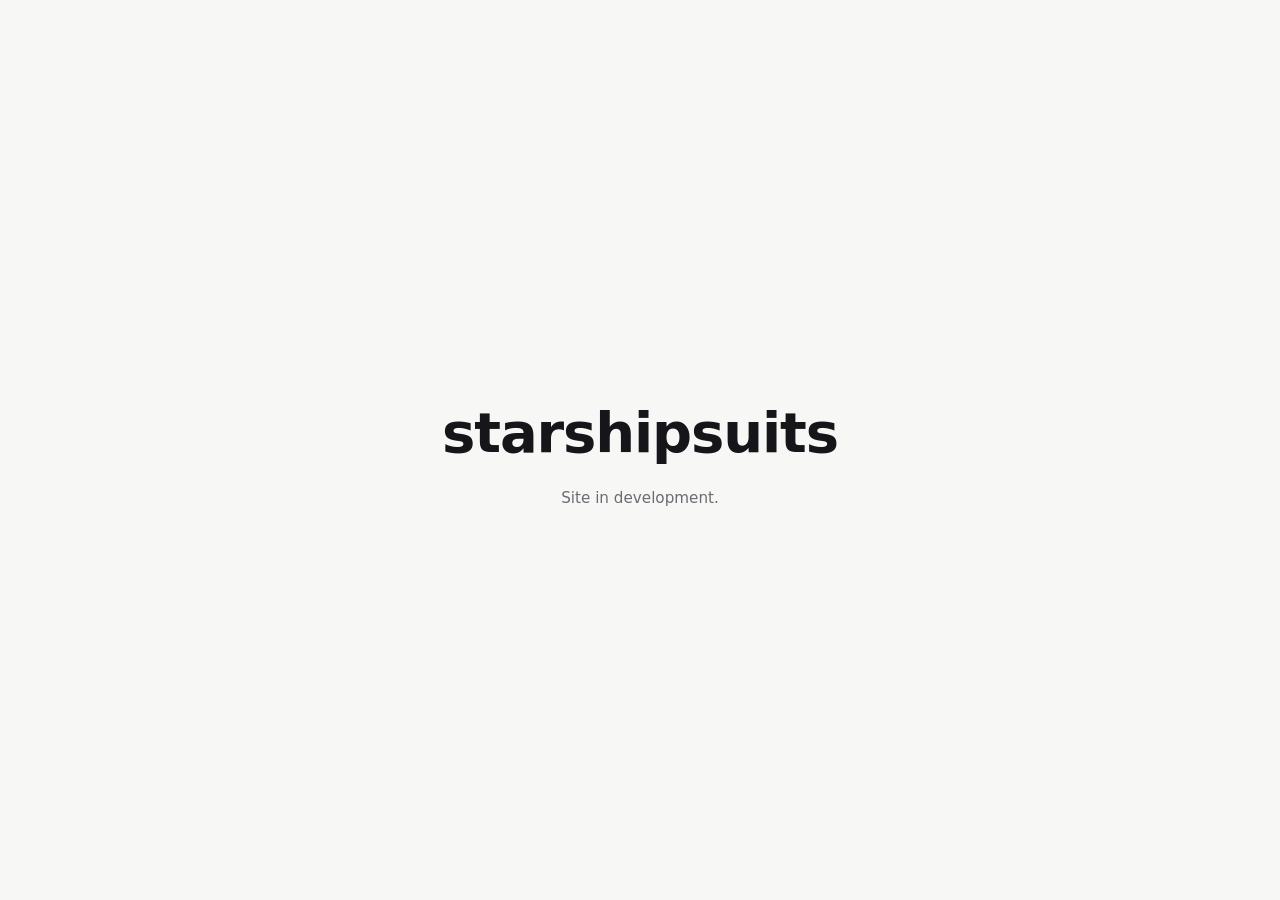
<file: index.html>
<!doctype html>
<html lang="en">
  <head>
    <meta charset="utf-8" />
    <meta name="viewport" content="width=device-width, initial-scale=1" />

    <!--
      Staging CSP. GitHub Pages cannot set HTTP response headers, so the policy
      lives here. A meta CSP cannot express frame-ancestors, so the production
      host must set the real header - see README.
    -->
    <meta
      http-equiv="Content-Security-Policy"
      content="default-src 'self'; base-uri 'none'; form-action 'none'; object-src 'none'; img-src 'self' data:; style-src 'self'"
    />
    <meta name="referrer" content="strict-origin-when-cross-origin" />

    <title>starshipsuits</title>
    <meta name="description" content="starshipsuits" />

    <link rel="stylesheet" href="assets/css/styles.css" />
  </head>
  <body>
    <main class="placeholder">
      <p class="wordmark">starshipsuits</p>
      <p class="note">Site in development.</p>
    </main>
  </body>
</html>
</file>
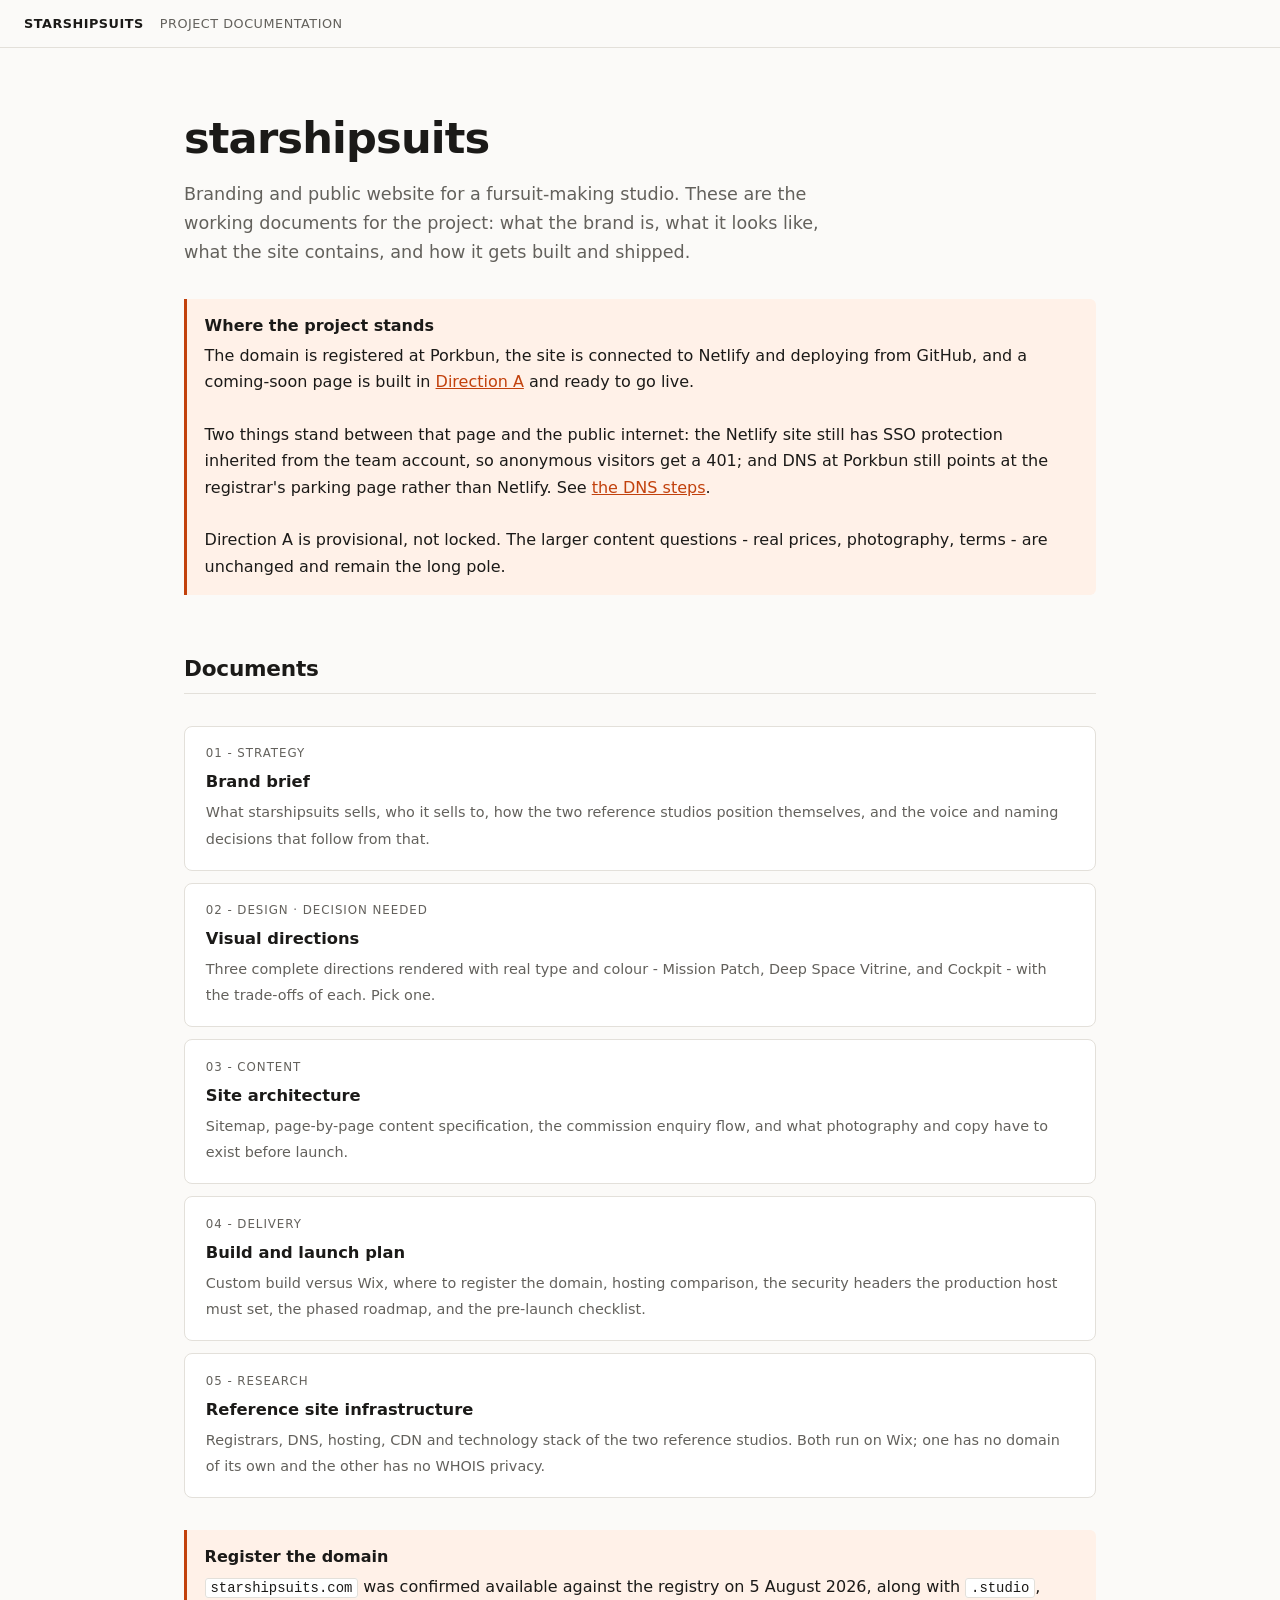
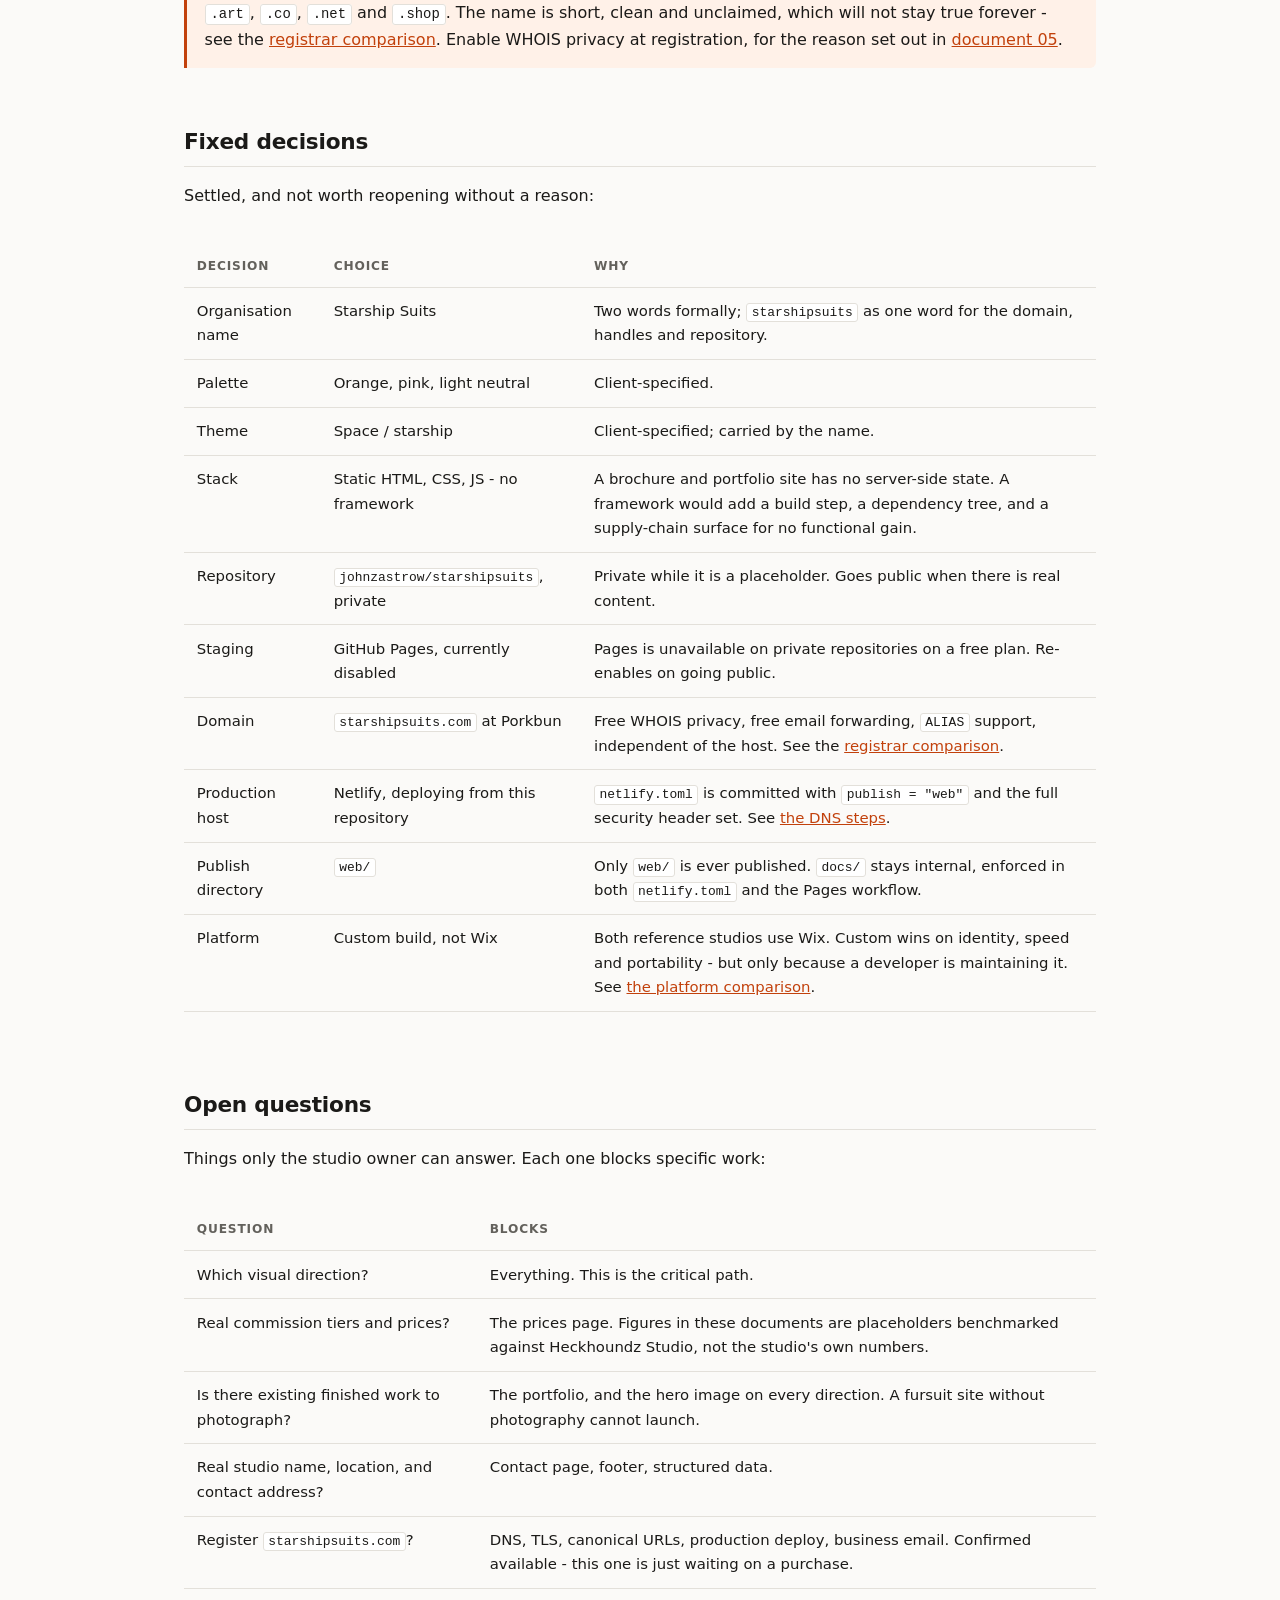
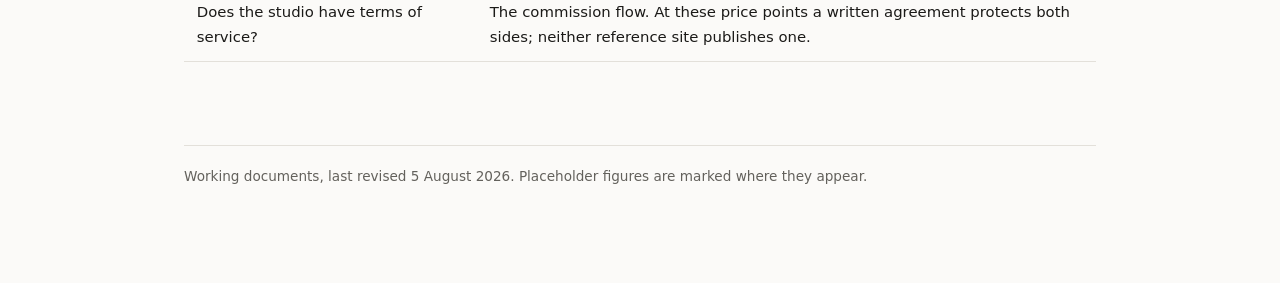
<file: docs/index.html>
<!doctype html>
<html lang="en">
<head>
<meta charset="utf-8">
<meta name="viewport" content="width=device-width,initial-scale=1">
<title>starshipsuits - project documentation</title>
<link rel="stylesheet" href="assets/docs.css">
</head>
<body>
<nav class="crumb"><strong>starshipsuits</strong> <span class="muted">project documentation</span></nav>

<main class="doc">

<h1>starshipsuits</h1>
<p class="lede">Branding and public website for a fursuit-making studio. These are the working
documents for the project: what the brand is, what it looks like, what the site contains, and how
it gets built and shipped.</p>

<div class="note">
  <b>Where the project stands</b>
  The domain is registered at Porkbun, the site is connected to Netlify and deploying from GitHub,
  and a coming-soon page is built in <a href="02-visual-directions.html">Direction A</a> and ready
  to go live.
  <br><br>
  Two things stand between that page and the public internet: the Netlify site still has SSO
  protection inherited from the team account, so anonymous visitors get a 401; and DNS at Porkbun
  still points at the registrar's parking page rather than Netlify. See
  <a href="04-build-plan.html#dns">the DNS steps</a>.
  <br><br>
  Direction A is provisional, not locked. The larger content questions - real prices, photography,
  terms - are unchanged and remain the long pole.
</div>

<h2>Documents</h2>

<div class="toc">
  <a href="01-brand-brief.html">
    <em>01 - Strategy</em>
    <b>Brand brief</b>
    <span>What starshipsuits sells, who it sells to, how the two reference studios position
    themselves, and the voice and naming decisions that follow from that.</span>
  </a>
  <a href="02-visual-directions.html">
    <em>02 - Design &middot; decision needed</em>
    <b>Visual directions</b>
    <span>Three complete directions rendered with real type and colour - Mission Patch, Deep Space
    Vitrine, and Cockpit - with the trade-offs of each. Pick one.</span>
  </a>
  <a href="03-site-architecture.html">
    <em>03 - Content</em>
    <b>Site architecture</b>
    <span>Sitemap, page-by-page content specification, the commission enquiry flow, and what
    photography and copy have to exist before launch.</span>
  </a>
  <a href="04-build-plan.html">
    <em>04 - Delivery</em>
    <b>Build and launch plan</b>
    <span>Custom build versus Wix, where to register the domain, hosting comparison, the security
    headers the production host must set, the phased roadmap, and the pre-launch checklist.</span>
  </a>
  <a href="05-reference-infrastructure.html">
    <em>05 - Research</em>
    <b>Reference site infrastructure</b>
    <span>Registrars, DNS, hosting, CDN and technology stack of the two reference studios. Both run
    on Wix; one has no domain of its own and the other has no WHOIS privacy.</span>
  </a>
</div>

<div class="note">
  <b>Register the domain</b>
  <code>starshipsuits.com</code> was confirmed available against the registry on 5 August 2026,
  along with <code>.studio</code>, <code>.art</code>, <code>.co</code>, <code>.net</code> and
  <code>.shop</code>. The name is short, clean and unclaimed, which will not stay true forever -
  see the <a href="04-build-plan.html#registrar">registrar comparison</a>. Enable WHOIS privacy at
  registration, for the reason set out in <a href="05-reference-infrastructure.html">document 05</a>.
</div>

<h2>Fixed decisions</h2>
<p>Settled, and not worth reopening without a reason:</p>

<div class="wide">
<table>
  <thead><tr><th>Decision</th><th>Choice</th><th>Why</th></tr></thead>
  <tbody>
    <tr><td>Organisation name</td><td>Starship Suits</td>
        <td>Two words formally; <code>starshipsuits</code> as one word for the domain, handles and
        repository.</td></tr>
    <tr><td>Palette</td><td>Orange, pink, light neutral</td><td>Client-specified.</td></tr>
    <tr><td>Theme</td><td>Space / starship</td><td>Client-specified; carried by the name.</td></tr>
    <tr><td>Stack</td><td>Static HTML, CSS, JS - no framework</td>
        <td>A brochure and portfolio site has no server-side state. A framework would add a build
        step, a dependency tree, and a supply-chain surface for no functional gain.</td></tr>
    <tr><td>Repository</td><td><code>johnzastrow/starshipsuits</code>, private</td>
        <td>Private while it is a placeholder. Goes public when there is real content.</td></tr>
    <tr><td>Staging</td><td>GitHub Pages, currently disabled</td>
        <td>Pages is unavailable on private repositories on a free plan. Re-enables on going public.</td></tr>
    <tr><td>Domain</td><td><code>starshipsuits.com</code> at Porkbun</td>
        <td>Free WHOIS privacy, free email forwarding, <code>ALIAS</code> support, independent of
        the host. See the <a href="04-build-plan.html#registrar">registrar comparison</a>.</td></tr>
    <tr><td>Production host</td><td>Netlify, deploying from this repository</td>
        <td><code>netlify.toml</code> is committed with <code>publish = "web"</code> and the full
        security header set. See <a href="04-build-plan.html#dns">the DNS steps</a>.</td></tr>
    <tr><td>Publish directory</td><td><code>web/</code></td>
        <td>Only <code>web/</code> is ever published. <code>docs/</code> stays internal, enforced in
        both <code>netlify.toml</code> and the Pages workflow.</td></tr>
    <tr><td>Platform</td><td>Custom build, not Wix</td>
        <td>Both reference studios use Wix. Custom wins on identity, speed and portability - but
        only because a developer is maintaining it. See
        <a href="04-build-plan.html#platform">the platform comparison</a>.</td></tr>
  </tbody>
</table>
</div>

<h2>Open questions</h2>
<p>Things only the studio owner can answer. Each one blocks specific work:</p>

<div class="wide">
<table>
  <thead><tr><th>Question</th><th>Blocks</th></tr></thead>
  <tbody>
    <tr><td>Which visual direction?</td><td>Everything. This is the critical path.</td></tr>
    <tr><td>Real commission tiers and prices?</td>
        <td>The prices page. Figures in these documents are placeholders benchmarked against
        Heckhoundz Studio, not the studio's own numbers.</td></tr>
    <tr><td>Is there existing finished work to photograph?</td>
        <td>The portfolio, and the hero image on every direction. A fursuit site without
        photography cannot launch.</td></tr>
    <tr><td>Real studio name, location, and contact address?</td>
        <td>Contact page, footer, structured data.</td></tr>
    <tr><td>Register <code>starshipsuits.com</code>?</td>
        <td>DNS, TLS, canonical URLs, production deploy, business email. Confirmed available -
        this one is just waiting on a purchase.</td></tr>
    <tr><td>Does the studio have terms of service?</td>
        <td>The commission flow. At these price points a written agreement protects both sides;
        neither reference site publishes one.</td></tr>
  </tbody>
</table>
</div>

<footer>
  Working documents, last revised 5 August 2026. Placeholder figures are marked where they appear.
</footer>

</main>
</body>
</html>
</file>
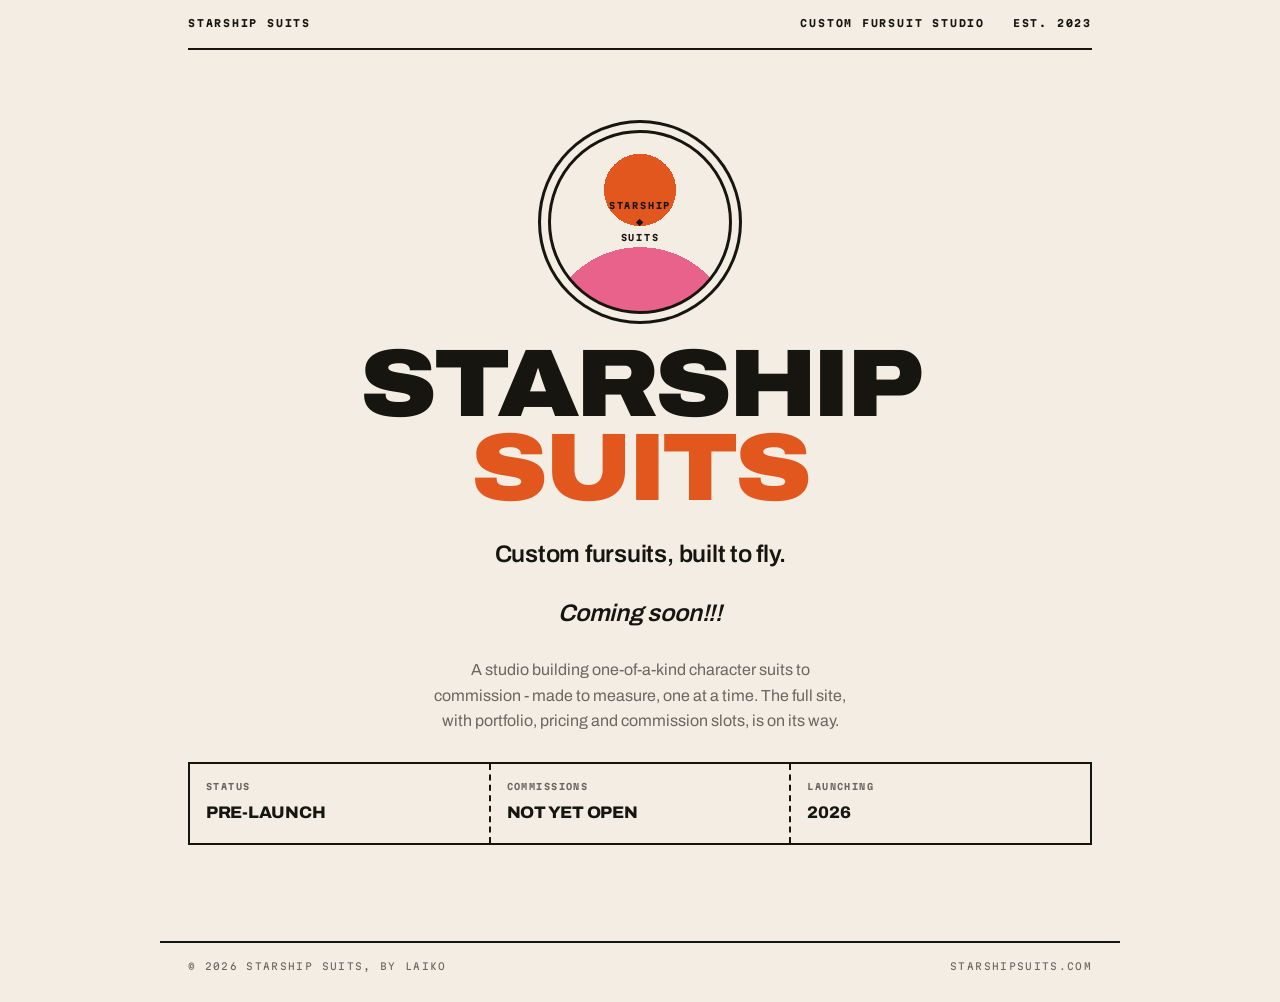
<file: web/index.html>
<!doctype html>
<html lang="en">
  <head>
    <meta charset="utf-8" />
    <meta name="viewport" content="width=device-width, initial-scale=1" />

    <!--
      Staging CSP, for GitHub Pages, which cannot set HTTP response headers.
      In production Netlify sets the real headers from netlify.toml - including
      frame-ancestors, which a meta CSP cannot express.
    -->
    <meta
      http-equiv="Content-Security-Policy"
      content="default-src 'self'; base-uri 'none'; form-action 'none'; object-src 'none'; img-src 'self' data:; style-src 'self'; script-src 'none'"
    />
    <meta name="referrer" content="strict-origin-when-cross-origin" />

    <title>Starship Suits - custom fursuit studio</title>
    <meta
      name="description"
      content="Starship Suits is a fursuit studio building one-of-a-kind custom character suits to commission. Site launching soon."
    />
    <meta name="theme-color" content="#f3ede3" />

    <meta property="og:type" content="website" />
    <meta property="og:title" content="Starship Suits - custom fursuit studio" />
    <meta
      property="og:description"
      content="One-of-a-kind custom character suits, built to commission. Launching soon."
    />
    <meta property="og:url" content="https://starshipsuits.com/" />
    <link rel="canonical" href="https://starshipsuits.com/" />

    <link rel="icon" href="assets/favicon.svg" type="image/svg+xml" />
    <link
      rel="preload"
      href="assets/fonts/archivo-latin-var.woff2"
      as="font"
      type="font/woff2"
      crossorigin
    />
    <link rel="stylesheet" href="assets/css/styles.css" />
  </head>
  <body>
    <div class="shell">
      <header class="manifest">
        <span>Starship Suits</span>
        <span class="spacer">Custom fursuit studio</span>
        <span>Est. 2023</span>
      </header>

      <main class="hero">
        <div class="patch" role="img" aria-label="Starship Suits mission patch">
          <span>Starship<br />&#9670;<br />Suits</span>
        </div>

        <h1 class="wordmark">Starship<span class="b">Suits</span></h1>

        <p class="tagline">Custom fursuits, built to fly.</p>

        <p class="tagline"><i>Coming soon!!!</i></p>

        <p class="blurb">
          A studio building one-of-a-kind character suits to commission - made to
          measure, one at a time. The full site, with portfolio, pricing and
          commission slots, is on its way.
        </p>

        <!--
          TODO before launch: replace with the studio's real contact route.
          Deliberately omitted rather than invented - a placeholder address on a
          live page collects nothing and costs trust.

          <p class="blurb"><a href="mailto:hello@starshipsuits.com">hello@starshipsuits.com</a></p>
        -->

        <div class="stub">
          <div>
            <b>Status</b>
            <p>Pre-launch</p>
          </div>
          <div>
            <b>Commissions</b>
            <p>Not yet open</p>
          </div>
          <div>
            <b>Launching</b>
            <p>2026</p>
          </div>
        </div>
      </main>
    </div>

    <footer class="foot">
      <span>&copy; 2026 Starship Suits, by Laiko</span>
      <span class="spacer">starshipsuits.com</span>
    </footer>
  </body>
</html>
</file>
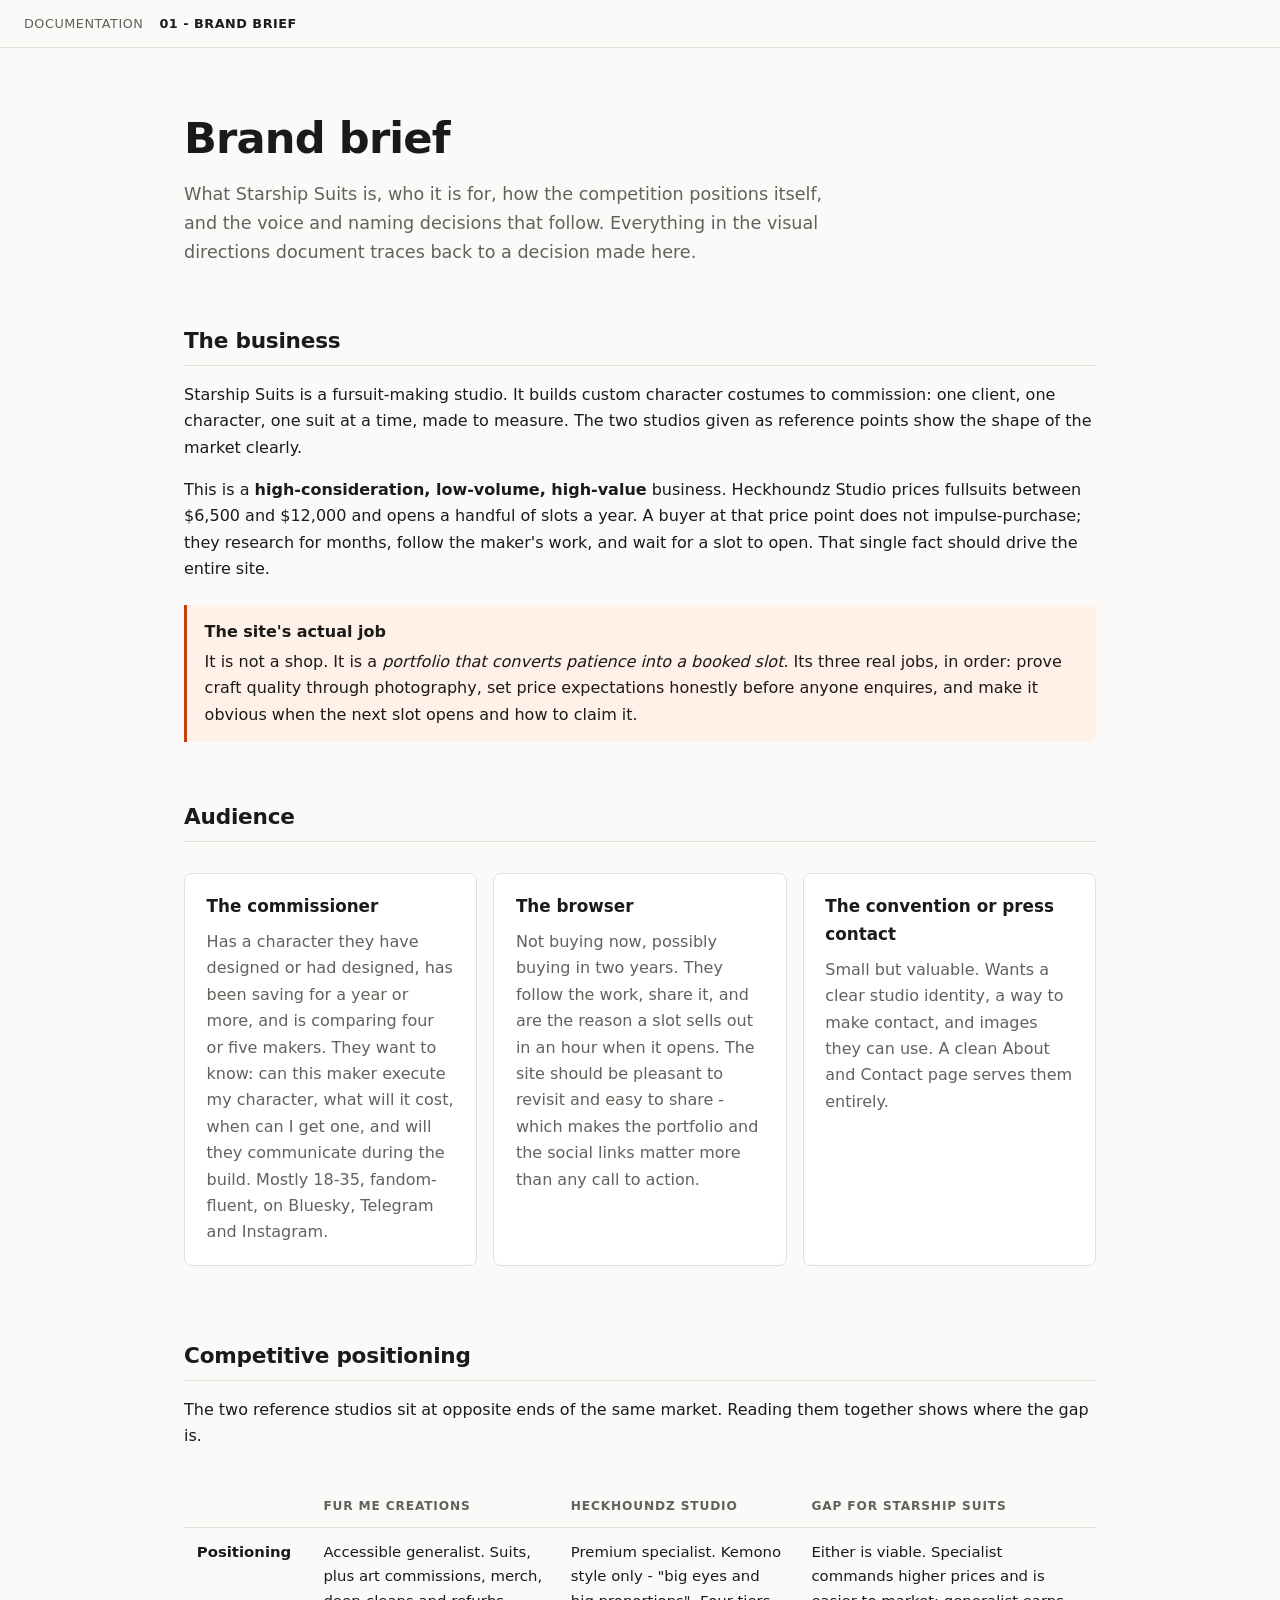
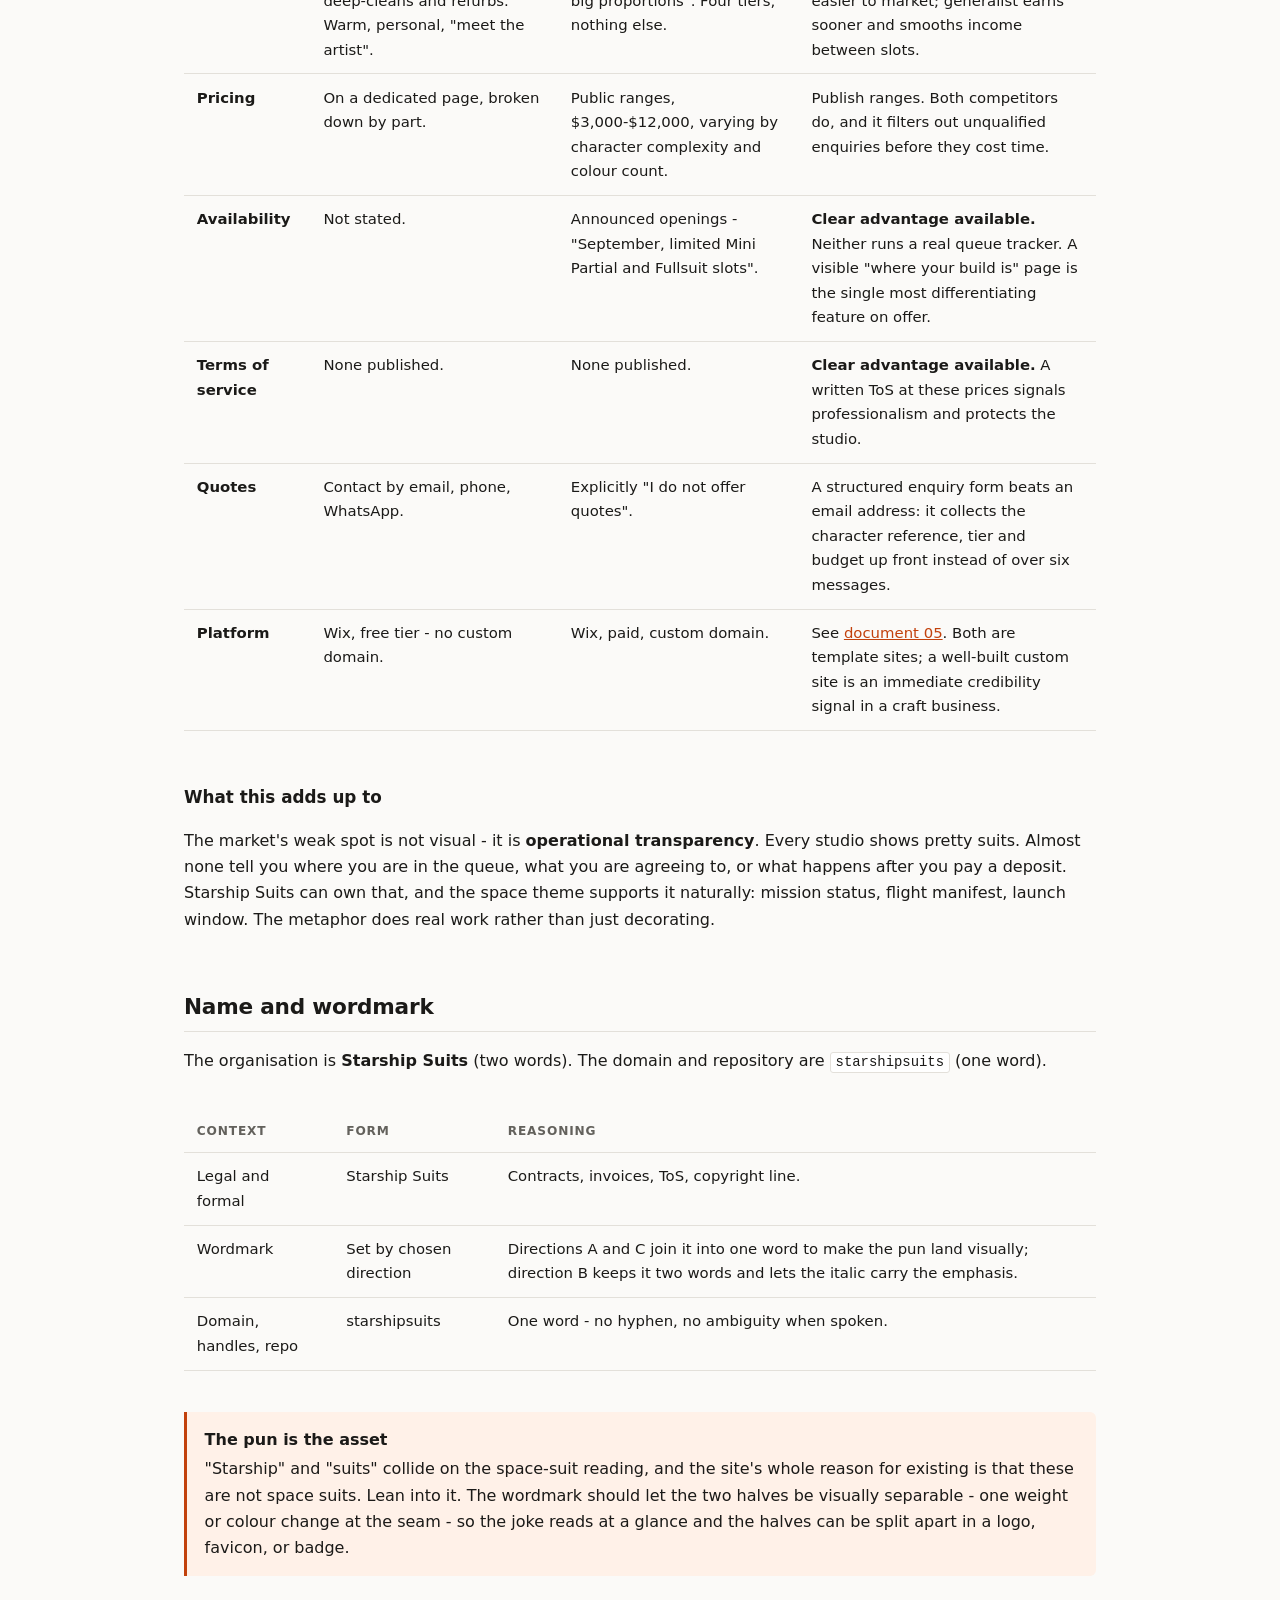
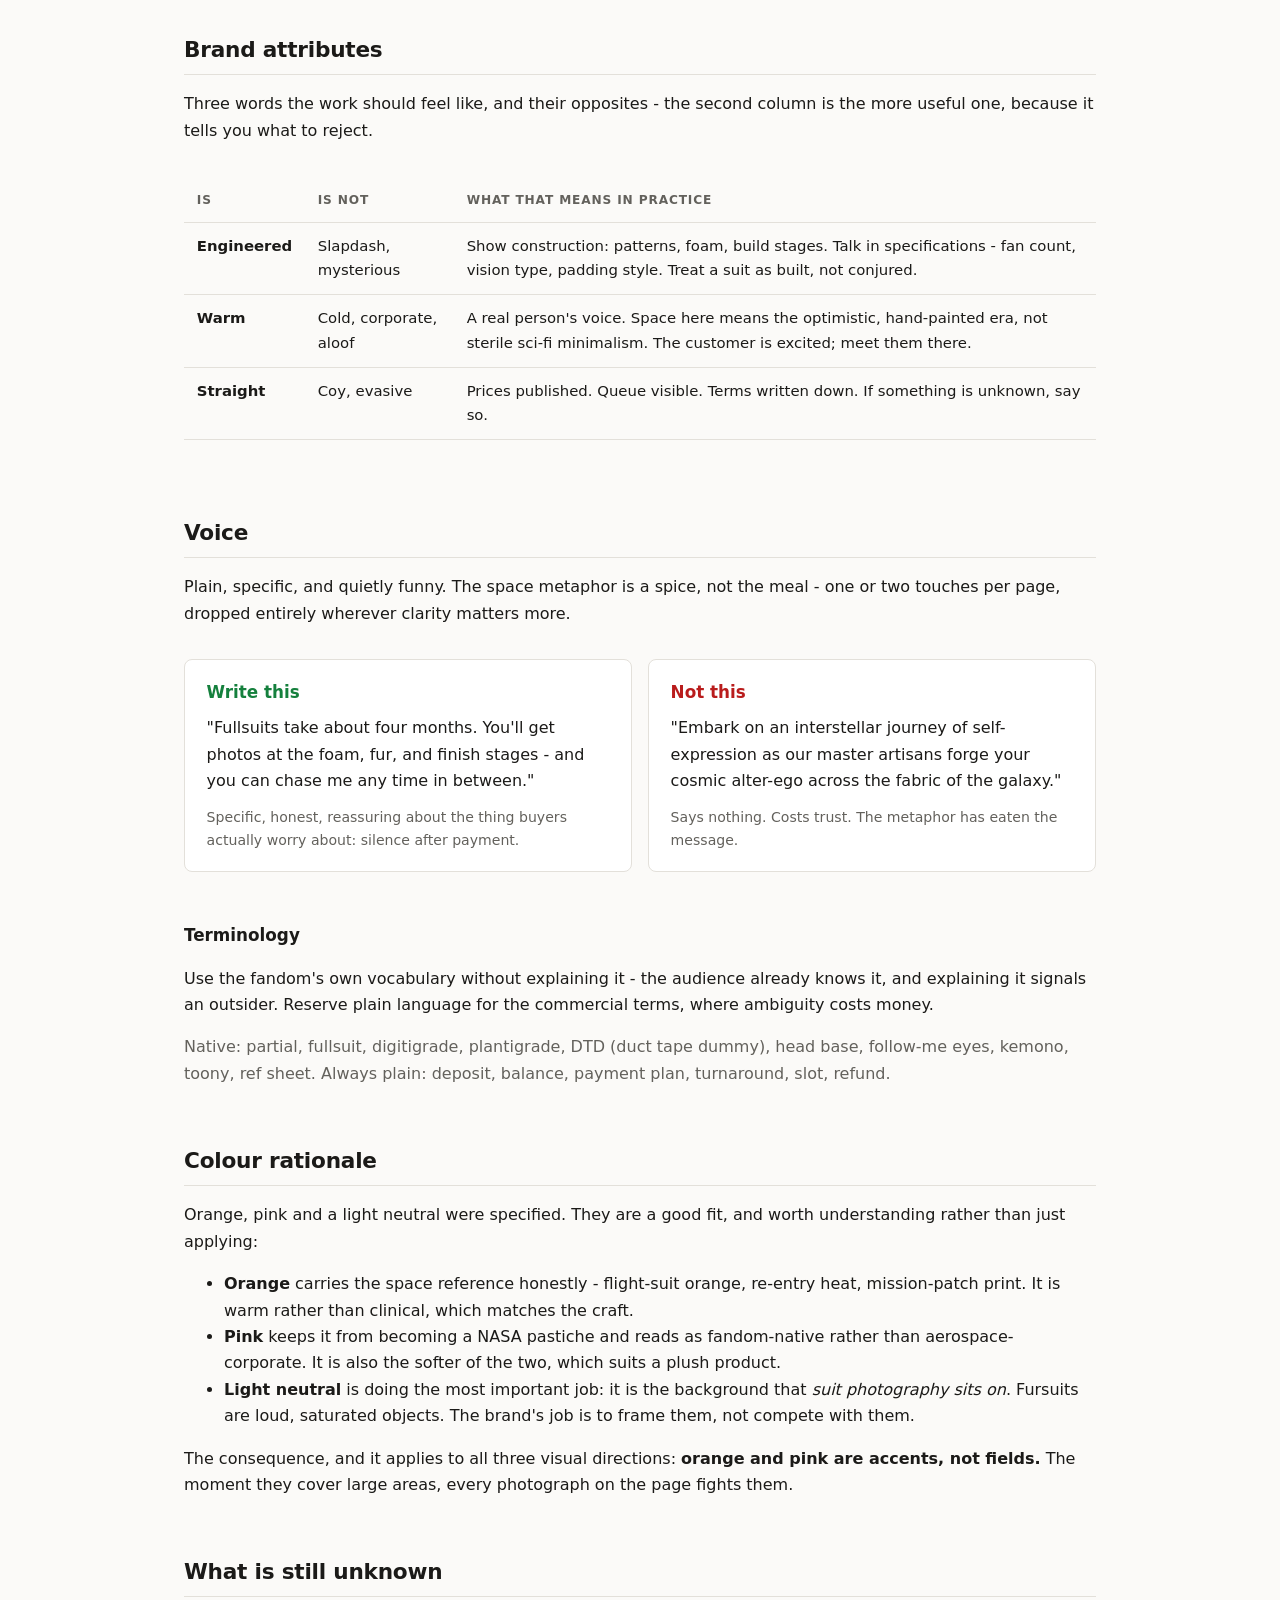
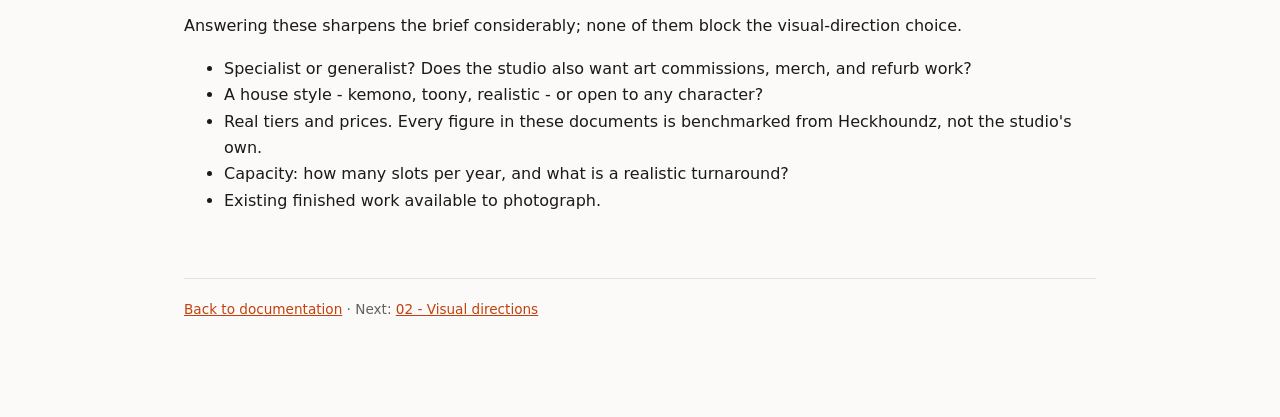
<file: docs/01-brand-brief.html>
<!doctype html>
<html lang="en">
<head>
<meta charset="utf-8">
<meta name="viewport" content="width=device-width,initial-scale=1">
<title>01 - Brand brief - Starship Suits</title>
<link rel="stylesheet" href="assets/docs.css">
</head>
<body>
<nav class="crumb"><a href="index.html">Documentation</a> <strong>01 - Brand brief</strong></nav>

<main class="doc">

<h1>Brand brief</h1>
<p class="lede">What Starship Suits is, who it is for, how the competition positions itself, and the
voice and naming decisions that follow. Everything in the visual directions document traces back
to a decision made here.</p>

<h2>The business</h2>
<p>Starship Suits is a fursuit-making studio. It builds custom character costumes to commission:
one client, one character, one suit at a time, made to measure. The two studios given as reference
points show the shape of the market clearly.</p>

<p>This is a <b>high-consideration, low-volume, high-value</b> business. Heckhoundz Studio prices
fullsuits between $6,500 and $12,000 and opens a handful of slots a year. A buyer at that price
point does not impulse-purchase; they research for months, follow the maker's work, and wait for a
slot to open. That single fact should drive the entire site.</p>

<div class="note">
  <b>The site's actual job</b>
  It is not a shop. It is a <em>portfolio that converts patience into a booked slot</em>. Its three
  real jobs, in order: prove craft quality through photography, set price expectations honestly
  before anyone enquires, and make it obvious when the next slot opens and how to claim it.
</div>

<h2>Audience</h2>

<div class="grid">
  <div class="card">
    <h3 style="margin-top:0">The commissioner</h3>
    <p class="muted" style="margin:0">Has a character they have designed or had designed, has been
    saving for a year or more, and is comparing four or five makers. They want to know: can this
    maker execute my character, what will it cost, when can I get one, and will they communicate
    during the build. Mostly 18-35, fandom-fluent, on Bluesky, Telegram and Instagram.</p>
  </div>
  <div class="card">
    <h3 style="margin-top:0">The browser</h3>
    <p class="muted" style="margin:0">Not buying now, possibly buying in two years. They follow the
    work, share it, and are the reason a slot sells out in an hour when it opens. The site should
    be pleasant to revisit and easy to share - which makes the portfolio and the social links
    matter more than any call to action.</p>
  </div>
  <div class="card">
    <h3 style="margin-top:0">The convention or press contact</h3>
    <p class="muted" style="margin:0">Small but valuable. Wants a clear studio identity, a way to
    make contact, and images they can use. A clean About and Contact page serves them entirely.</p>
  </div>
</div>

<h2>Competitive positioning</h2>
<p>The two reference studios sit at opposite ends of the same market. Reading them together shows
where the gap is.</p>

<div class="wide">
<table>
  <thead><tr><th></th><th>Fur Me Creations</th><th>Heckhoundz Studio</th><th>Gap for Starship Suits</th></tr></thead>
  <tbody>
    <tr>
      <td><b>Positioning</b></td>
      <td>Accessible generalist. Suits, plus art commissions, merch, deep-cleans and refurbs.
      Warm, personal, "meet the artist".</td>
      <td>Premium specialist. Kemono style only - "big eyes and big proportions". Four tiers,
      nothing else.</td>
      <td>Either is viable. Specialist commands higher prices and is easier to market; generalist
      earns sooner and smooths income between slots.</td>
    </tr>
    <tr>
      <td><b>Pricing</b></td>
      <td>On a dedicated page, broken down by part.</td>
      <td>Public ranges, $3,000-$12,000, varying by character complexity and colour count.</td>
      <td>Publish ranges. Both competitors do, and it filters out unqualified enquiries before they
      cost time.</td>
    </tr>
    <tr>
      <td><b>Availability</b></td>
      <td>Not stated.</td>
      <td>Announced openings - "September, limited Mini Partial and Fullsuit slots".</td>
      <td><b>Clear advantage available.</b> Neither runs a real queue tracker. A visible
      "where your build is" page is the single most differentiating feature on offer.</td>
    </tr>
    <tr>
      <td><b>Terms of service</b></td>
      <td>None published.</td>
      <td>None published.</td>
      <td><b>Clear advantage available.</b> A written ToS at these prices signals professionalism
      and protects the studio.</td>
    </tr>
    <tr>
      <td><b>Quotes</b></td>
      <td>Contact by email, phone, WhatsApp.</td>
      <td>Explicitly "I do not offer quotes".</td>
      <td>A structured enquiry form beats an email address: it collects the character reference,
      tier and budget up front instead of over six messages.</td>
    </tr>
    <tr>
      <td><b>Platform</b></td>
      <td>Wix, free tier - no custom domain.</td>
      <td>Wix, paid, custom domain.</td>
      <td>See <a href="05-reference-infrastructure.html">document 05</a>. Both are template sites;
      a well-built custom site is an immediate credibility signal in a craft business.</td>
    </tr>
  </tbody>
</table>
</div>

<h3>What this adds up to</h3>
<p>The market's weak spot is not visual - it is <b>operational transparency</b>. Every studio shows
pretty suits. Almost none tell you where you are in the queue, what you are agreeing to, or what
happens after you pay a deposit. Starship Suits can own that, and the space theme supports it
naturally: mission status, flight manifest, launch window. The metaphor does real work rather than
just decorating.</p>

<h2>Name and wordmark</h2>
<p>The organisation is <b>Starship Suits</b> (two words). The domain and repository are
<code>starshipsuits</code> (one word).</p>

<div class="wide">
<table>
  <thead><tr><th>Context</th><th>Form</th><th>Reasoning</th></tr></thead>
  <tbody>
    <tr><td>Legal and formal</td><td>Starship Suits</td><td>Contracts, invoices, ToS, copyright line.</td></tr>
    <tr><td>Wordmark</td><td>Set by chosen direction</td>
        <td>Directions A and C join it into one word to make the pun land visually; direction B keeps
        it two words and lets the italic carry the emphasis.</td></tr>
    <tr><td>Domain, handles, repo</td><td>starshipsuits</td><td>One word - no hyphen, no ambiguity when spoken.</td></tr>
  </tbody>
</table>
</div>

<div class="note">
  <b>The pun is the asset</b>
  "Starship" and "suits" collide on the space-suit reading, and the site's whole reason for
  existing is that these are not space suits. Lean into it. The wordmark should let the two halves
  be visually separable - one weight or colour change at the seam - so the joke reads at a glance
  and the halves can be split apart in a logo, favicon, or badge.
</div>

<h2>Brand attributes</h2>
<p>Three words the work should feel like, and their opposites - the second column is the more
useful one, because it tells you what to reject.</p>

<div class="wide">
<table>
  <thead><tr><th>Is</th><th>Is not</th><th>What that means in practice</th></tr></thead>
  <tbody>
    <tr><td><b>Engineered</b></td><td>Slapdash, mysterious</td>
        <td>Show construction: patterns, foam, build stages. Talk in specifications - fan count,
        vision type, padding style. Treat a suit as built, not conjured.</td></tr>
    <tr><td><b>Warm</b></td><td>Cold, corporate, aloof</td>
        <td>A real person's voice. Space here means the optimistic, hand-painted era, not sterile
        sci-fi minimalism. The customer is excited; meet them there.</td></tr>
    <tr><td><b>Straight</b></td><td>Coy, evasive</td>
        <td>Prices published. Queue visible. Terms written down. If something is unknown, say so.</td></tr>
  </tbody>
</table>
</div>

<h2>Voice</h2>
<p>Plain, specific, and quietly funny. The space metaphor is a spice, not the meal - one or two
touches per page, dropped entirely wherever clarity matters more.</p>

<div class="grid">
  <div class="card">
    <h3 style="margin-top:0;color:var(--ok)">Write this</h3>
    <p style="margin:0">"Fullsuits take about four months. You'll get photos at the foam, fur, and
    finish stages - and you can chase me any time in between."</p>
    <p class="muted" style="margin:.7rem 0 0;font-size:.88rem">Specific, honest, reassuring about the
    thing buyers actually worry about: silence after payment.</p>
  </div>
  <div class="card">
    <h3 style="margin-top:0;color:var(--stop)">Not this</h3>
    <p style="margin:0">"Embark on an interstellar journey of self-expression as our master
    artisans forge your cosmic alter-ego across the fabric of the galaxy."</p>
    <p class="muted" style="margin:.7rem 0 0;font-size:.88rem">Says nothing. Costs trust. The metaphor
    has eaten the message.</p>
  </div>
</div>

<h3>Terminology</h3>
<p>Use the fandom's own vocabulary without explaining it - the audience already knows it, and
explaining it signals an outsider. Reserve plain language for the commercial terms, where
ambiguity costs money.</p>
<p class="muted">Native: partial, fullsuit, digitigrade, plantigrade, DTD (duct tape dummy), head
base, follow-me eyes, kemono, toony, ref sheet. Always plain: deposit, balance, payment plan,
turnaround, slot, refund.</p>

<h2>Colour rationale</h2>
<p>Orange, pink and a light neutral were specified. They are a good fit, and worth understanding
rather than just applying:</p>
<ul>
  <li><b>Orange</b> carries the space reference honestly - flight-suit orange, re-entry heat,
  mission-patch print. It is warm rather than clinical, which matches the craft.</li>
  <li><b>Pink</b> keeps it from becoming a NASA pastiche and reads as fandom-native rather than
  aerospace-corporate. It is also the softer of the two, which suits a plush product.</li>
  <li><b>Light neutral</b> is doing the most important job: it is the background that <em>suit
  photography sits on</em>. Fursuits are loud, saturated objects. The brand's job is to frame them,
  not compete with them.</li>
</ul>
<p>The consequence, and it applies to all three visual directions: <b>orange and pink are accents,
not fields.</b> The moment they cover large areas, every photograph on the page fights them.</p>

<h2>What is still unknown</h2>
<p>Answering these sharpens the brief considerably; none of them block the visual-direction choice.</p>
<ul>
  <li>Specialist or generalist? Does the studio also want art commissions, merch, and refurb work?</li>
  <li>A house style - kemono, toony, realistic - or open to any character?</li>
  <li>Real tiers and prices. Every figure in these documents is benchmarked from Heckhoundz, not the studio's own.</li>
  <li>Capacity: how many slots per year, and what is a realistic turnaround?</li>
  <li>Existing finished work available to photograph.</li>
</ul>

<footer>
  <a href="index.html">Back to documentation</a> &middot; Next:
  <a href="02-visual-directions.html">02 - Visual directions</a>
</footer>

</main>
</body>
</html>
</file>
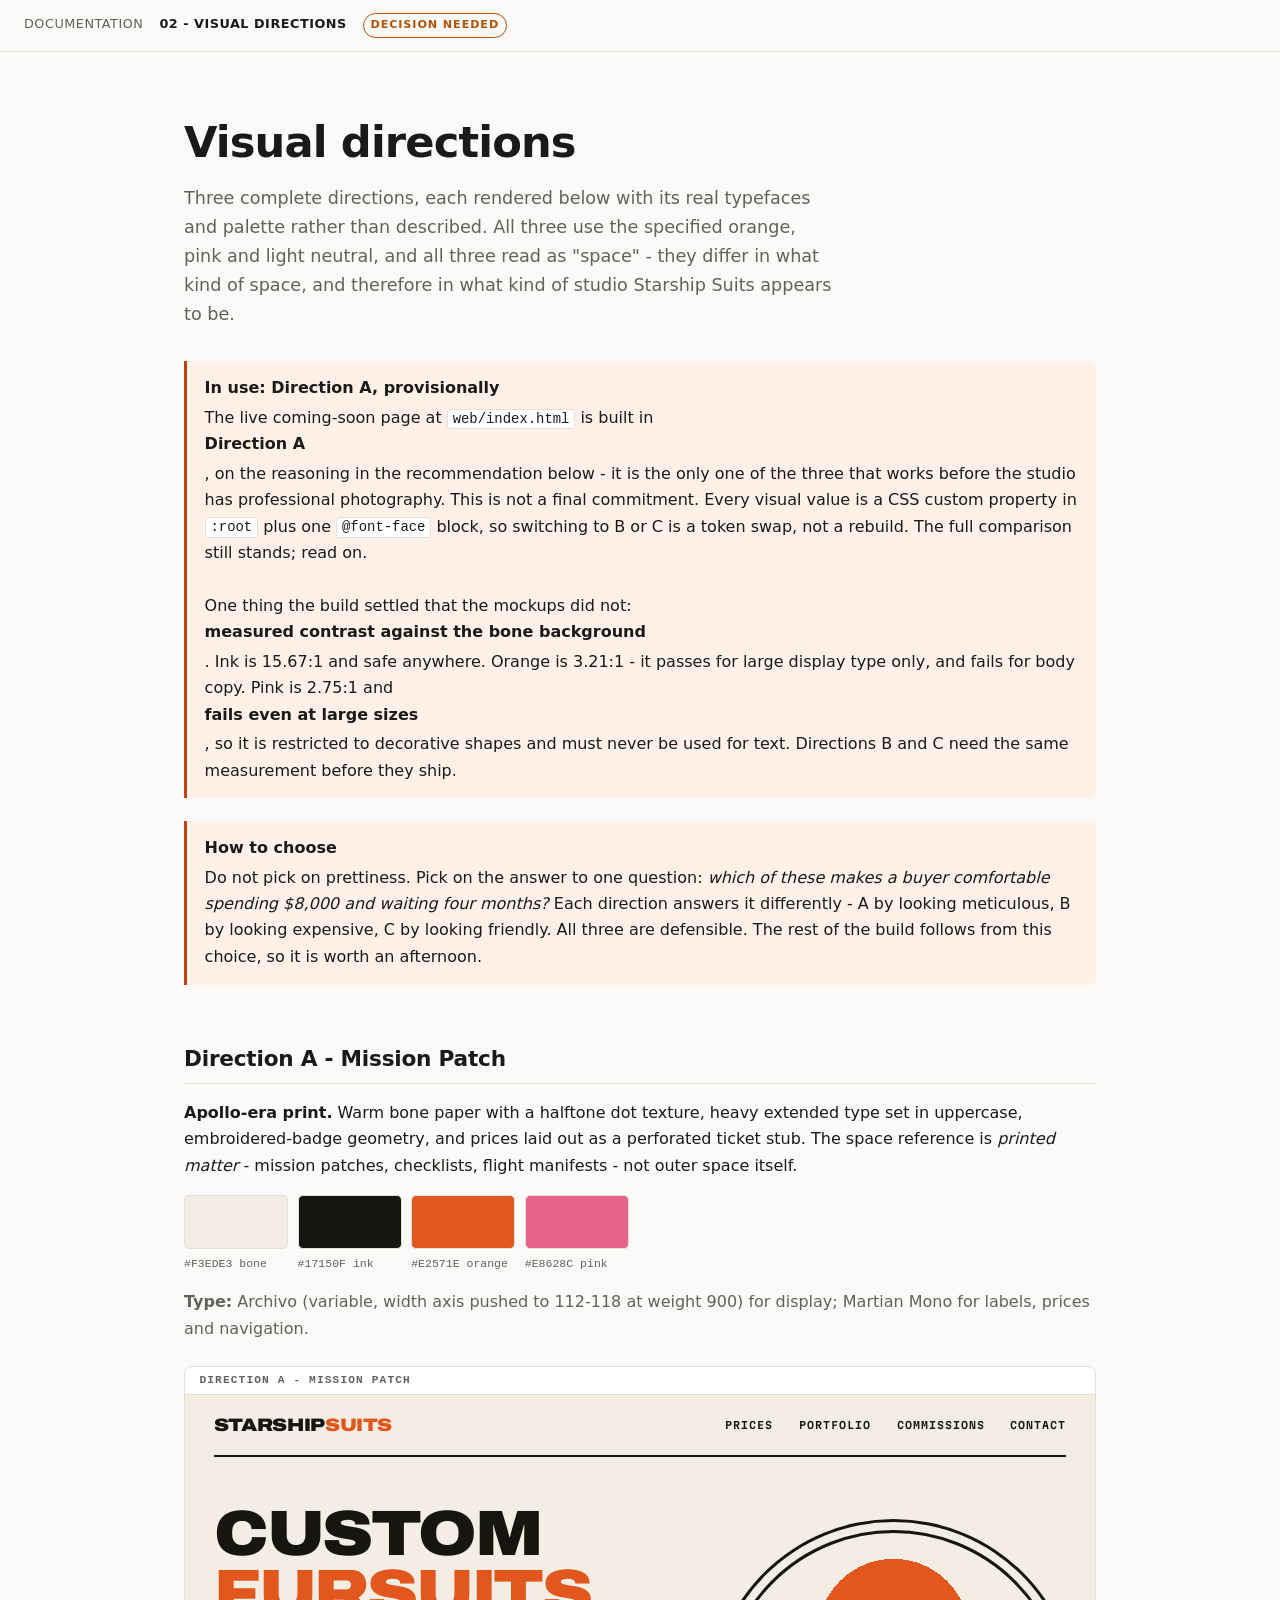
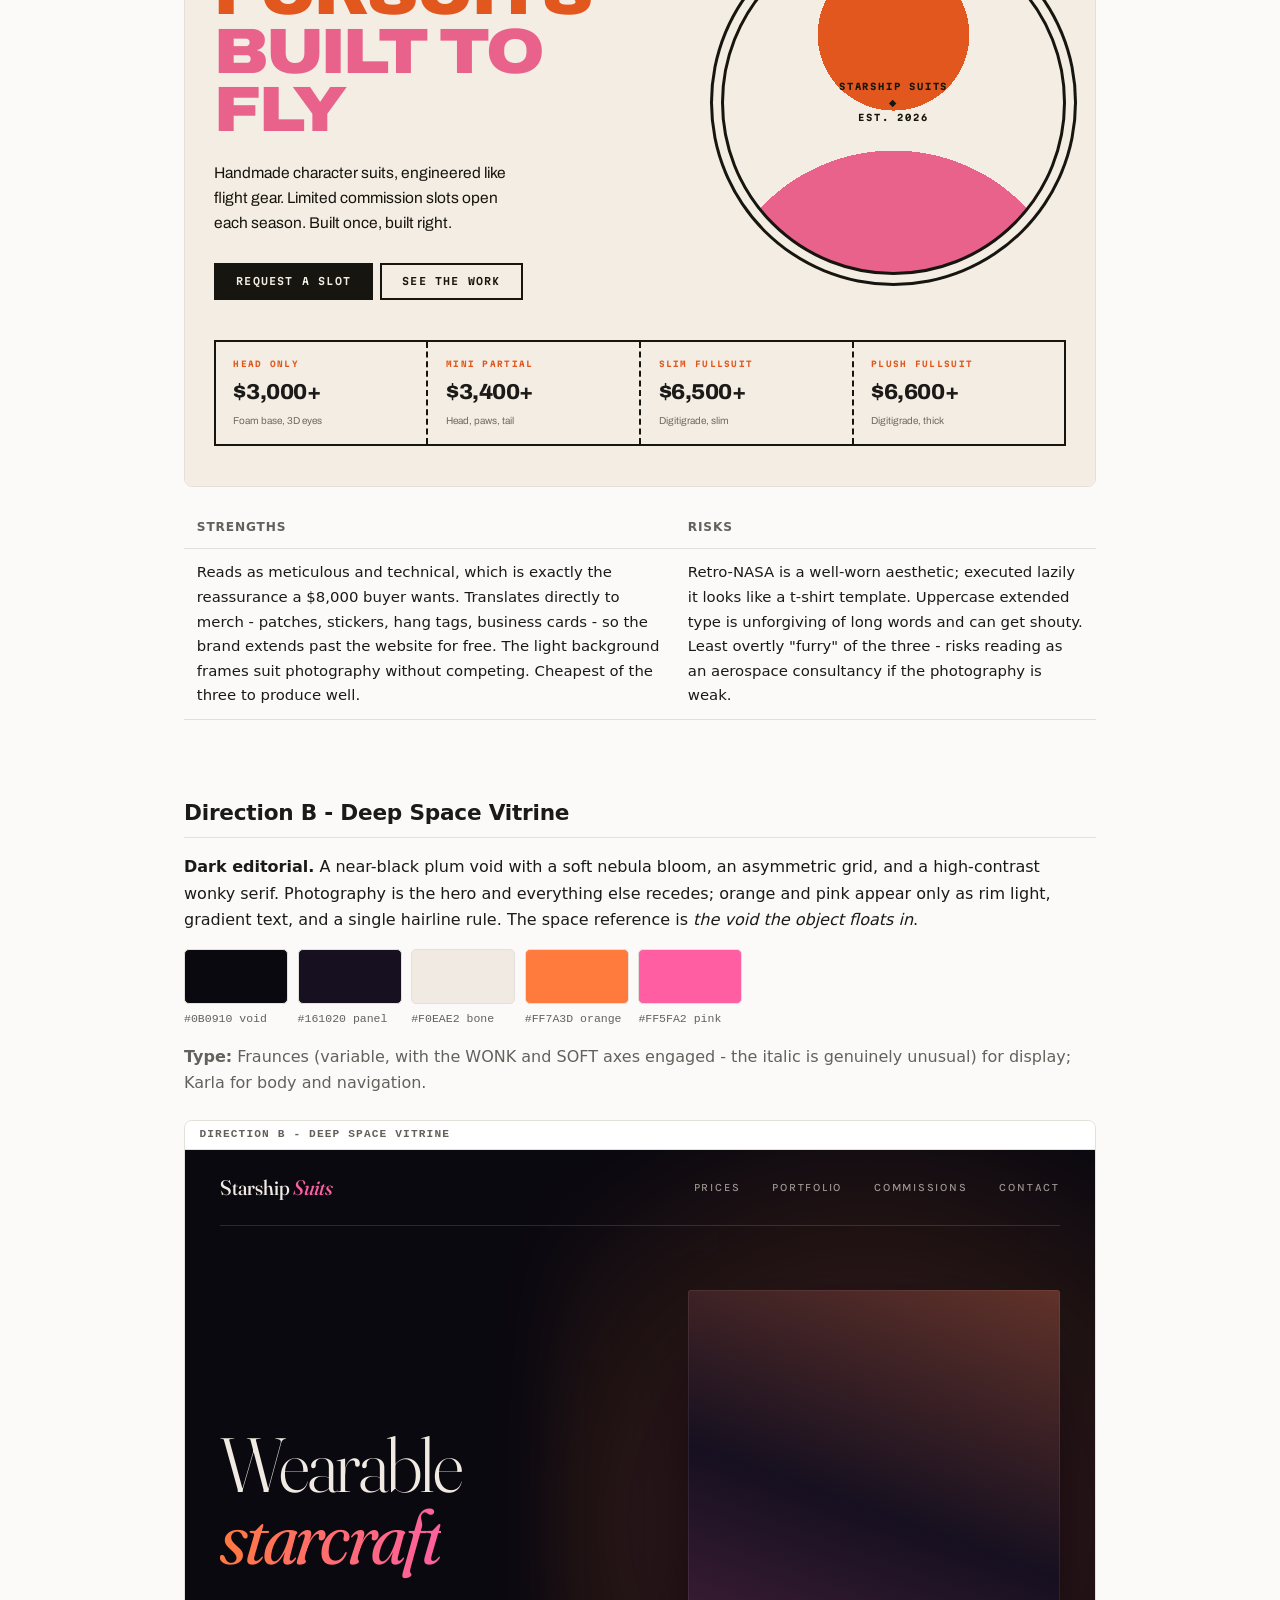
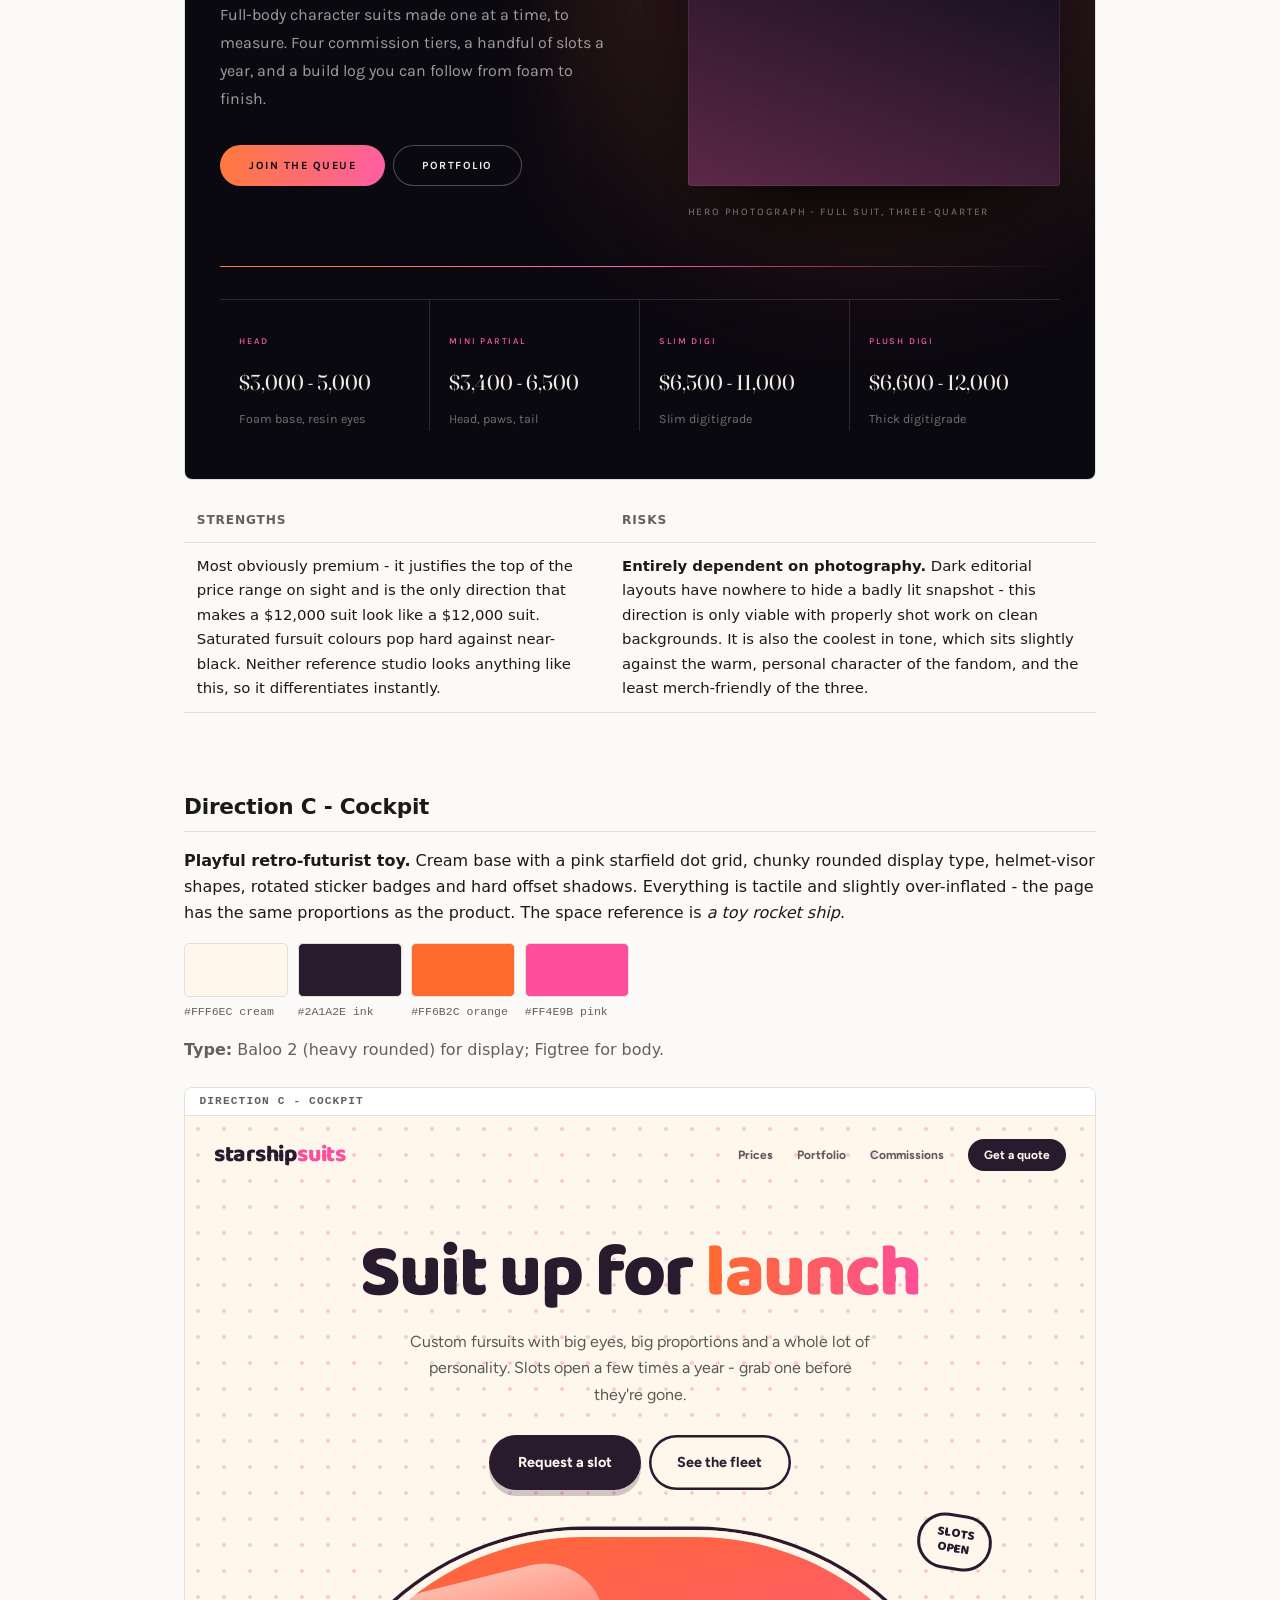
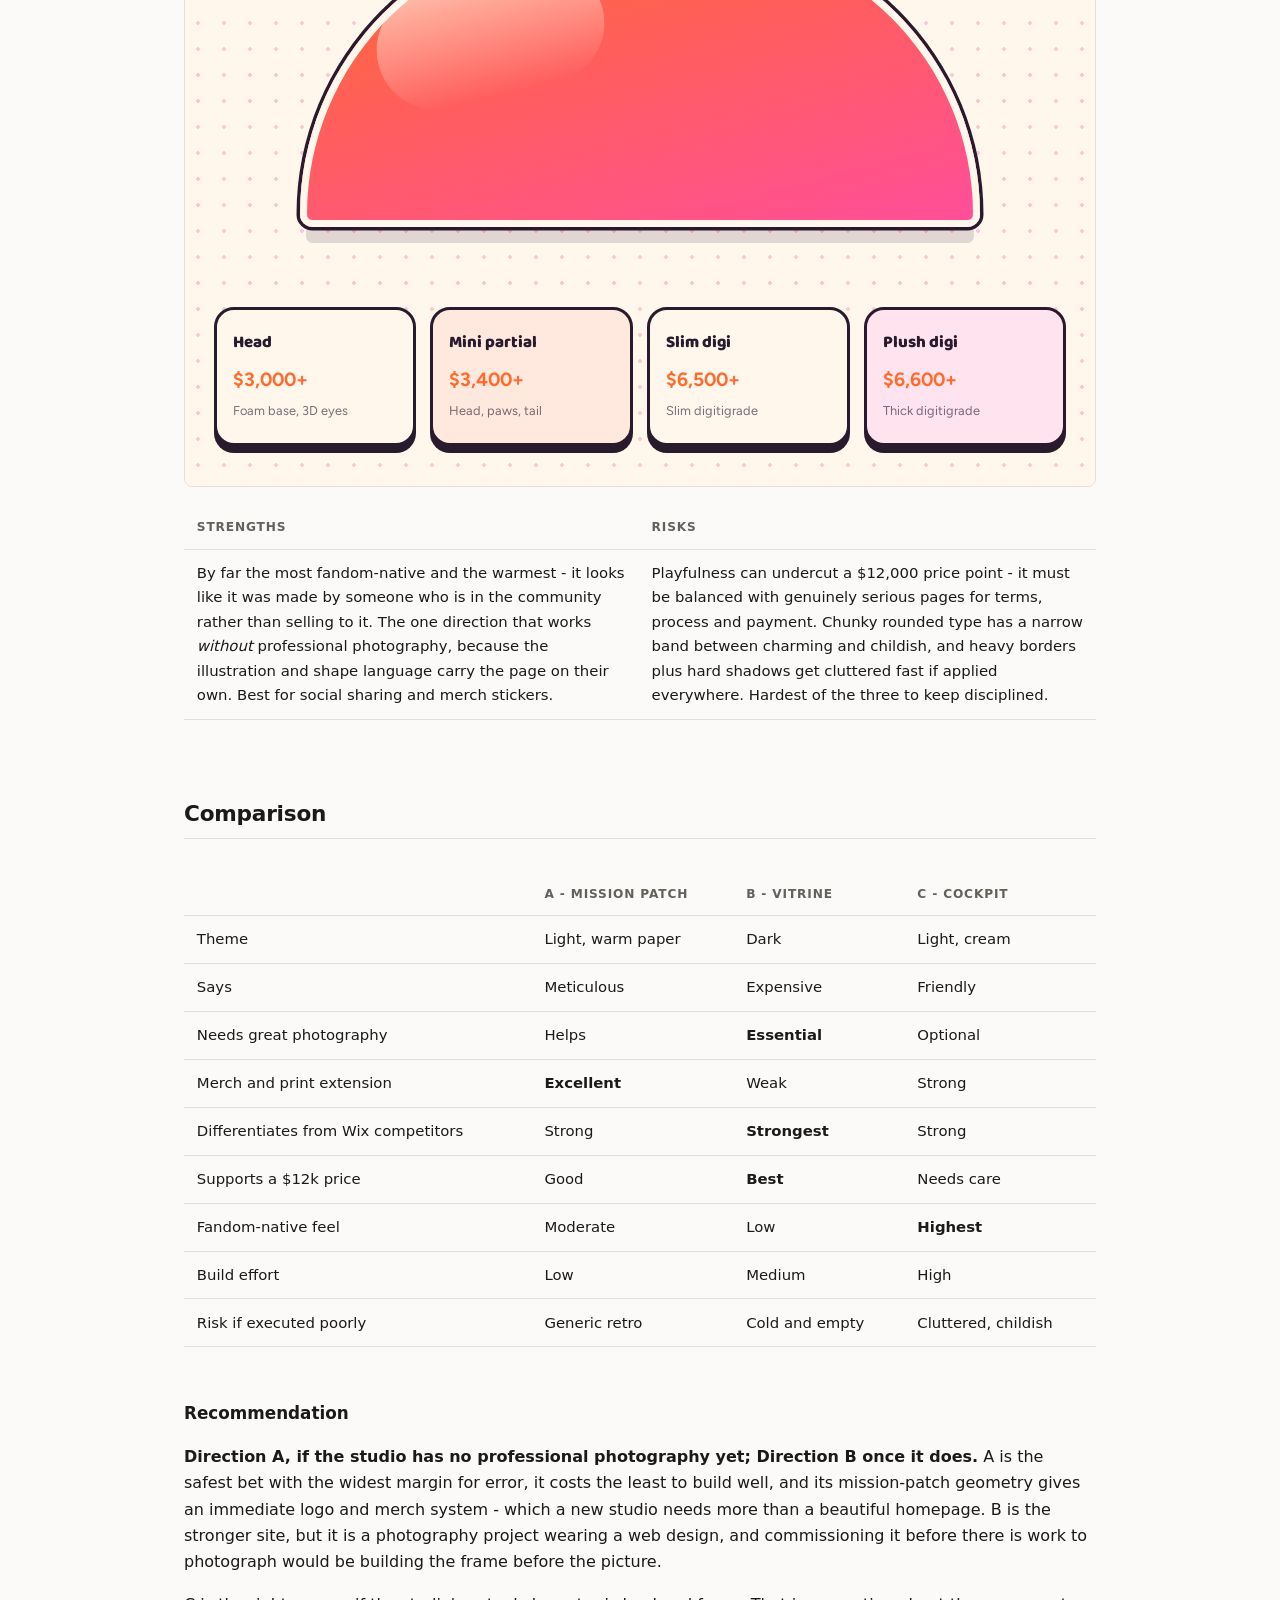
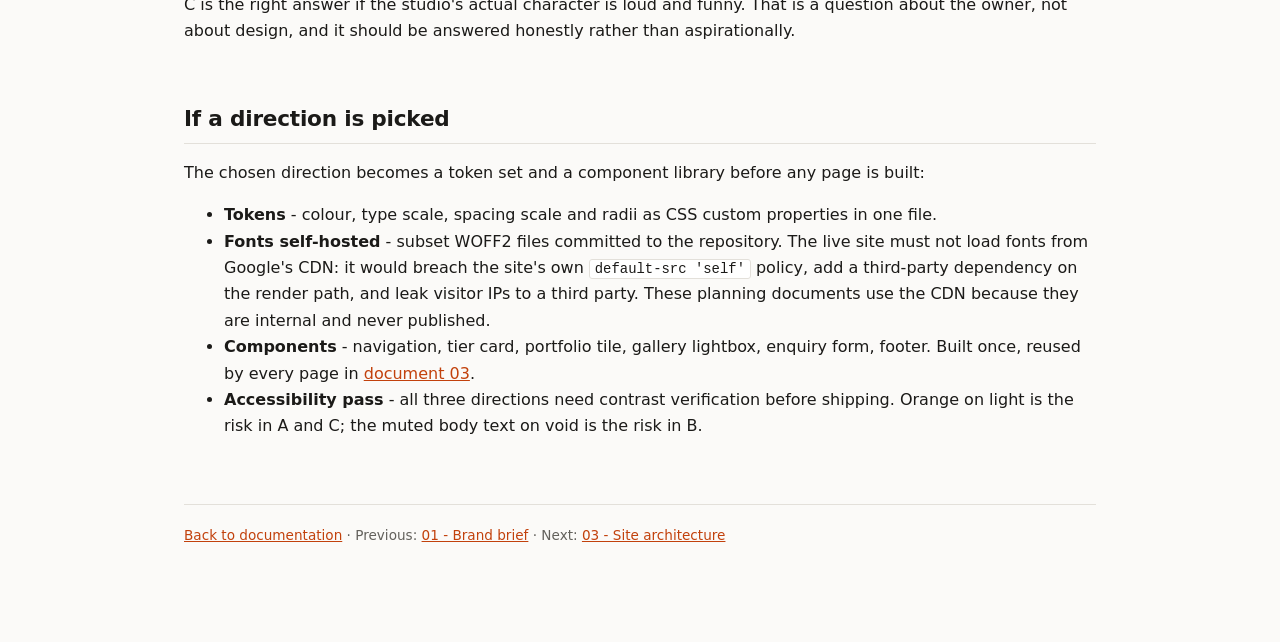
<file: docs/02-visual-directions.html>
<!doctype html>
<html lang="en">
<head>
<meta charset="utf-8">
<meta name="viewport" content="width=device-width,initial-scale=1">
<title>02 - Visual directions - Starship Suits</title>
<link rel="stylesheet" href="assets/docs.css">
<link rel="preconnect" href="https://fonts.googleapis.com">
<link rel="preconnect" href="https://fonts.gstatic.com" crossorigin>
<link href="https://fonts.googleapis.com/css2?family=Archivo:wdth,wght@62..125,400..900&family=Fraunces:opsz,wght,SOFT,WONK@9..144,300..900,0..100,0..1&family=Karla:wght@400;500;700&family=Baloo+2:wght@500;700;800&family=Figtree:wght@400;500;700&family=Martian+Mono:wght@300;500;700&display=swap" rel="stylesheet">
<style>
/* ---- preview frame chrome ---- */
.preview { margin: 1.5rem 0 0; border: 1px solid var(--line); border-radius: 8px; overflow: hidden; }
.preview .bar { background: var(--surface); border-bottom: 1px solid var(--line); padding: .5rem .9rem;
  font: 600 .7rem/1 ui-monospace, monospace; letter-spacing: .1em; text-transform: uppercase; color: var(--muted); }
.ph { background-image: repeating-linear-gradient(45deg, rgba(255,255,255,.07) 0 10px, transparent 10px 20px); }

/* ============ A - MISSION PATCH ============ */
.A{--bone:#F3EDE3;--ink:#17150F;--orange:#E2571E;--pink:#E8628C;
  background:var(--bone);color:var(--ink);font-family:Archivo,sans-serif;
  padding:0 0 2.5rem;position:relative;overflow:hidden}
.A::before{content:"";position:absolute;inset:0;pointer-events:none;opacity:.5;
  background-image:radial-gradient(var(--ink) .5px,transparent .5px);background-size:4px 4px}
.A .wrap{max-width:960px;margin:0 auto;padding:0 1.8rem;position:relative}
.A nav{display:flex;align-items:center;gap:1.6rem;padding:1.3rem 0;border-bottom:2px solid var(--ink);
  font:600 10px/1 "Martian Mono",monospace;letter-spacing:.1em;text-transform:uppercase}
.A nav .mark{font-family:Archivo;font-variation-settings:"wdth" 118,"wght" 900;font-size:18px;
  letter-spacing:-.02em;text-transform:uppercase;margin-right:auto}
.A nav .mark s{text-decoration:none;color:var(--orange)}
.A .hero{display:grid;grid-template-columns:1.15fr .85fr;gap:2.5rem;align-items:center;padding:3rem 0 2.5rem}
.A h1{font-variation-settings:"wdth" 112,"wght" 900;font-size:clamp(2.2rem,5.4vw,4rem);line-height:.92;
  letter-spacing:-.035em;text-transform:uppercase;margin:0;color:var(--ink)}
.A h1 u{text-decoration:none;color:var(--orange);display:block}
.A h1 u+u{color:var(--pink)}
.A .sub{max-width:34ch;margin:1.3rem 0 1.7rem;font-size:.97rem;line-height:1.6;color:var(--ink)}
.A .btn{display:inline-block;background:var(--ink);color:var(--bone);text-decoration:none;
  padding:.85rem 1.4rem;font:600 10px/1 "Martian Mono",monospace;letter-spacing:.12em;text-transform:uppercase}
.A .btn+.btn{background:transparent;color:var(--ink);box-shadow:inset 0 0 0 2px var(--ink);margin-left:.4rem}
.A .patch{aspect-ratio:1;border-radius:50%;border:3px solid var(--ink);display:grid;place-items:center;
  text-align:center;background:
    radial-gradient(circle at 50% 118%, var(--pink) 0 42%, transparent 42%),
    radial-gradient(circle at 50% 30%, var(--orange) 0 26%, transparent 26%),
    var(--bone);
  box-shadow:0 0 0 8px var(--bone),0 0 0 11px var(--ink)}
.A .patch span{font:700 9px/1.7 "Martian Mono",monospace;letter-spacing:.2em;text-transform:uppercase}
.A .stub{display:flex;border:2px solid var(--ink)}
.A .stub div{flex:1;padding:1rem 1.1rem;border-right:2px dashed var(--ink)}
.A .stub div:last-child{border-right:0}
.A .stub b{display:block;font:700 8px/1.6 "Martian Mono",monospace;letter-spacing:.16em;
  text-transform:uppercase;color:var(--orange)}
.A .stub p{margin:.3rem 0 0;font-variation-settings:"wdth" 105,"wght" 800;font-size:1.35rem;letter-spacing:-.02em}
.A .stub small{font:400 10px/1.5 Archivo;opacity:.6;display:block;margin-top:.1rem}

/* ============ B - DEEP SPACE VITRINE ============ */
.B{--void:#0B0910;--panel:#161020;--bone:#F0EAE2;--orange:#FF7A3D;--pink:#FF5FA2;
  background:var(--void);color:var(--bone);font-family:Karla,sans-serif;padding:0 0 3rem;
  position:relative;overflow:hidden}
.B::before{content:"";position:absolute;top:-20%;right:-10%;width:70%;height:120%;pointer-events:none;
  background:radial-gradient(circle,rgba(255,95,162,.20),rgba(255,122,61,.10) 42%,transparent 68%);
  filter:blur(30px)}
.B .wrap{max-width:1000px;margin:0 auto;padding:0 2.2rem;position:relative}
.B nav{display:flex;align-items:center;gap:2rem;padding:1.7rem 0;
  font:500 11px/1 Karla,sans-serif;letter-spacing:.16em;text-transform:uppercase;
  border-bottom:1px solid rgba(240,234,226,.14)}
.B nav .mark{margin-right:auto;font-family:Fraunces;
  font-variation-settings:"opsz" 144,"wght" 500,"SOFT" 20,"WONK" 1;
  font-size:21px;text-transform:none;letter-spacing:0}
.B nav .mark s{text-decoration:none;font-style:italic;color:var(--pink)}
.B nav a{color:rgba(240,234,226,.62);text-decoration:none}
.B .hero{display:grid;grid-template-columns:1.05fr .95fr;gap:3.5rem;align-items:end;padding:4rem 0 3rem}
.B h1{font-family:Fraunces;font-variation-settings:"opsz" 144,"wght" 300,"SOFT" 0,"WONK" 1;
  font-size:clamp(2.6rem,6.4vw,4.8rem);line-height:.94;letter-spacing:-.03em;margin:0;color:var(--bone)}
.B h1 i{font-style:italic;font-variation-settings:"opsz" 144,"wght" 400,"SOFT" 40,"WONK" 1;
  background:linear-gradient(96deg,var(--orange),var(--pink));
  -webkit-background-clip:text;background-clip:text;color:transparent}
.B .sub{max-width:40ch;margin:1.7rem 0 2rem;font-size:1rem;line-height:1.75;color:rgba(240,234,226,.66)}
.B .rule{height:1px;background:linear-gradient(90deg,var(--orange),var(--pink),transparent);margin:2rem 0}
.B .btn{display:inline-block;text-decoration:none;color:var(--void);
  background:linear-gradient(96deg,var(--orange),var(--pink));
  padding:.95rem 1.8rem;border-radius:999px;font:700 11px/1 Karla;letter-spacing:.14em;text-transform:uppercase}
.B .btn+.btn{background:none;color:var(--bone);box-shadow:inset 0 0 0 1px rgba(240,234,226,.3);margin-left:.5rem}
.B .slab{aspect-ratio:3/4;border-radius:3px;background:var(--panel);position:relative;
  box-shadow:0 40px 90px -30px #000, inset 0 0 0 1px rgba(240,234,226,.08)}
.B .slab::after{content:"";position:absolute;inset:0;border-radius:3px;
  background:linear-gradient(200deg,rgba(255,122,61,.32),transparent 46%,rgba(255,95,162,.30))}
.B .slab span{position:absolute;left:0;bottom:-1.9rem;font:500 10px/1 Karla;
  letter-spacing:.18em;text-transform:uppercase;color:rgba(240,234,226,.42)}
.B .tiers{display:grid;grid-template-columns:repeat(4,1fr);border-top:1px solid rgba(240,234,226,.14)}
.B .tiers div{padding:1.6rem 1.2rem 0;border-right:1px solid rgba(240,234,226,.14)}
.B .tiers div:last-child{border-right:0}
.B .tiers b{font:500 9px/1 Karla;letter-spacing:.2em;text-transform:uppercase;color:var(--pink)}
.B .tiers p{font-family:Fraunces;font-variation-settings:"opsz" 144,"wght" 400;
  font-size:1.35rem;margin:.8rem 0 .25rem;color:var(--bone)}
.B .tiers small{font-size:.78rem;color:rgba(240,234,226,.45)}

/* ============ C - COCKPIT ============ */
.C{--cream:#FFF6EC;--ink:#2A1A2E;--orange:#FF6B2C;--pink:#FF4E9B;
  background:var(--cream);color:var(--ink);font-family:Figtree,sans-serif;
  padding:0 0 2.5rem;position:relative;overflow:hidden}
.C::before{content:"";position:absolute;inset:0;pointer-events:none;
  background-image:radial-gradient(rgba(255,78,155,.28) 1.6px,transparent 1.6px);background-size:26px 26px}
.C .wrap{max-width:960px;margin:0 auto;padding:0 1.8rem;position:relative}
.C nav{display:flex;align-items:center;gap:1.5rem;padding:1.4rem 0;font:700 12px/1 Figtree}
.C nav .mark{font-family:"Baloo 2";font-weight:800;font-size:23px;margin-right:auto;letter-spacing:-.01em}
.C nav .mark s{text-decoration:none;color:var(--pink)}
.C nav a{color:var(--ink);text-decoration:none;opacity:.72}
.C nav .cta{background:var(--ink);color:var(--cream);padding:.62rem 1rem;border-radius:999px;opacity:1}
.C .hero{padding:2.8rem 0 2rem;text-align:center}
.C h1{font-family:"Baloo 2";font-weight:800;font-size:clamp(2.4rem,6.6vw,4.6rem);line-height:1;
  letter-spacing:-.025em;margin:0;color:var(--ink)}
.C h1 u{text-decoration:none;background:linear-gradient(92deg,var(--orange),var(--pink));
  -webkit-background-clip:text;background-clip:text;color:transparent}
.C .sub{max-width:46ch;margin:1.1rem auto 1.7rem;font-size:1rem;line-height:1.65;opacity:.72}
.C .btn{display:inline-block;text-decoration:none;background:var(--ink);color:var(--cream);
  padding:.95rem 1.8rem;border-radius:999px;font-weight:700;font-size:.9rem;
  box-shadow:0 6px 0 rgba(42,26,46,.22)}
.C .btn+.btn{background:var(--cream);color:var(--ink);box-shadow:inset 0 0 0 2.5px var(--ink);margin-left:.5rem}
.C .visor{max-width:680px;margin:2.5rem auto 0;aspect-ratio:16/7;border-radius:999px 999px 44px 44px;
  background:linear-gradient(165deg,var(--orange),var(--pink));position:relative;
  box-shadow:0 22px 0 -6px rgba(42,26,46,.14),inset 0 0 0 7px var(--cream),0 0 0 3.5px var(--ink)}
.C .visor::after{content:"";position:absolute;left:11%;top:16%;width:34%;height:40%;border-radius:999px;
  background:linear-gradient(180deg,rgba(255,255,255,.55),transparent);transform:rotate(-14deg)}
.C .badge{position:absolute;right:-12px;top:-16px;background:var(--cream);color:var(--ink);
  border:3px solid var(--ink);border-radius:999px;padding:.65rem 1rem;transform:rotate(9deg);
  font-family:"Baloo 2";font-weight:800;font-size:.8rem;line-height:1.15;text-align:center}
.C .cards{display:grid;grid-template-columns:repeat(4,1fr);gap:.9rem;margin-top:3rem}
.C .cards div{background:var(--cream);border:3px solid var(--ink);border-radius:20px;padding:1.2rem 1rem;
  box-shadow:0 7px 0 var(--ink)}
.C .cards div:nth-child(2){background:#FFE9DE}
.C .cards div:nth-child(4){background:#FFE4F0}
.C .cards b{display:block;font-family:"Baloo 2";font-weight:800;font-size:1.05rem}
.C .cards p{margin:.45rem 0 .1rem;font-weight:700;font-size:1.2rem;color:var(--orange)}
.C .cards small{opacity:.62;font-size:.8rem}

@media(max-width:760px){
  .A .hero,.B .hero{grid-template-columns:1fr;gap:2rem}
  .A .patch{max-width:260px}
  .A .stub,.B .tiers,.C .cards{display:grid;grid-template-columns:1fr 1fr}
  .A .stub div{border-right:0;border-bottom:2px dashed var(--ink)}
  .B .tiers div{border-right:0;border-bottom:1px solid rgba(240,234,226,.14)}
}
</style>
</head>
<body>
<nav class="crumb"><a href="index.html">Documentation</a> <strong>02 - Visual directions</strong>
  <span class="pill now">Decision needed</span></nav>

<main class="doc">

<h1>Visual directions</h1>
<p class="lede">Three complete directions, each rendered below with its real typefaces and palette
rather than described. All three use the specified orange, pink and light neutral, and all three
read as "space" - they differ in what kind of space, and therefore in what kind of studio Starship
Suits appears to be.</p>

<div class="note">
  <b>In use: Direction A, provisionally</b>
  The live coming-soon page at <code>web/index.html</code> is built in <b>Direction A</b>, on the
  reasoning in the recommendation below - it is the only one of the three that works before the
  studio has professional photography. This is not a final commitment. Every visual value is a CSS
  custom property in <code>:root</code> plus one <code>@font-face</code> block, so switching to B
  or C is a token swap, not a rebuild. The full comparison still stands; read on.
  <br><br>
  One thing the build settled that the mockups did not: <b>measured contrast against the bone
  background</b>. Ink is 15.67:1 and safe anywhere. Orange is 3.21:1 - it passes for large display
  type only, and fails for body copy. Pink is 2.75:1 and <b>fails even at large sizes</b>, so it is
  restricted to decorative shapes and must never be used for text. Directions B and C need the same
  measurement before they ship.
</div>

<div class="note">
  <b>How to choose</b>
  Do not pick on prettiness. Pick on the answer to one question: <em>which of these makes a buyer
  comfortable spending $8,000 and waiting four months?</em> Each direction answers it differently -
  A by looking meticulous, B by looking expensive, C by looking friendly. All three are defensible.
  The rest of the build follows from this choice, so it is worth an afternoon.
</div>

<h2>Direction A - Mission Patch</h2>
<p><b>Apollo-era print.</b> Warm bone paper with a halftone dot texture, heavy extended type set in
uppercase, embroidered-badge geometry, and prices laid out as a perforated ticket stub. The space
reference is <em>printed matter</em> - mission patches, checklists, flight manifests - not outer
space itself.</p>

<div class="swatches">
  <div><i style="background:#F3EDE3"></i><small>#F3EDE3 bone</small></div>
  <div><i style="background:#17150F"></i><small>#17150F ink</small></div>
  <div><i style="background:#E2571E"></i><small>#E2571E orange</small></div>
  <div><i style="background:#E8628C"></i><small>#E8628C pink</small></div>
</div>
<p class="muted"><b>Type:</b> Archivo (variable, width axis pushed to 112-118 at weight 900) for
display; Martian Mono for labels, prices and navigation.</p>

<div class="preview">
  <div class="bar">Direction A - Mission Patch</div>
  <section class="A">
    <div class="wrap">
      <nav>
        <div class="mark">starship<s>suits</s></div>
        <span>Prices</span><span>Portfolio</span><span>Commissions</span><span>Contact</span>
      </nav>
      <div class="hero">
        <div>
          <h1>Custom<u>fursuits</u><u>built to fly</u></h1>
          <p class="sub">Handmade character suits, engineered like flight gear. Limited commission
            slots open each season. Built once, built right.</p>
          <a class="btn" href="#a">Request a slot</a><a class="btn" href="#a">See the work</a>
        </div>
        <div class="patch"><span>starship suits<br>&#9670;<br>est. 2026</span></div>
      </div>
      <div class="stub">
        <div><b>Head only</b><p>$3,000+</p><small>Foam base, 3D eyes</small></div>
        <div><b>Mini partial</b><p>$3,400+</p><small>Head, paws, tail</small></div>
        <div><b>Slim fullsuit</b><p>$6,500+</p><small>Digitigrade, slim</small></div>
        <div><b>Plush fullsuit</b><p>$6,600+</p><small>Digitigrade, thick</small></div>
      </div>
    </div>
  </section>
</div>

<div class="wide">
<table>
  <thead><tr><th>Strengths</th><th>Risks</th></tr></thead>
  <tbody><tr>
    <td>Reads as meticulous and technical, which is exactly the reassurance a $8,000 buyer wants.
    Translates directly to merch - patches, stickers, hang tags, business cards - so the brand
    extends past the website for free. The light background frames suit photography without
    competing. Cheapest of the three to produce well.</td>
    <td>Retro-NASA is a well-worn aesthetic; executed lazily it looks like a t-shirt template.
    Uppercase extended type is unforgiving of long words and can get shouty. Least overtly
    "furry" of the three - risks reading as an aerospace consultancy if the photography is weak.</td>
  </tr></tbody>
</table>
</div>

<h2>Direction B - Deep Space Vitrine</h2>
<p><b>Dark editorial.</b> A near-black plum void with a soft nebula bloom, an asymmetric grid, and
a high-contrast wonky serif. Photography is the hero and everything else recedes; orange and pink
appear only as rim light, gradient text, and a single hairline rule. The space reference is
<em>the void the object floats in</em>.</p>

<div class="swatches">
  <div><i style="background:#0B0910"></i><small>#0B0910 void</small></div>
  <div><i style="background:#161020"></i><small>#161020 panel</small></div>
  <div><i style="background:#F0EAE2"></i><small>#F0EAE2 bone</small></div>
  <div><i style="background:#FF7A3D"></i><small>#FF7A3D orange</small></div>
  <div><i style="background:#FF5FA2"></i><small>#FF5FA2 pink</small></div>
</div>
<p class="muted"><b>Type:</b> Fraunces (variable, with the WONK and SOFT axes engaged - the italic
is genuinely unusual) for display; Karla for body and navigation.</p>

<div class="preview">
  <div class="bar">Direction B - Deep Space Vitrine</div>
  <section class="B">
    <div class="wrap">
      <nav>
        <div class="mark">Starship <s>Suits</s></div>
        <a href="#b">Prices</a><a href="#b">Portfolio</a><a href="#b">Commissions</a><a href="#b">Contact</a>
      </nav>
      <div class="hero">
        <div>
          <h1>Wearable<br><i>starcraft</i></h1>
          <p class="sub">Full-body character suits made one at a time, to measure. Four commission
            tiers, a handful of slots a year, and a build log you can follow from foam to finish.</p>
          <a class="btn" href="#b">Join the queue</a><a class="btn" href="#b">Portfolio</a>
        </div>
        <div class="slab ph"><span>hero photograph - full suit, three-quarter</span></div>
      </div>
      <div class="rule"></div>
      <div class="tiers">
        <div><b>Head</b><p>$3,000 - 5,000</p><small>Foam base, resin eyes</small></div>
        <div><b>Mini partial</b><p>$3,400 - 6,500</p><small>Head, paws, tail</small></div>
        <div><b>Slim digi</b><p>$6,500 - 11,000</p><small>Slim digitigrade</small></div>
        <div><b>Plush digi</b><p>$6,600 - 12,000</p><small>Thick digitigrade</small></div>
      </div>
    </div>
  </section>
</div>

<div class="wide">
<table>
  <thead><tr><th>Strengths</th><th>Risks</th></tr></thead>
  <tbody><tr>
    <td>Most obviously premium - it justifies the top of the price range on sight and is the only
    direction that makes a $12,000 suit look like a $12,000 suit. Saturated fursuit colours pop
    hard against near-black. Neither reference studio looks anything like this, so it differentiates
    instantly.</td>
    <td><b>Entirely dependent on photography.</b> Dark editorial layouts have nowhere to hide a
    badly lit snapshot - this direction is only viable with properly shot work on clean backgrounds.
    It is also the coolest in tone, which sits slightly against the warm, personal character of the
    fandom, and the least merch-friendly of the three.</td>
  </tr></tbody>
</table>
</div>

<h2>Direction C - Cockpit</h2>
<p><b>Playful retro-futurist toy.</b> Cream base with a pink starfield dot grid, chunky rounded
display type, helmet-visor shapes, rotated sticker badges and hard offset shadows. Everything is
tactile and slightly over-inflated - the page has the same proportions as the product. The space
reference is <em>a toy rocket ship</em>.</p>

<div class="swatches">
  <div><i style="background:#FFF6EC"></i><small>#FFF6EC cream</small></div>
  <div><i style="background:#2A1A2E"></i><small>#2A1A2E ink</small></div>
  <div><i style="background:#FF6B2C"></i><small>#FF6B2C orange</small></div>
  <div><i style="background:#FF4E9B"></i><small>#FF4E9B pink</small></div>
</div>
<p class="muted"><b>Type:</b> Baloo 2 (heavy rounded) for display; Figtree for body.</p>

<div class="preview">
  <div class="bar">Direction C - Cockpit</div>
  <section class="C">
    <div class="wrap">
      <nav>
        <div class="mark">starship<s>suits</s></div>
        <a href="#c">Prices</a><a href="#c">Portfolio</a><a href="#c">Commissions</a>
        <a class="cta" href="#c">Get a quote</a>
      </nav>
      <div class="hero">
        <h1>Suit up for <u>launch</u></h1>
        <p class="sub">Custom fursuits with big eyes, big proportions and a whole lot of personality.
          Slots open a few times a year - grab one before they're gone.</p>
        <a class="btn" href="#c">Request a slot</a><a class="btn" href="#c">See the fleet</a>
        <div class="visor ph"><div class="badge">SLOTS<br>OPEN</div></div>
      </div>
      <div class="cards">
        <div><b>Head</b><p>$3,000+</p><small>Foam base, 3D eyes</small></div>
        <div><b>Mini partial</b><p>$3,400+</p><small>Head, paws, tail</small></div>
        <div><b>Slim digi</b><p>$6,500+</p><small>Slim digitigrade</small></div>
        <div><b>Plush digi</b><p>$6,600+</p><small>Thick digitigrade</small></div>
      </div>
    </div>
  </section>
</div>

<div class="wide">
<table>
  <thead><tr><th>Strengths</th><th>Risks</th></tr></thead>
  <tbody><tr>
    <td>By far the most fandom-native and the warmest - it looks like it was made by someone who
    is in the community rather than selling to it. The one direction that works <em>without</em>
    professional photography, because the illustration and shape language carry the page on their
    own. Best for social sharing and merch stickers.</td>
    <td>Playfulness can undercut a $12,000 price point - it must be balanced with genuinely
    serious pages for terms, process and payment. Chunky rounded type has a narrow band between
    charming and childish, and heavy borders plus hard shadows get cluttered fast if applied
    everywhere. Hardest of the three to keep disciplined.</td>
  </tr></tbody>
</table>
</div>

<h2>Comparison</h2>
<div class="wide">
<table>
  <thead><tr><th></th><th>A - Mission Patch</th><th>B - Vitrine</th><th>C - Cockpit</th></tr></thead>
  <tbody>
    <tr><td>Theme</td><td>Light, warm paper</td><td>Dark</td><td>Light, cream</td></tr>
    <tr><td>Says</td><td>Meticulous</td><td>Expensive</td><td>Friendly</td></tr>
    <tr><td>Needs great photography</td><td>Helps</td><td><b>Essential</b></td><td>Optional</td></tr>
    <tr><td>Merch and print extension</td><td><b>Excellent</b></td><td>Weak</td><td>Strong</td></tr>
    <tr><td>Differentiates from Wix competitors</td><td>Strong</td><td><b>Strongest</b></td><td>Strong</td></tr>
    <tr><td>Supports a $12k price</td><td>Good</td><td><b>Best</b></td><td>Needs care</td></tr>
    <tr><td>Fandom-native feel</td><td>Moderate</td><td>Low</td><td><b>Highest</b></td></tr>
    <tr><td>Build effort</td><td>Low</td><td>Medium</td><td>High</td></tr>
    <tr><td>Risk if executed poorly</td><td>Generic retro</td><td>Cold and empty</td><td>Cluttered, childish</td></tr>
  </tbody>
</table>
</div>

<h3>Recommendation</h3>
<p><b>Direction A, if the studio has no professional photography yet; Direction B once it does.</b>
A is the safest bet with the widest margin for error, it costs the least to build well, and its
mission-patch geometry gives an immediate logo and merch system - which a new studio needs more
than a beautiful homepage. B is the stronger site, but it is a photography project wearing a web
design, and commissioning it before there is work to photograph would be building the frame before
the picture.</p>
<p>C is the right answer if the studio's actual character is loud and funny. That is a question
about the owner, not about design, and it should be answered honestly rather than aspirationally.</p>

<h2>If a direction is picked</h2>
<p>The chosen direction becomes a token set and a component library before any page is built:</p>
<ul>
  <li><b>Tokens</b> - colour, type scale, spacing scale and radii as CSS custom properties in one file.</li>
  <li><b>Fonts self-hosted</b> - subset WOFF2 files committed to the repository. The live site must not
  load fonts from Google's CDN: it would breach the site's own <code>default-src 'self'</code> policy,
  add a third-party dependency on the render path, and leak visitor IPs to a third party. These
  planning documents use the CDN because they are internal and never published.</li>
  <li><b>Components</b> - navigation, tier card, portfolio tile, gallery lightbox, enquiry form,
  footer. Built once, reused by every page in
  <a href="03-site-architecture.html">document 03</a>.</li>
  <li><b>Accessibility pass</b> - all three directions need contrast verification before shipping.
  Orange on light is the risk in A and C; the muted body text on void is the risk in B.</li>
</ul>

<footer>
  <a href="index.html">Back to documentation</a> &middot; Previous:
  <a href="01-brand-brief.html">01 - Brand brief</a> &middot; Next:
  <a href="03-site-architecture.html">03 - Site architecture</a>
</footer>

</main>
</body>
</html>
</file>
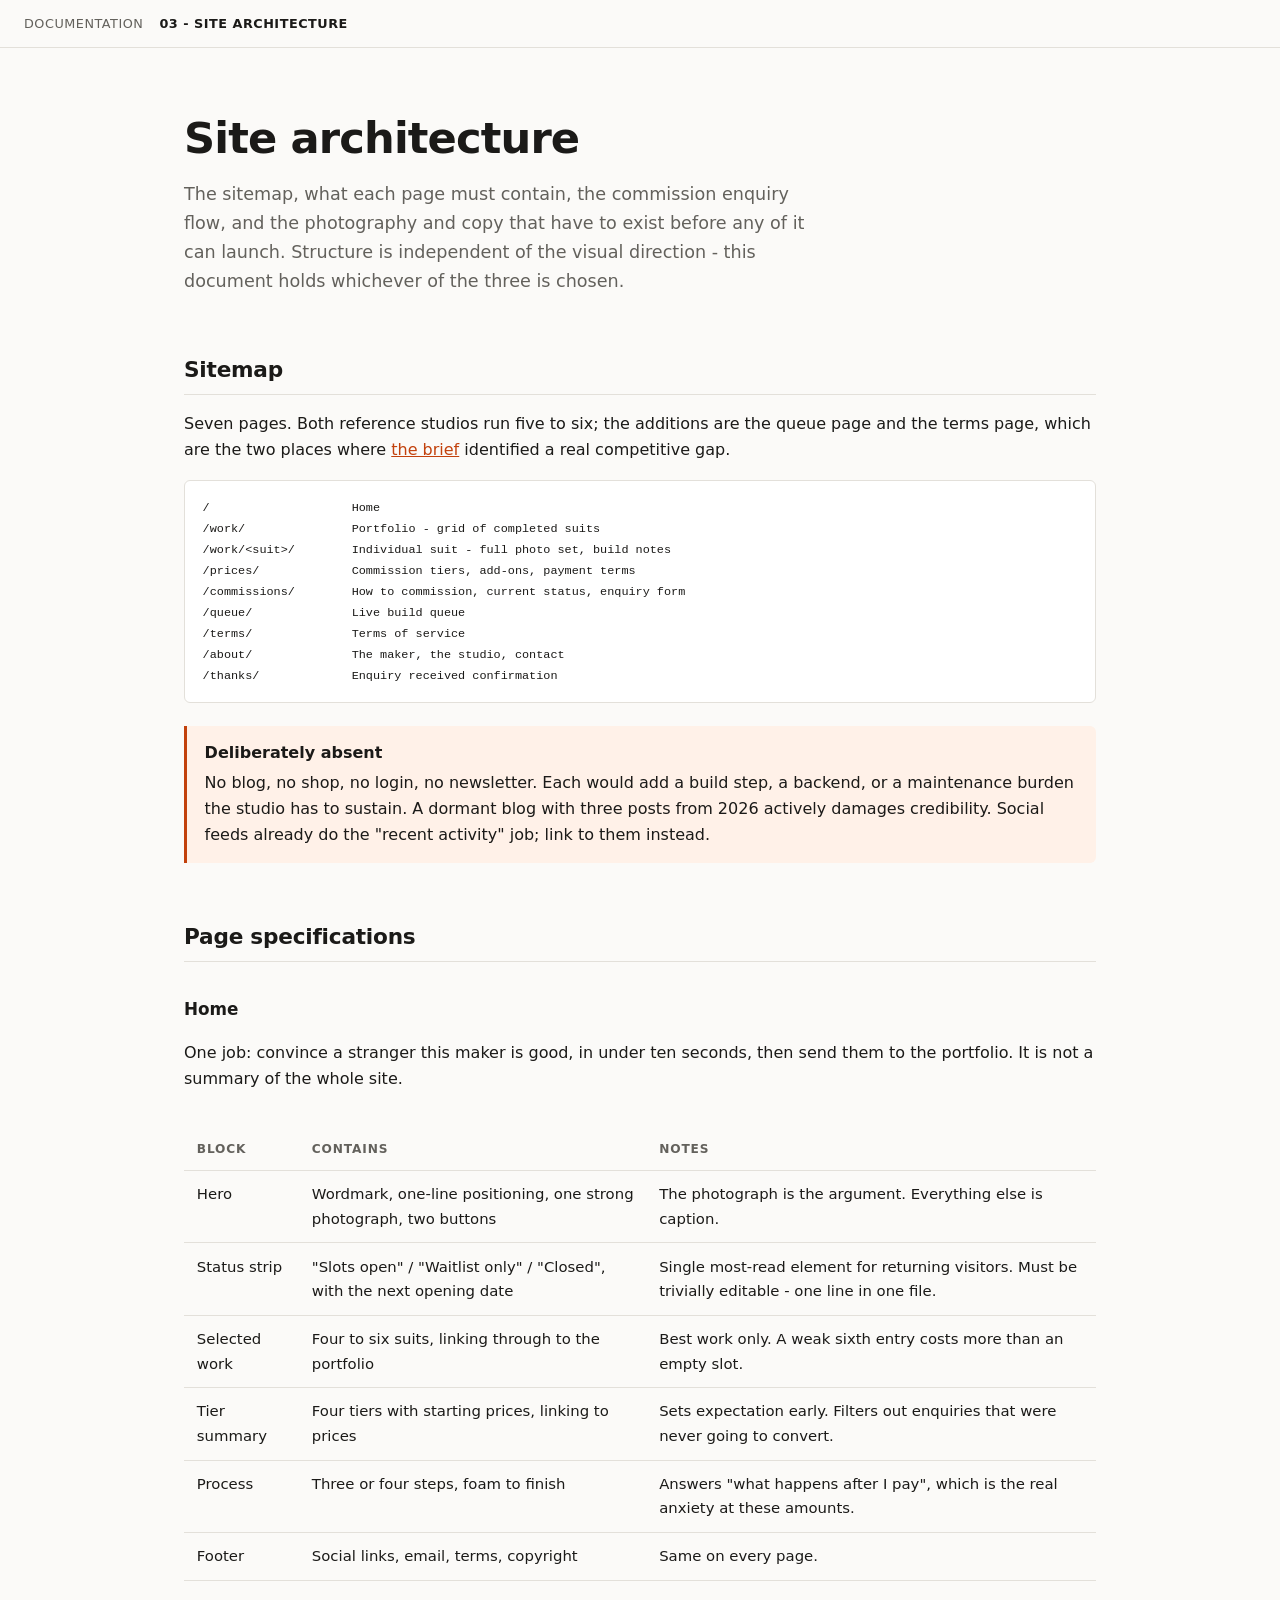
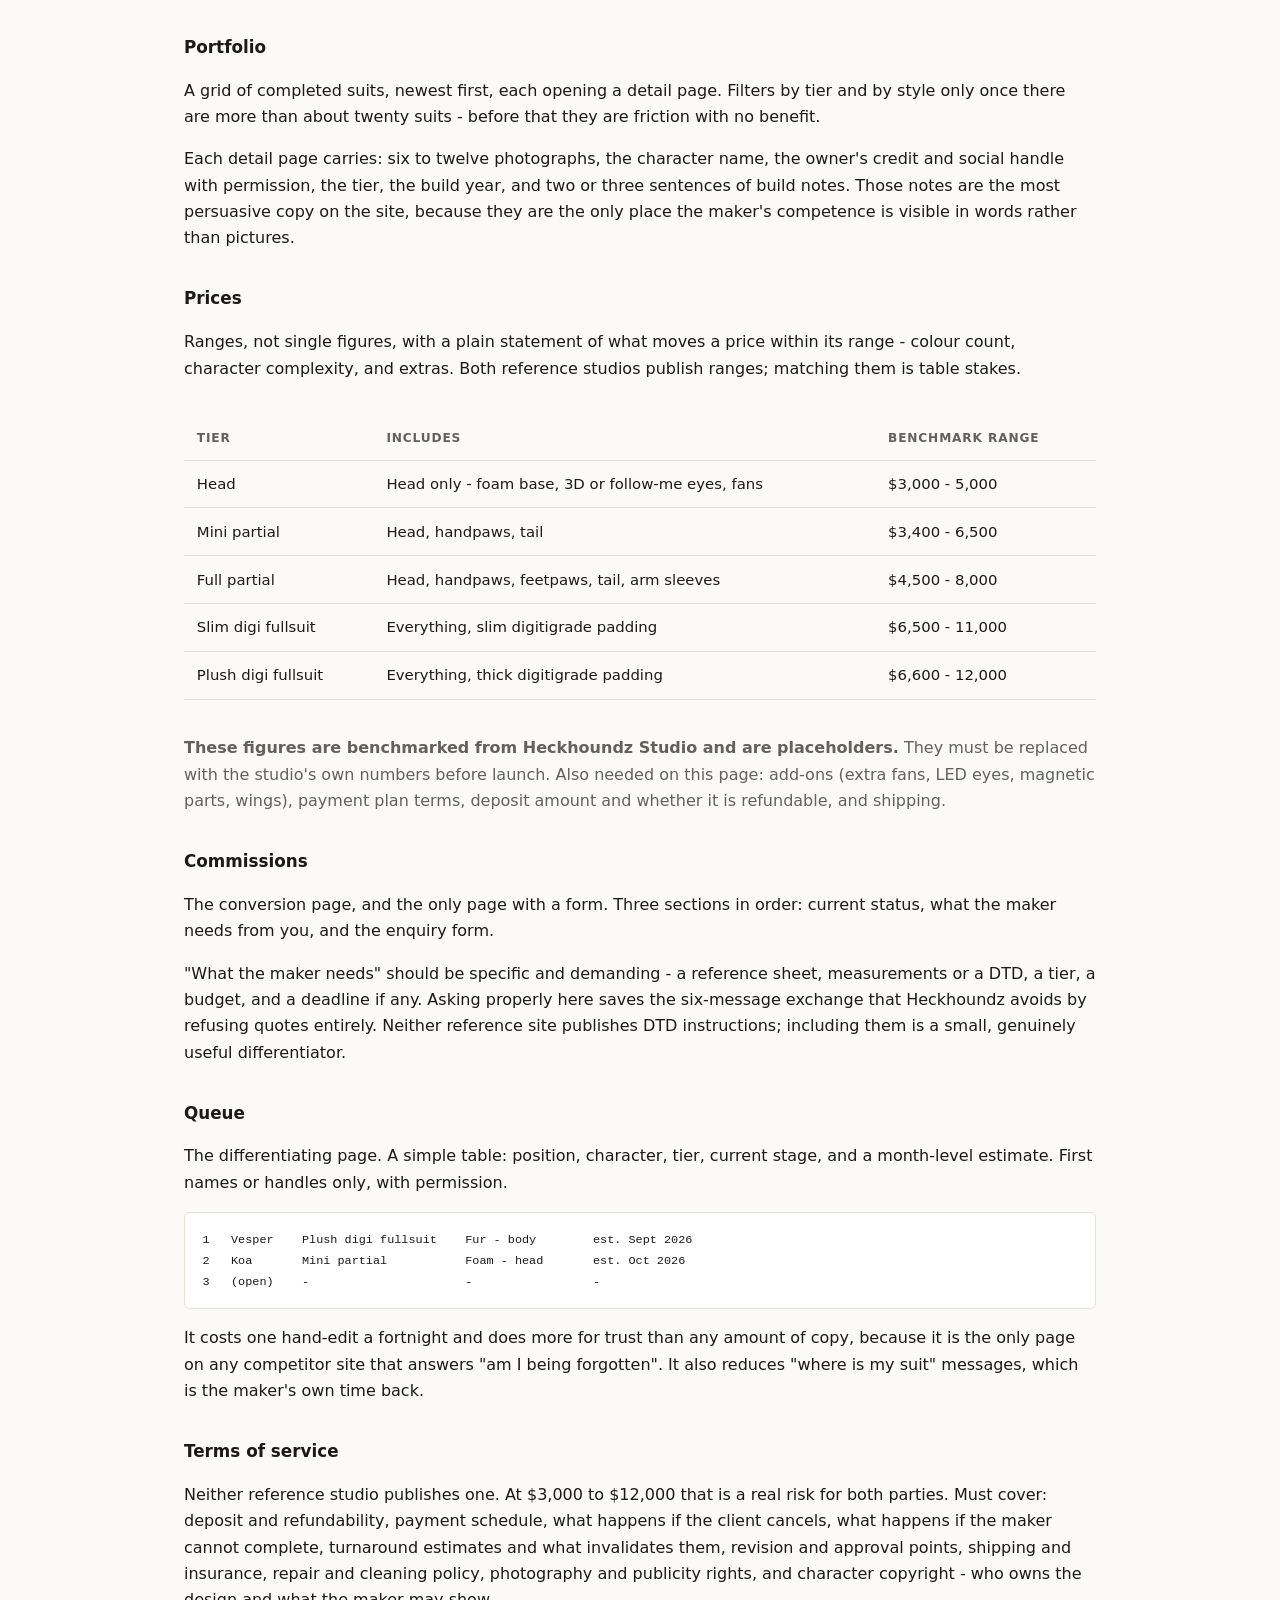
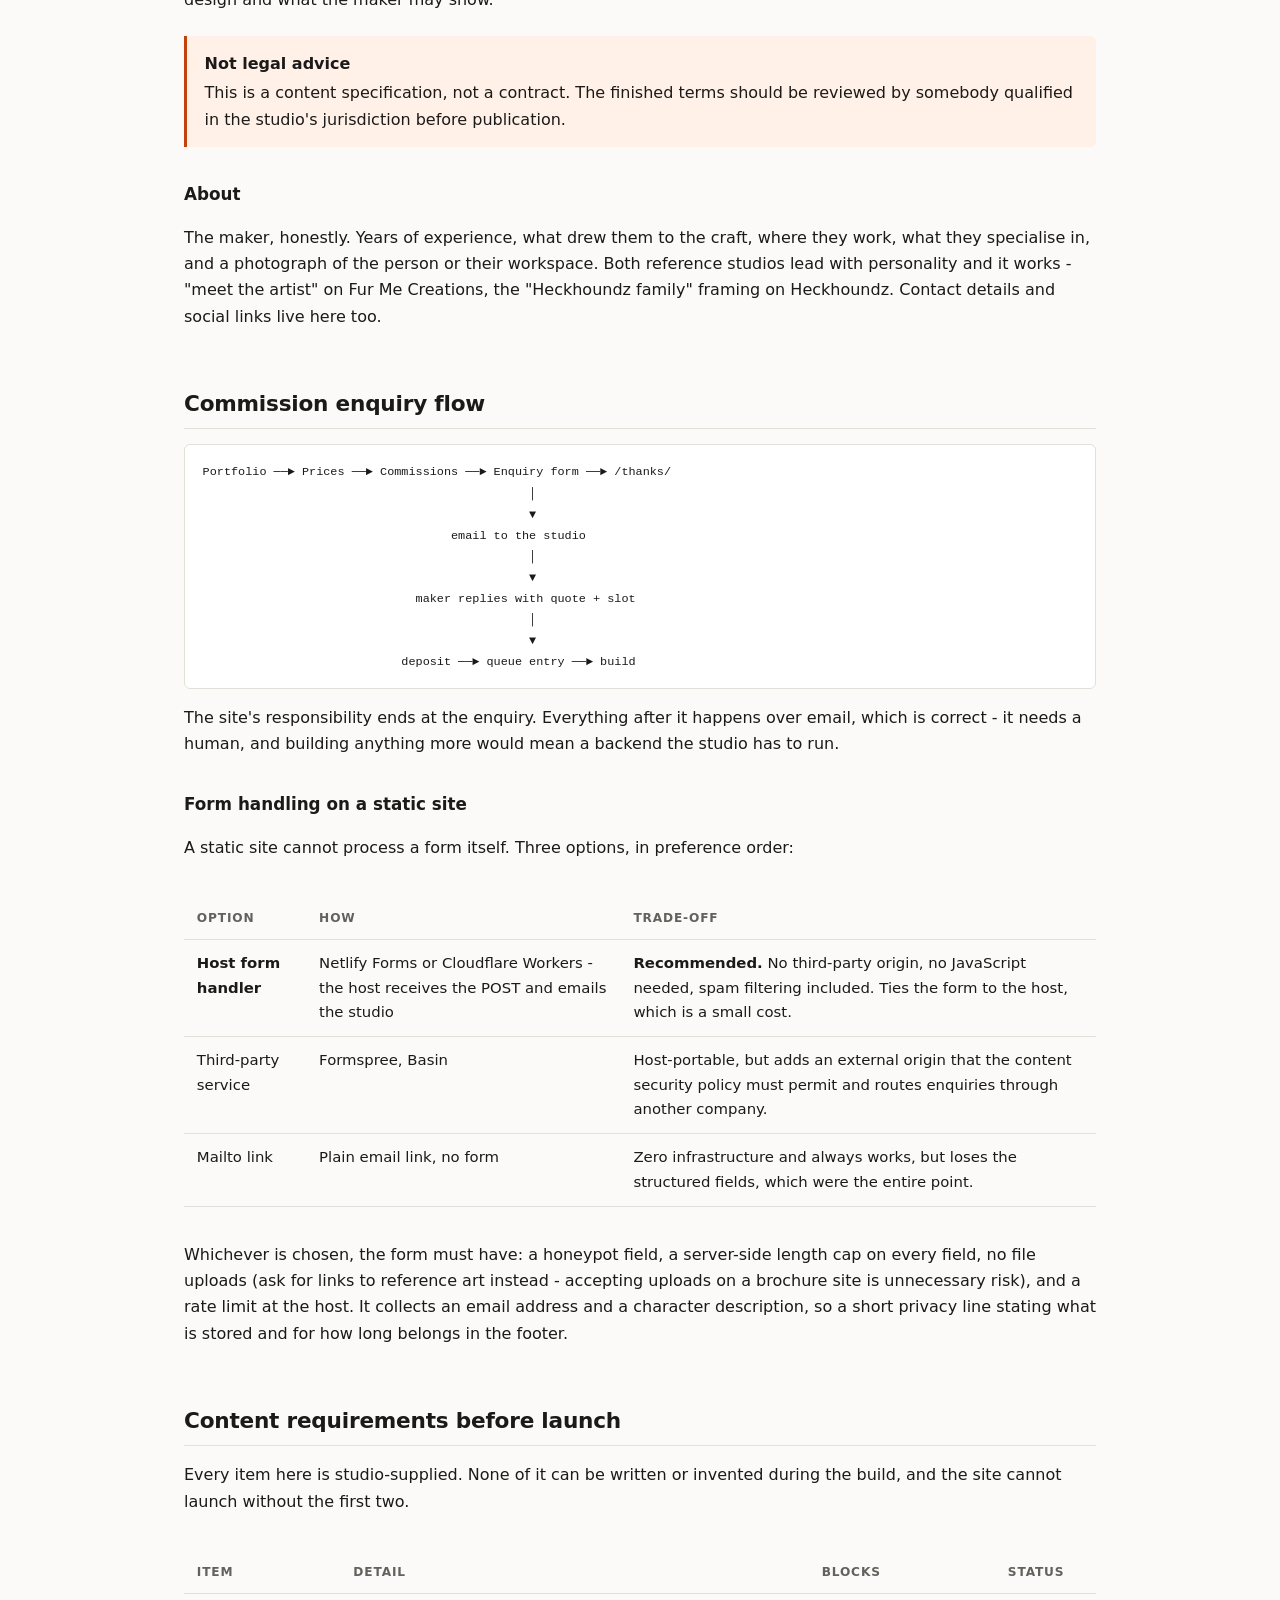
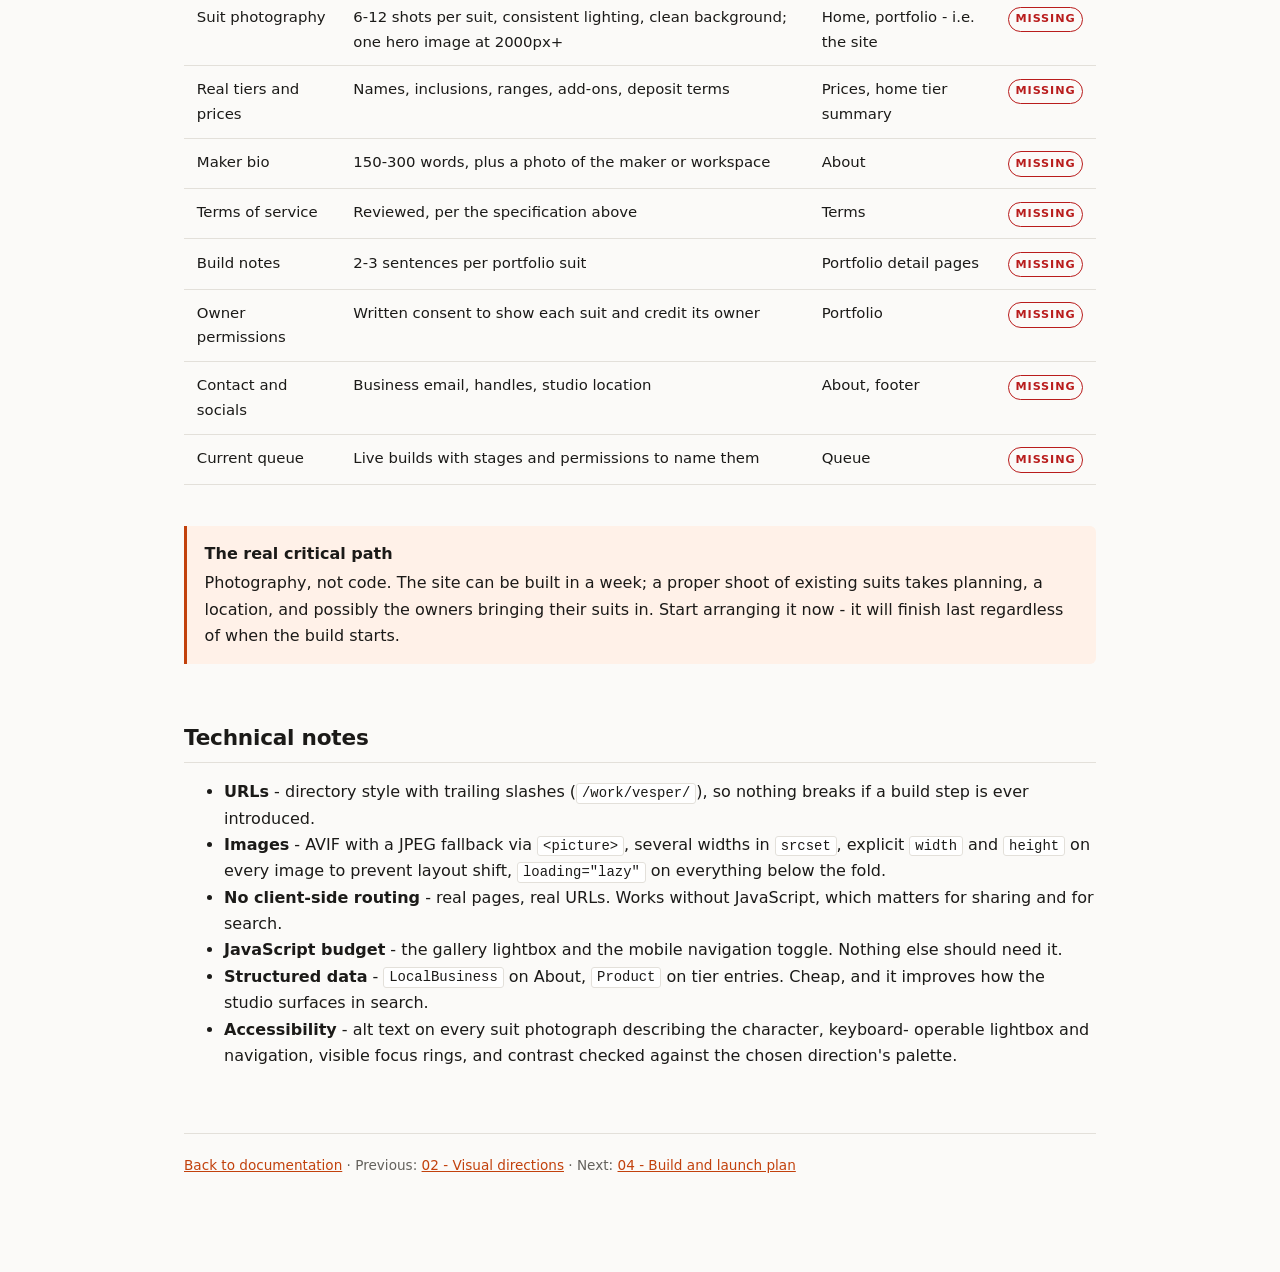
<file: docs/03-site-architecture.html>
<!doctype html>
<html lang="en">
<head>
<meta charset="utf-8">
<meta name="viewport" content="width=device-width,initial-scale=1">
<title>03 - Site architecture - Starship Suits</title>
<link rel="stylesheet" href="assets/docs.css">
</head>
<body>
<nav class="crumb"><a href="index.html">Documentation</a> <strong>03 - Site architecture</strong></nav>

<main class="doc">

<h1>Site architecture</h1>
<p class="lede">The sitemap, what each page must contain, the commission enquiry flow, and the
photography and copy that have to exist before any of it can launch. Structure is independent of
the visual direction - this document holds whichever of the three is chosen.</p>

<h2>Sitemap</h2>
<p>Seven pages. Both reference studios run five to six; the additions are the queue page and the
terms page, which are the two places where <a href="01-brand-brief.html">the brief</a> identified a
real competitive gap.</p>

<pre><code>/                    Home
/work/               Portfolio - grid of completed suits
/work/&lt;suit&gt;/        Individual suit - full photo set, build notes
/prices/             Commission tiers, add-ons, payment terms
/commissions/        How to commission, current status, enquiry form
/queue/              Live build queue
/terms/              Terms of service
/about/              The maker, the studio, contact
/thanks/             Enquiry received confirmation</code></pre>

<div class="note">
  <b>Deliberately absent</b>
  No blog, no shop, no login, no newsletter. Each would add a build step, a backend, or a
  maintenance burden the studio has to sustain. A dormant blog with three posts from 2026 actively
  damages credibility. Social feeds already do the "recent activity" job; link to them instead.
</div>

<h2>Page specifications</h2>

<h3>Home</h3>
<p>One job: convince a stranger this maker is good, in under ten seconds, then send them to the
portfolio. It is not a summary of the whole site.</p>
<div class="wide">
<table>
  <thead><tr><th>Block</th><th>Contains</th><th>Notes</th></tr></thead>
  <tbody>
    <tr><td>Hero</td><td>Wordmark, one-line positioning, one strong photograph, two buttons</td>
      <td>The photograph is the argument. Everything else is caption.</td></tr>
    <tr><td>Status strip</td><td>"Slots open" / "Waitlist only" / "Closed", with the next opening date</td>
      <td>Single most-read element for returning visitors. Must be trivially editable - one line in one file.</td></tr>
    <tr><td>Selected work</td><td>Four to six suits, linking through to the portfolio</td>
      <td>Best work only. A weak sixth entry costs more than an empty slot.</td></tr>
    <tr><td>Tier summary</td><td>Four tiers with starting prices, linking to prices</td>
      <td>Sets expectation early. Filters out enquiries that were never going to convert.</td></tr>
    <tr><td>Process</td><td>Three or four steps, foam to finish</td>
      <td>Answers "what happens after I pay", which is the real anxiety at these amounts.</td></tr>
    <tr><td>Footer</td><td>Social links, email, terms, copyright</td><td>Same on every page.</td></tr>
  </tbody>
</table>
</div>

<h3>Portfolio</h3>
<p>A grid of completed suits, newest first, each opening a detail page. Filters by tier and by style
only once there are more than about twenty suits - before that they are friction with no benefit.</p>
<p>Each detail page carries: six to twelve photographs, the character name, the owner's credit and
social handle with permission, the tier, the build year, and two or three sentences of build notes.
Those notes are the most persuasive copy on the site, because they are the only place the maker's
competence is visible in words rather than pictures.</p>

<h3>Prices</h3>
<p>Ranges, not single figures, with a plain statement of what moves a price within its range -
colour count, character complexity, and extras. Both reference studios publish ranges; matching
them is table stakes.</p>
<div class="wide">
<table>
  <thead><tr><th>Tier</th><th>Includes</th><th>Benchmark range</th></tr></thead>
  <tbody>
    <tr><td>Head</td><td>Head only - foam base, 3D or follow-me eyes, fans</td><td>$3,000 - 5,000</td></tr>
    <tr><td>Mini partial</td><td>Head, handpaws, tail</td><td>$3,400 - 6,500</td></tr>
    <tr><td>Full partial</td><td>Head, handpaws, feetpaws, tail, arm sleeves</td><td>$4,500 - 8,000</td></tr>
    <tr><td>Slim digi fullsuit</td><td>Everything, slim digitigrade padding</td><td>$6,500 - 11,000</td></tr>
    <tr><td>Plush digi fullsuit</td><td>Everything, thick digitigrade padding</td><td>$6,600 - 12,000</td></tr>
  </tbody>
</table>
</div>
<p class="muted"><b>These figures are benchmarked from Heckhoundz Studio and are placeholders.</b>
They must be replaced with the studio's own numbers before launch. Also needed on this page:
add-ons (extra fans, LED eyes, magnetic parts, wings), payment plan terms, deposit amount and
whether it is refundable, and shipping.</p>

<h3>Commissions</h3>
<p>The conversion page, and the only page with a form. Three sections in order: current status,
what the maker needs from you, and the enquiry form.</p>
<p>"What the maker needs" should be specific and demanding - a reference sheet, measurements or a
DTD, a tier, a budget, and a deadline if any. Asking properly here saves the six-message exchange
that Heckhoundz avoids by refusing quotes entirely. Neither reference site publishes DTD
instructions; including them is a small, genuinely useful differentiator.</p>

<h3>Queue</h3>
<p>The differentiating page. A simple table: position, character, tier, current stage, and a
month-level estimate. First names or handles only, with permission.</p>
<pre><code>1   Vesper    Plush digi fullsuit    Fur - body        est. Sept 2026
2   Koa       Mini partial           Foam - head       est. Oct 2026
3   (open)    -                      -                 -</code></pre>
<p>It costs one hand-edit a fortnight and does more for trust than any amount of copy, because it
is the only page on any competitor site that answers "am I being forgotten". It also reduces
"where is my suit" messages, which is the maker's own time back.</p>

<h3>Terms of service</h3>
<p>Neither reference studio publishes one. At $3,000 to $12,000 that is a real risk for both
parties. Must cover: deposit and refundability, payment schedule, what happens if the client
cancels, what happens if the maker cannot complete, turnaround estimates and what invalidates them,
revision and approval points, shipping and insurance, repair and cleaning policy, photography and
publicity rights, and character copyright - who owns the design and what the maker may show.</p>
<div class="note">
  <b>Not legal advice</b>
  This is a content specification, not a contract. The finished terms should be reviewed by
  somebody qualified in the studio's jurisdiction before publication.
</div>

<h3>About</h3>
<p>The maker, honestly. Years of experience, what drew them to the craft, where they work, what
they specialise in, and a photograph of the person or their workspace. Both reference studios lead
with personality and it works - "meet the artist" on Fur Me Creations, the "Heckhoundz family"
framing on Heckhoundz. Contact details and social links live here too.</p>

<h2>Commission enquiry flow</h2>
<pre><code>Portfolio ──► Prices ──► Commissions ──► Enquiry form ──► /thanks/
                                              │
                                              ▼
                                   email to the studio
                                              │
                                              ▼
                              maker replies with quote + slot
                                              │
                                              ▼
                            deposit ──► queue entry ──► build</code></pre>
<p>The site's responsibility ends at the enquiry. Everything after it happens over email, which is
correct - it needs a human, and building anything more would mean a backend the studio has to run.</p>

<h3>Form handling on a static site</h3>
<p>A static site cannot process a form itself. Three options, in preference order:</p>
<div class="wide">
<table>
  <thead><tr><th>Option</th><th>How</th><th>Trade-off</th></tr></thead>
  <tbody>
    <tr><td><b>Host form handler</b></td>
      <td>Netlify Forms or Cloudflare Workers - the host receives the POST and emails the studio</td>
      <td><b>Recommended.</b> No third-party origin, no JavaScript needed, spam filtering included.
      Ties the form to the host, which is a small cost.</td></tr>
    <tr><td>Third-party service</td><td>Formspree, Basin</td>
      <td>Host-portable, but adds an external origin that the content security policy must permit
      and routes enquiries through another company.</td></tr>
    <tr><td>Mailto link</td><td>Plain email link, no form</td>
      <td>Zero infrastructure and always works, but loses the structured fields, which were the
      entire point.</td></tr>
  </tbody>
</table>
</div>
<p>Whichever is chosen, the form must have: a honeypot field, a server-side length cap on every
field, no file uploads (ask for links to reference art instead - accepting uploads on a brochure
site is unnecessary risk), and a rate limit at the host. It collects an email address and a
character description, so a short privacy line stating what is stored and for how long belongs in
the footer.</p>

<h2>Content requirements before launch</h2>
<p>Every item here is studio-supplied. None of it can be written or invented during the build, and
the site cannot launch without the first two.</p>
<div class="wide">
<table>
  <thead><tr><th>Item</th><th>Detail</th><th>Blocks</th><th>Status</th></tr></thead>
  <tbody>
    <tr><td>Suit photography</td><td>6-12 shots per suit, consistent lighting, clean background;
      one hero image at 2000px+</td><td>Home, portfolio - i.e. the site</td>
      <td><span class="pill block">Missing</span></td></tr>
    <tr><td>Real tiers and prices</td><td>Names, inclusions, ranges, add-ons, deposit terms</td>
      <td>Prices, home tier summary</td><td><span class="pill block">Missing</span></td></tr>
    <tr><td>Maker bio</td><td>150-300 words, plus a photo of the maker or workspace</td>
      <td>About</td><td><span class="pill block">Missing</span></td></tr>
    <tr><td>Terms of service</td><td>Reviewed, per the specification above</td><td>Terms</td>
      <td><span class="pill block">Missing</span></td></tr>
    <tr><td>Build notes</td><td>2-3 sentences per portfolio suit</td><td>Portfolio detail pages</td>
      <td><span class="pill block">Missing</span></td></tr>
    <tr><td>Owner permissions</td><td>Written consent to show each suit and credit its owner</td>
      <td>Portfolio</td><td><span class="pill block">Missing</span></td></tr>
    <tr><td>Contact and socials</td><td>Business email, handles, studio location</td>
      <td>About, footer</td><td><span class="pill block">Missing</span></td></tr>
    <tr><td>Current queue</td><td>Live builds with stages and permissions to name them</td>
      <td>Queue</td><td><span class="pill block">Missing</span></td></tr>
  </tbody>
</table>
</div>

<div class="note">
  <b>The real critical path</b>
  Photography, not code. The site can be built in a week; a proper shoot of existing suits takes
  planning, a location, and possibly the owners bringing their suits in. Start arranging it now -
  it will finish last regardless of when the build starts.
</div>

<h2>Technical notes</h2>
<ul>
  <li><b>URLs</b> - directory style with trailing slashes (<code>/work/vesper/</code>), so nothing
  breaks if a build step is ever introduced.</li>
  <li><b>Images</b> - AVIF with a JPEG fallback via <code>&lt;picture&gt;</code>, several widths in
  <code>srcset</code>, explicit <code>width</code> and <code>height</code> on every image to prevent
  layout shift, <code>loading="lazy"</code> on everything below the fold.</li>
  <li><b>No client-side routing</b> - real pages, real URLs. Works without JavaScript, which
  matters for sharing and for search.</li>
  <li><b>JavaScript budget</b> - the gallery lightbox and the mobile navigation toggle. Nothing else
  should need it.</li>
  <li><b>Structured data</b> - <code>LocalBusiness</code> on About, <code>Product</code>
  on tier entries. Cheap, and it improves how the studio surfaces in search.</li>
  <li><b>Accessibility</b> - alt text on every suit photograph describing the character, keyboard-
  operable lightbox and navigation, visible focus rings, and contrast checked against the chosen
  direction's palette.</li>
</ul>

<footer>
  <a href="index.html">Back to documentation</a> &middot; Previous:
  <a href="02-visual-directions.html">02 - Visual directions</a> &middot; Next:
  <a href="04-build-plan.html">04 - Build and launch plan</a>
</footer>

</main>
</body>
</html>
</file>
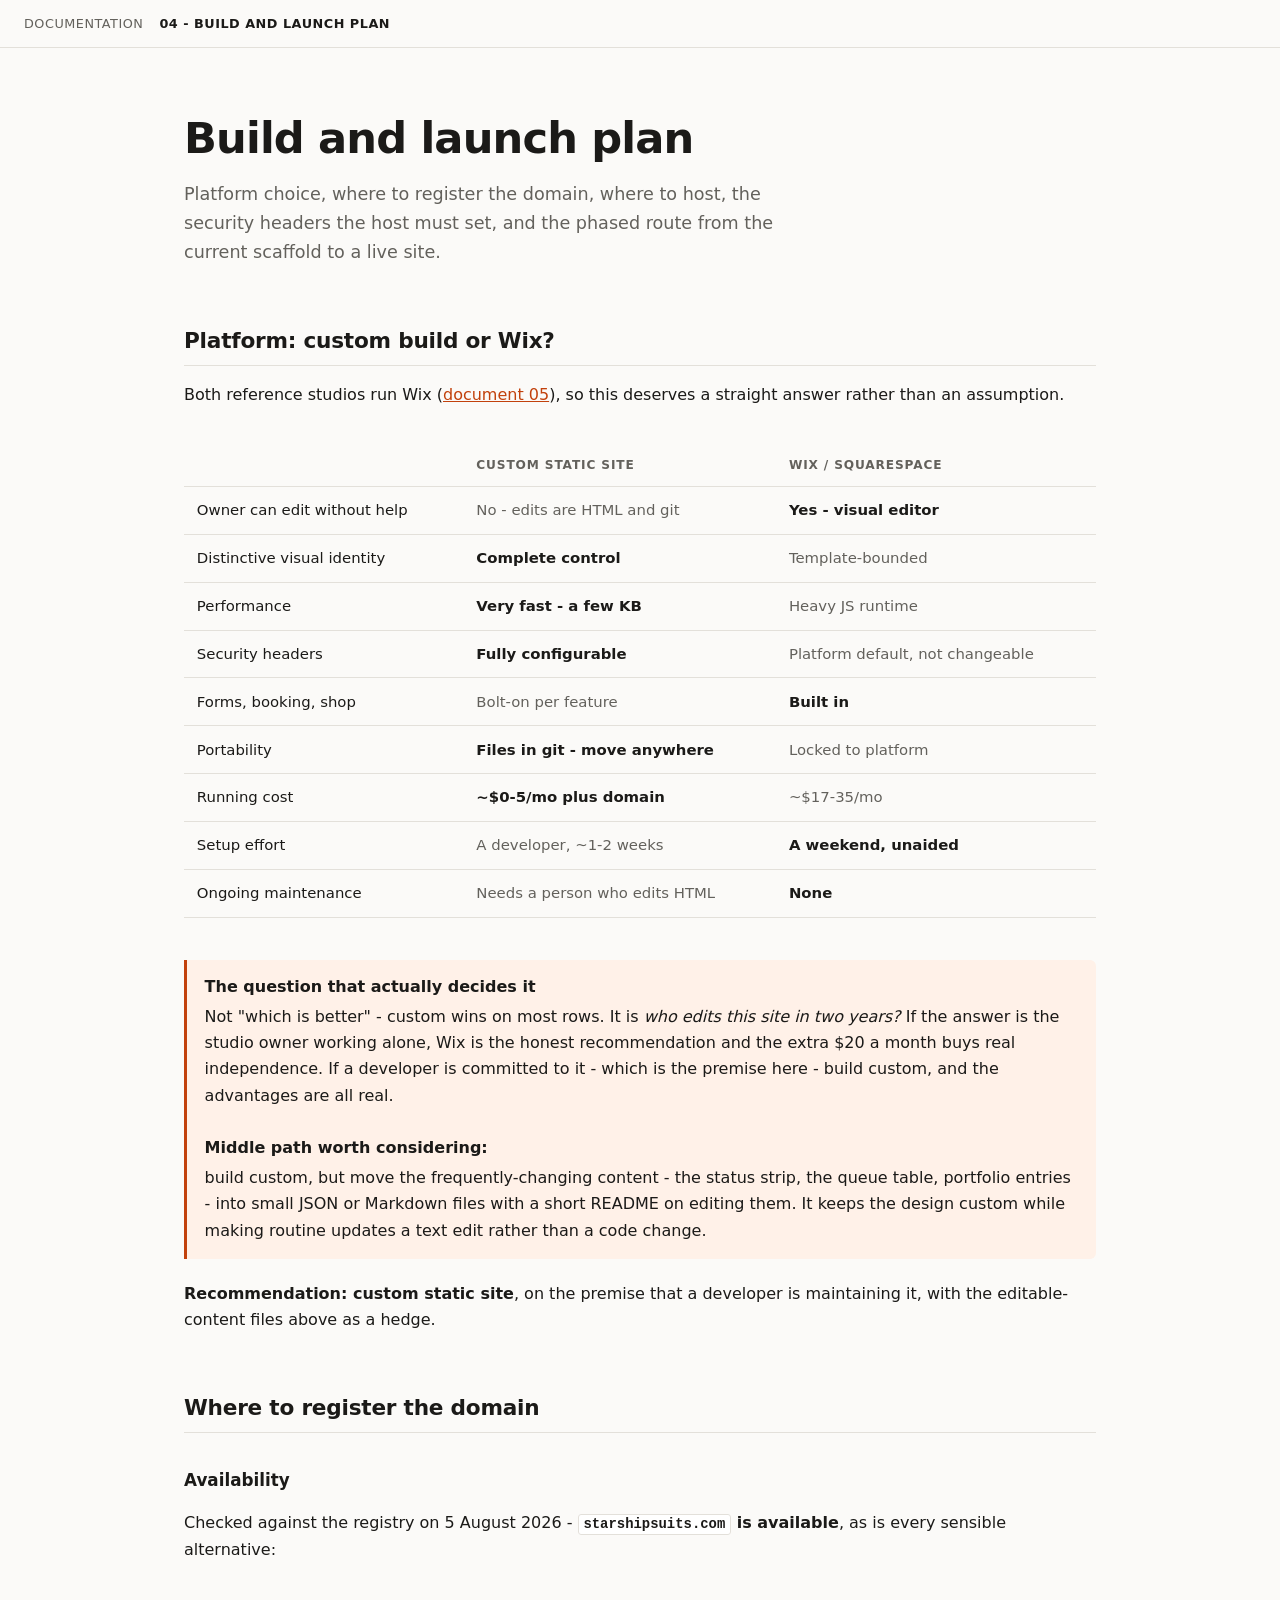
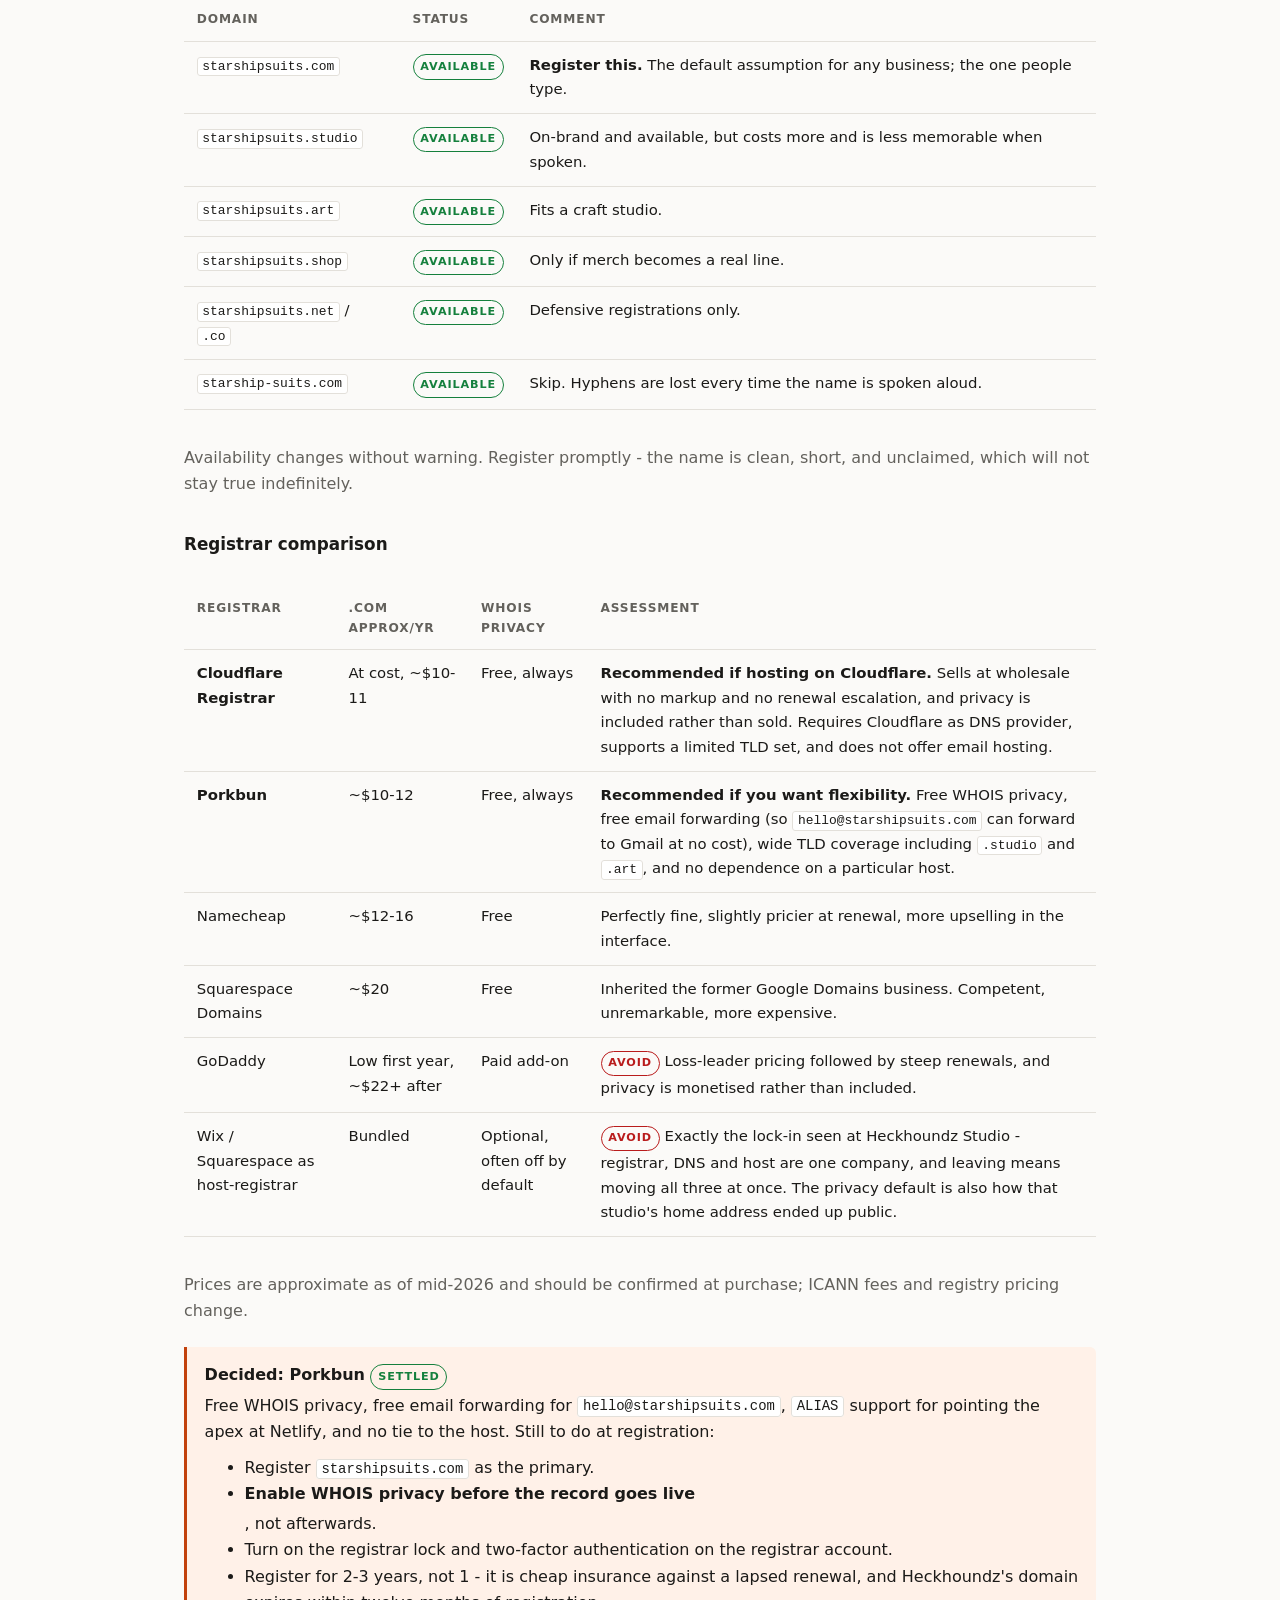
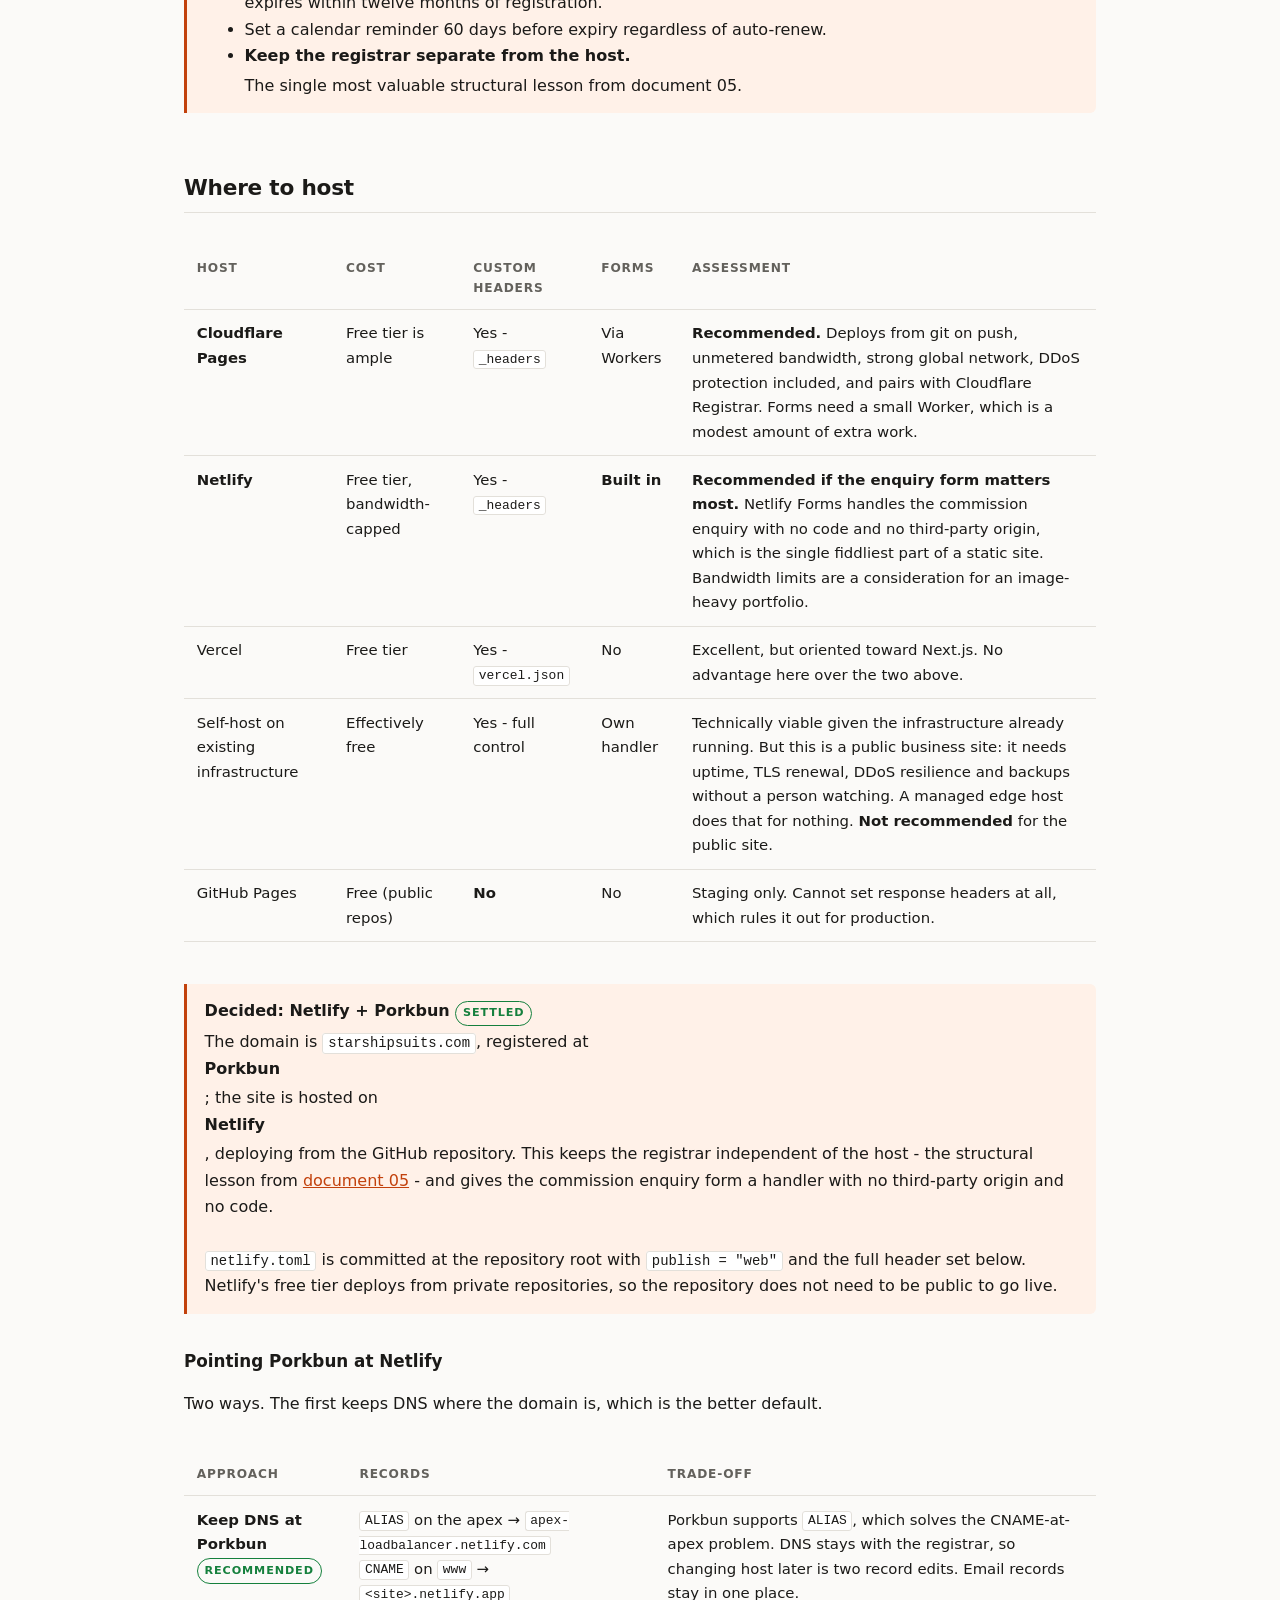
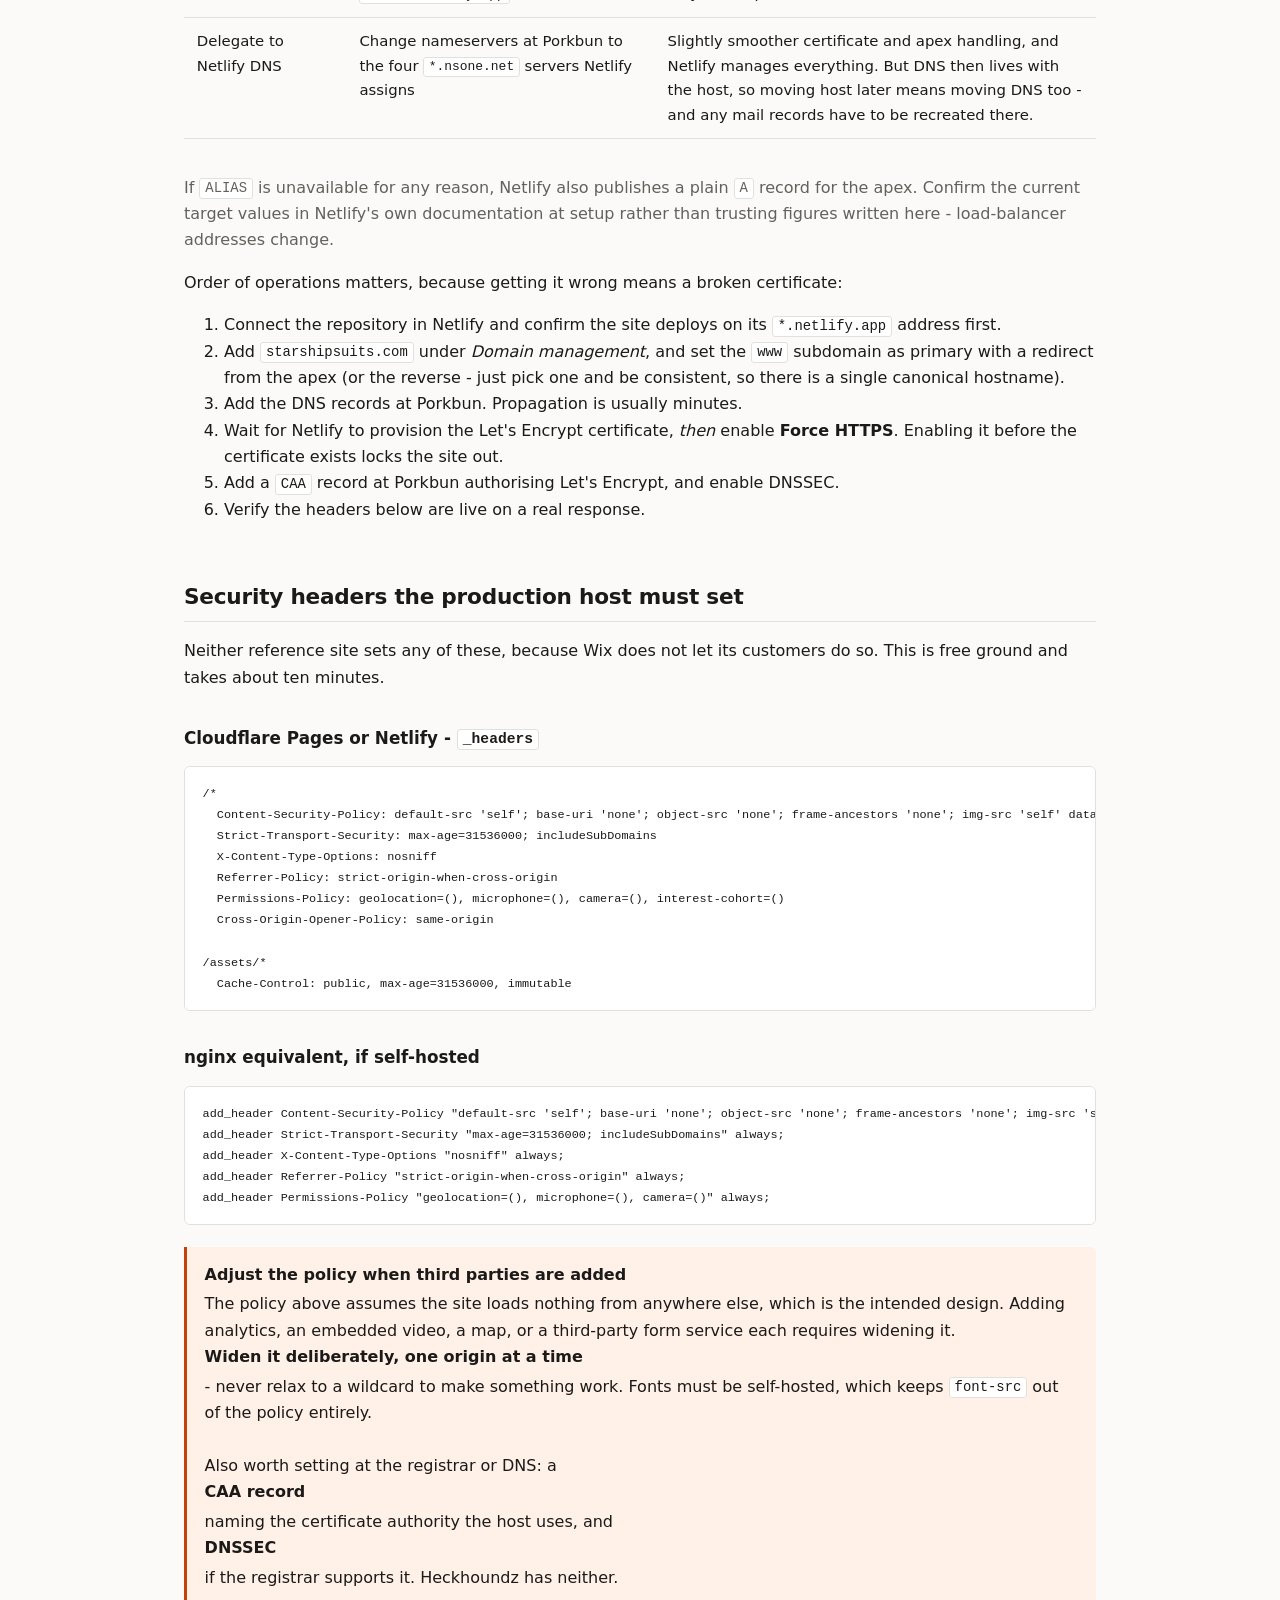
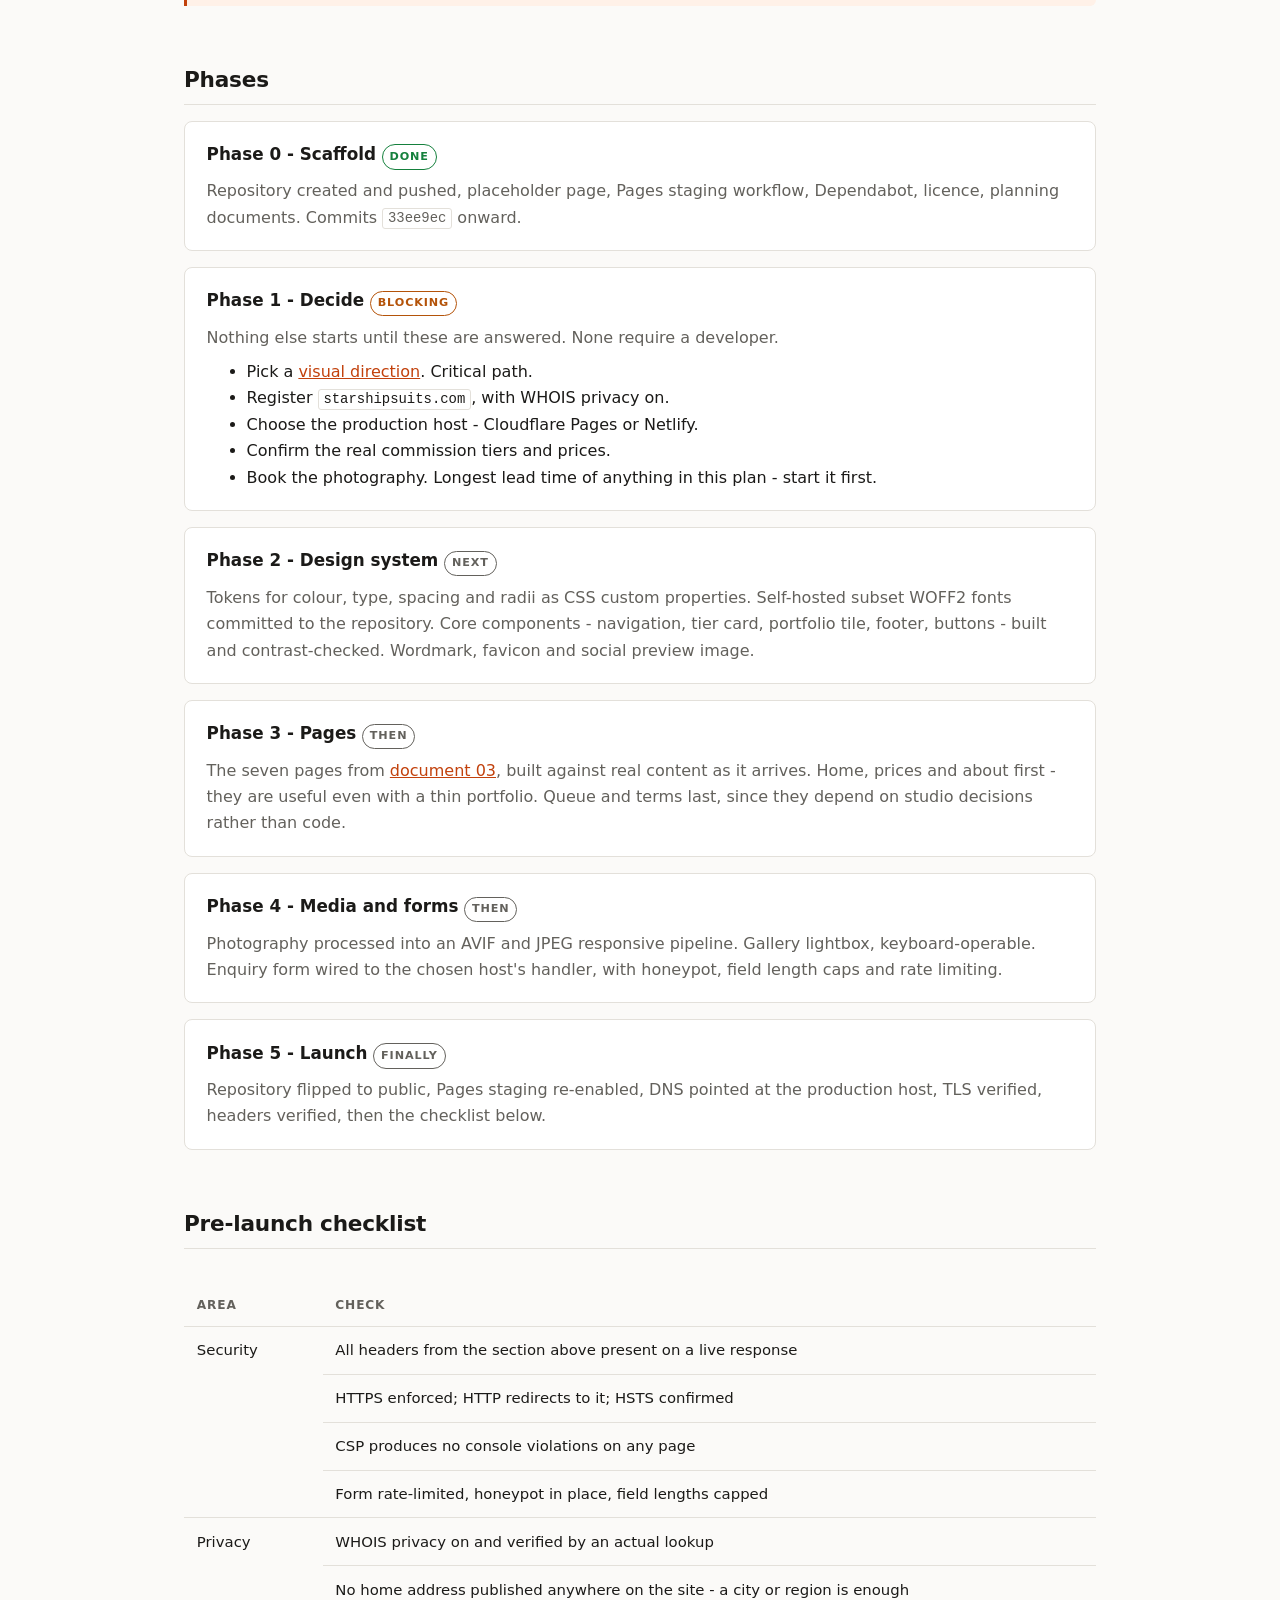
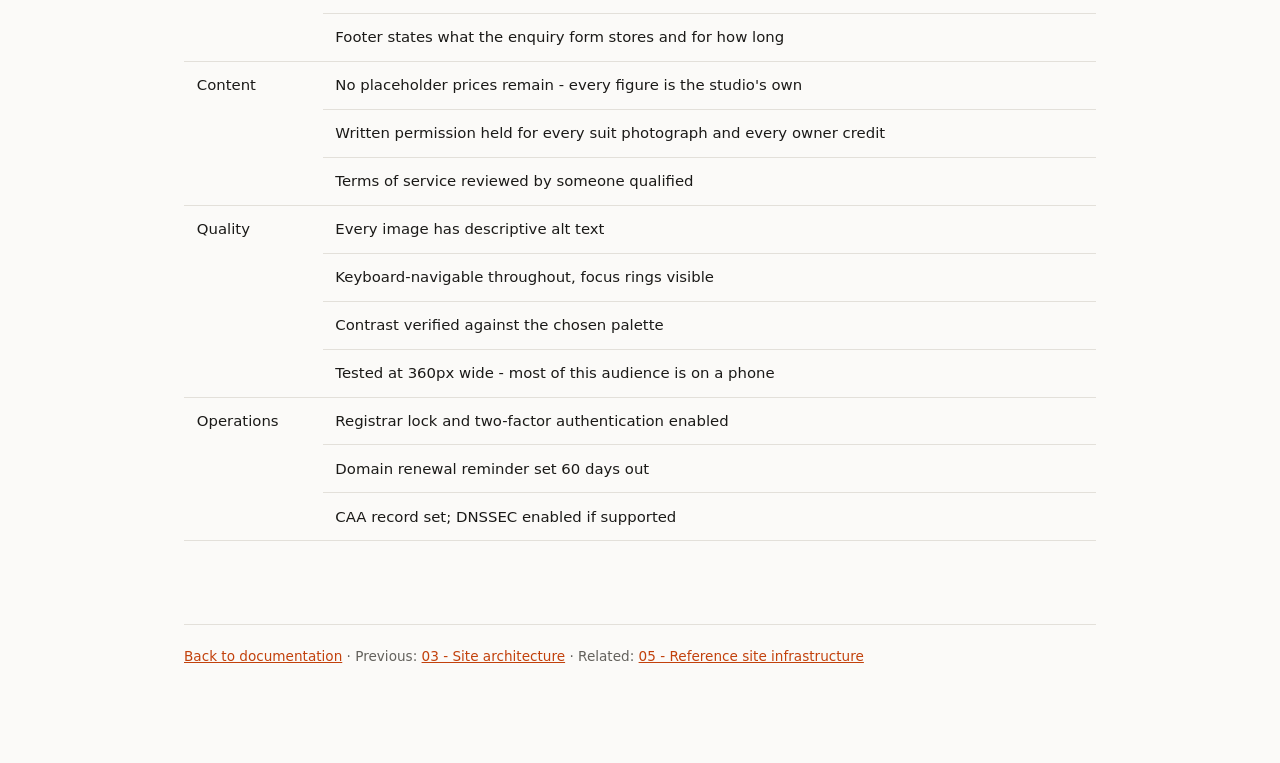
<file: docs/04-build-plan.html>
<!doctype html>
<html lang="en">
<head>
<meta charset="utf-8">
<meta name="viewport" content="width=device-width,initial-scale=1">
<title>04 - Build and launch plan - Starship Suits</title>
<link rel="stylesheet" href="assets/docs.css">
</head>
<body>
<nav class="crumb"><a href="index.html">Documentation</a> <strong>04 - Build and launch plan</strong></nav>

<main class="doc">

<h1>Build and launch plan</h1>
<p class="lede">Platform choice, where to register the domain, where to host, the security headers
the host must set, and the phased route from the current scaffold to a live site.</p>

<h2 id="platform">Platform: custom build or Wix?</h2>
<p>Both reference studios run Wix (<a href="05-reference-infrastructure.html">document 05</a>), so
this deserves a straight answer rather than an assumption.</p>

<div class="wide">
<table>
  <thead><tr><th></th><th>Custom static site</th><th>Wix / Squarespace</th></tr></thead>
  <tbody>
    <tr><td>Owner can edit without help</td><td class="muted">No - edits are HTML and git</td><td><b>Yes - visual editor</b></td></tr>
    <tr><td>Distinctive visual identity</td><td><b>Complete control</b></td><td class="muted">Template-bounded</td></tr>
    <tr><td>Performance</td><td><b>Very fast - a few KB</b></td><td class="muted">Heavy JS runtime</td></tr>
    <tr><td>Security headers</td><td><b>Fully configurable</b></td><td class="muted">Platform default, not changeable</td></tr>
    <tr><td>Forms, booking, shop</td><td class="muted">Bolt-on per feature</td><td><b>Built in</b></td></tr>
    <tr><td>Portability</td><td><b>Files in git - move anywhere</b></td><td class="muted">Locked to platform</td></tr>
    <tr><td>Running cost</td><td><b>~$0-5/mo plus domain</b></td><td class="muted">~$17-35/mo</td></tr>
    <tr><td>Setup effort</td><td class="muted">A developer, ~1-2 weeks</td><td><b>A weekend, unaided</b></td></tr>
    <tr><td>Ongoing maintenance</td><td class="muted">Needs a person who edits HTML</td><td><b>None</b></td></tr>
  </tbody>
</table>
</div>

<div class="note">
  <b>The question that actually decides it</b>
  Not "which is better" - custom wins on most rows. It is <em>who edits this site in two years?</em>
  If the answer is the studio owner working alone, Wix is the honest recommendation and the extra
  $20 a month buys real independence. If a developer is committed to it - which is the premise
  here - build custom, and the advantages are all real.
  <br><br>
  <b>Middle path worth considering:</b> build custom, but move the frequently-changing content -
  the status strip, the queue table, portfolio entries - into small JSON or Markdown files with a
  short README on editing them. It keeps the design custom while making routine updates a text
  edit rather than a code change.
</div>
<p><b>Recommendation: custom static site</b>, on the premise that a developer is maintaining it,
with the editable-content files above as a hedge.</p>

<h2 id="registrar">Where to register the domain</h2>

<h3>Availability</h3>
<p>Checked against the registry on 5 August 2026 - <b><code>starshipsuits.com</code> is
available</b>, as is every sensible alternative:</p>
<div class="wide">
<table>
  <thead><tr><th>Domain</th><th>Status</th><th>Comment</th></tr></thead>
  <tbody>
    <tr><td><code>starshipsuits.com</code></td><td><span class="pill done">Available</span></td>
      <td><b>Register this.</b> The default assumption for any business; the one people type.</td></tr>
    <tr><td><code>starshipsuits.studio</code></td><td><span class="pill done">Available</span></td>
      <td>On-brand and available, but costs more and is less memorable when spoken.</td></tr>
    <tr><td><code>starshipsuits.art</code></td><td><span class="pill done">Available</span></td><td>Fits a craft studio.</td></tr>
    <tr><td><code>starshipsuits.shop</code></td><td><span class="pill done">Available</span></td><td>Only if merch becomes a real line.</td></tr>
    <tr><td><code>starshipsuits.net</code> / <code>.co</code></td><td><span class="pill done">Available</span></td>
      <td>Defensive registrations only.</td></tr>
    <tr><td><code>starship-suits.com</code></td><td><span class="pill done">Available</span></td>
      <td>Skip. Hyphens are lost every time the name is spoken aloud.</td></tr>
  </tbody>
</table>
</div>
<p class="muted">Availability changes without warning. Register promptly - the name is clean,
short, and unclaimed, which will not stay true indefinitely.</p>

<h3>Registrar comparison</h3>
<div class="wide">
<table>
  <thead><tr><th>Registrar</th><th>.com approx/yr</th><th>WHOIS privacy</th><th>Assessment</th></tr></thead>
  <tbody>
    <tr><td><b>Cloudflare Registrar</b></td><td>At cost, ~$10-11</td><td>Free, always</td>
      <td><b>Recommended if hosting on Cloudflare.</b> Sells at wholesale with no markup and no
      renewal escalation, and privacy is included rather than sold. Requires Cloudflare as DNS
      provider, supports a limited TLD set, and does not offer email hosting.</td></tr>
    <tr><td><b>Porkbun</b></td><td>~$10-12</td><td>Free, always</td>
      <td><b>Recommended if you want flexibility.</b> Free WHOIS privacy, free email forwarding
      (so <code>hello@starshipsuits.com</code> can forward to Gmail at no cost), wide TLD coverage
      including <code>.studio</code> and <code>.art</code>, and no dependence on a particular host.</td></tr>
    <tr><td>Namecheap</td><td>~$12-16</td><td>Free</td>
      <td>Perfectly fine, slightly pricier at renewal, more upselling in the interface.</td></tr>
    <tr><td>Squarespace Domains</td><td>~$20</td><td>Free</td>
      <td>Inherited the former Google Domains business. Competent, unremarkable, more expensive.</td></tr>
    <tr><td>GoDaddy</td><td>Low first year, ~$22+ after</td><td>Paid add-on</td>
      <td><span class="pill block">Avoid</span> Loss-leader pricing followed by steep renewals, and
      privacy is monetised rather than included.</td></tr>
    <tr><td>Wix / Squarespace as host-registrar</td><td>Bundled</td><td>Optional, often off by default</td>
      <td><span class="pill block">Avoid</span> Exactly the lock-in seen at Heckhoundz Studio -
      registrar, DNS and host are one company, and leaving means moving all three at once. The
      privacy default is also how that studio's home address ended up public.</td></tr>
  </tbody>
</table>
</div>
<p class="muted">Prices are approximate as of mid-2026 and should be confirmed at purchase; ICANN
fees and registry pricing change.</p>

<div class="note">
  <b>Decided: Porkbun <span class="pill done">Settled</span></b>
  Free WHOIS privacy, free email forwarding for <code>hello@starshipsuits.com</code>,
  <code>ALIAS</code> support for pointing the apex at Netlify, and no tie to the host. Still to do
  at registration:
  <ul style="margin:.6rem 0 0">
    <li>Register <code>starshipsuits.com</code> as the primary.</li>
    <li><b>Enable WHOIS privacy before the record goes live</b>, not afterwards.</li>
    <li>Turn on the registrar lock and two-factor authentication on the registrar account.</li>
    <li>Register for 2-3 years, not 1 - it is cheap insurance against a lapsed renewal, and
    Heckhoundz's domain expires within twelve months of registration.</li>
    <li>Set a calendar reminder 60 days before expiry regardless of auto-renew.</li>
    <li><b>Keep the registrar separate from the host.</b> The single most valuable structural
    lesson from document 05.</li>
  </ul>
</div>

<h2 id="hosting">Where to host</h2>
<div class="wide">
<table>
  <thead><tr><th>Host</th><th>Cost</th><th>Custom headers</th><th>Forms</th><th>Assessment</th></tr></thead>
  <tbody>
    <tr><td><b>Cloudflare Pages</b></td><td>Free tier is ample</td><td>Yes - <code>_headers</code></td>
      <td>Via Workers</td>
      <td><b>Recommended.</b> Deploys from git on push, unmetered bandwidth, strong global network,
      DDoS protection included, and pairs with Cloudflare Registrar. Forms need a small Worker,
      which is a modest amount of extra work.</td></tr>
    <tr><td><b>Netlify</b></td><td>Free tier, bandwidth-capped</td><td>Yes - <code>_headers</code></td>
      <td><b>Built in</b></td>
      <td><b>Recommended if the enquiry form matters most.</b> Netlify Forms handles the commission
      enquiry with no code and no third-party origin, which is the single fiddliest part of a static
      site. Bandwidth limits are a consideration for an image-heavy portfolio.</td></tr>
    <tr><td>Vercel</td><td>Free tier</td><td>Yes - <code>vercel.json</code></td><td>No</td>
      <td>Excellent, but oriented toward Next.js. No advantage here over the two above.</td></tr>
    <tr><td>Self-host on existing infrastructure</td><td>Effectively free</td><td>Yes - full control</td>
      <td>Own handler</td>
      <td>Technically viable given the infrastructure already running. But this is a public business
      site: it needs uptime, TLS renewal, DDoS resilience and backups without a person watching.
      A managed edge host does that for nothing. <b>Not recommended</b> for the public site.</td></tr>
    <tr><td>GitHub Pages</td><td>Free (public repos)</td><td><b>No</b></td><td>No</td>
      <td>Staging only. Cannot set response headers at all, which rules it out for production.</td></tr>
  </tbody>
</table>
</div>
<div class="note">
  <b>Decided: Netlify + Porkbun <span class="pill done">Settled</span></b>
  The domain is <code>starshipsuits.com</code>, registered at <b>Porkbun</b>; the site is hosted on
  <b>Netlify</b>, deploying from the GitHub repository. This keeps the registrar independent of the
  host - the structural lesson from <a href="05-reference-infrastructure.html">document 05</a> - and
  gives the commission enquiry form a handler with no third-party origin and no code.
  <br><br>
  <code>netlify.toml</code> is committed at the repository root with <code>publish = "web"</code>
  and the full header set below. Netlify's free tier deploys from private repositories, so the
  repository does not need to be public to go live.
</div>

<h3 id="dns">Pointing Porkbun at Netlify</h3>
<p>Two ways. The first keeps DNS where the domain is, which is the better default.</p>
<div class="wide">
<table>
  <thead><tr><th>Approach</th><th>Records</th><th>Trade-off</th></tr></thead>
  <tbody>
    <tr><td><b>Keep DNS at Porkbun</b><br><span class="pill done">Recommended</span></td>
      <td><code>ALIAS</code> on the apex &rarr; <code>apex-loadbalancer.netlify.com</code><br>
          <code>CNAME</code> on <code>www</code> &rarr; <code>&lt;site&gt;.netlify.app</code></td>
      <td>Porkbun supports <code>ALIAS</code>, which solves the CNAME-at-apex problem. DNS stays
      with the registrar, so changing host later is two record edits. Email records stay in one
      place.</td></tr>
    <tr><td>Delegate to Netlify DNS</td>
      <td>Change nameservers at Porkbun to the four <code>*.nsone.net</code> servers Netlify
      assigns</td>
      <td>Slightly smoother certificate and apex handling, and Netlify manages everything. But DNS
      then lives with the host, so moving host later means moving DNS too - and any mail records
      have to be recreated there.</td></tr>
  </tbody>
</table>
</div>
<p class="muted">If <code>ALIAS</code> is unavailable for any reason, Netlify also publishes a
plain <code>A</code> record for the apex. Confirm the current target values in Netlify's own
documentation at setup rather than trusting figures written here - load-balancer addresses change.</p>

<p>Order of operations matters, because getting it wrong means a broken certificate:</p>
<ol>
  <li>Connect the repository in Netlify and confirm the site deploys on its
  <code>*.netlify.app</code> address first.</li>
  <li>Add <code>starshipsuits.com</code> under <em>Domain management</em>, and set the
  <code>www</code> subdomain as primary with a redirect from the apex (or the reverse - just pick
  one and be consistent, so there is a single canonical hostname).</li>
  <li>Add the DNS records at Porkbun. Propagation is usually minutes.</li>
  <li>Wait for Netlify to provision the Let's Encrypt certificate, <em>then</em> enable
  <b>Force HTTPS</b>. Enabling it before the certificate exists locks the site out.</li>
  <li>Add a <code>CAA</code> record at Porkbun authorising Let's Encrypt, and enable DNSSEC.</li>
  <li>Verify the headers below are live on a real response.</li>
</ol>

<h2 id="headers">Security headers the production host must set</h2>
<p>Neither reference site sets any of these, because Wix does not let its customers do so. This is
free ground and takes about ten minutes.</p>

<h3>Cloudflare Pages or Netlify - <code>_headers</code></h3>
<pre><code>/*
  Content-Security-Policy: default-src 'self'; base-uri 'none'; object-src 'none'; frame-ancestors 'none'; img-src 'self' data:; style-src 'self'; script-src 'self'; form-action 'self'
  Strict-Transport-Security: max-age=31536000; includeSubDomains
  X-Content-Type-Options: nosniff
  Referrer-Policy: strict-origin-when-cross-origin
  Permissions-Policy: geolocation=(), microphone=(), camera=(), interest-cohort=()
  Cross-Origin-Opener-Policy: same-origin

/assets/*
  Cache-Control: public, max-age=31536000, immutable</code></pre>

<h3>nginx equivalent, if self-hosted</h3>
<pre><code>add_header Content-Security-Policy "default-src 'self'; base-uri 'none'; object-src 'none'; frame-ancestors 'none'; img-src 'self' data:; style-src 'self'; script-src 'self'; form-action 'self'" always;
add_header Strict-Transport-Security "max-age=31536000; includeSubDomains" always;
add_header X-Content-Type-Options "nosniff" always;
add_header Referrer-Policy "strict-origin-when-cross-origin" always;
add_header Permissions-Policy "geolocation=(), microphone=(), camera=()" always;</code></pre>

<div class="note">
  <b>Adjust the policy when third parties are added</b>
  The policy above assumes the site loads nothing from anywhere else, which is the intended design.
  Adding analytics, an embedded video, a map, or a third-party form service each requires widening
  it. <b>Widen it deliberately, one origin at a time</b> - never relax to a wildcard to make
  something work. Fonts must be self-hosted, which keeps <code>font-src</code> out of the policy
  entirely.
  <br><br>
  Also worth setting at the registrar or DNS: a <b>CAA record</b> naming the certificate authority
  the host uses, and <b>DNSSEC</b> if the registrar supports it. Heckhoundz has neither.
</div>

<h2>Phases</h2>

<div class="card">
  <h3 style="margin-top:0">Phase 0 - Scaffold <span class="pill done">Done</span></h3>
  <p style="margin:0" class="muted">Repository created and pushed, placeholder page, Pages staging
  workflow, Dependabot, licence, planning documents. Commits <code>33ee9ec</code> onward.</p>
</div>

<div class="card">
  <h3 style="margin-top:0">Phase 1 - Decide <span class="pill now">Blocking</span></h3>
  <p style="margin:0 0 .5rem" class="muted">Nothing else starts until these are answered. None
  require a developer.</p>
  <ul style="margin:0">
    <li>Pick a <a href="02-visual-directions.html">visual direction</a>. Critical path.</li>
    <li>Register <code>starshipsuits.com</code>, with WHOIS privacy on.</li>
    <li>Choose the production host - Cloudflare Pages or Netlify.</li>
    <li>Confirm the real commission tiers and prices.</li>
    <li>Book the photography. Longest lead time of anything in this plan - start it first.</li>
  </ul>
</div>

<div class="card">
  <h3 style="margin-top:0">Phase 2 - Design system <span class="pill todo">Next</span></h3>
  <p style="margin:0" class="muted">Tokens for colour, type, spacing and radii as CSS custom
  properties. Self-hosted subset WOFF2 fonts committed to the repository. Core components -
  navigation, tier card, portfolio tile, footer, buttons - built and contrast-checked. Wordmark,
  favicon and social preview image.</p>
</div>

<div class="card">
  <h3 style="margin-top:0">Phase 3 - Pages <span class="pill todo">Then</span></h3>
  <p style="margin:0" class="muted">The seven pages from
  <a href="03-site-architecture.html">document 03</a>, built against real content as it arrives.
  Home, prices and about first - they are useful even with a thin portfolio. Queue and terms last,
  since they depend on studio decisions rather than code.</p>
</div>

<div class="card">
  <h3 style="margin-top:0">Phase 4 - Media and forms <span class="pill todo">Then</span></h3>
  <p style="margin:0" class="muted">Photography processed into an AVIF and JPEG responsive
  pipeline. Gallery lightbox, keyboard-operable. Enquiry form wired to the chosen host's handler,
  with honeypot, field length caps and rate limiting.</p>
</div>

<div class="card">
  <h3 style="margin-top:0">Phase 5 - Launch <span class="pill todo">Finally</span></h3>
  <p style="margin:0" class="muted">Repository flipped to public, Pages staging re-enabled, DNS
  pointed at the production host, TLS verified, headers verified, then the checklist below.</p>
</div>

<h2>Pre-launch checklist</h2>
<div class="wide">
<table>
  <thead><tr><th>Area</th><th>Check</th></tr></thead>
  <tbody>
    <tr><td rowspan="4">Security</td><td>All headers from the section above present on a live response</td></tr>
    <tr><td>HTTPS enforced; HTTP redirects to it; HSTS confirmed</td></tr>
    <tr><td>CSP produces no console violations on any page</td></tr>
    <tr><td>Form rate-limited, honeypot in place, field lengths capped</td></tr>
    <tr><td rowspan="3">Privacy</td><td>WHOIS privacy on and verified by an actual lookup</td></tr>
    <tr><td>No home address published anywhere on the site - a city or region is enough</td></tr>
    <tr><td>Footer states what the enquiry form stores and for how long</td></tr>
    <tr><td rowspan="3">Content</td><td>No placeholder prices remain - every figure is the studio's own</td></tr>
    <tr><td>Written permission held for every suit photograph and every owner credit</td></tr>
    <tr><td>Terms of service reviewed by someone qualified</td></tr>
    <tr><td rowspan="4">Quality</td><td>Every image has descriptive alt text</td></tr>
    <tr><td>Keyboard-navigable throughout, focus rings visible</td></tr>
    <tr><td>Contrast verified against the chosen palette</td></tr>
    <tr><td>Tested at 360px wide - most of this audience is on a phone</td></tr>
    <tr><td rowspan="3">Operations</td><td>Registrar lock and two-factor authentication enabled</td></tr>
    <tr><td>Domain renewal reminder set 60 days out</td></tr>
    <tr><td>CAA record set; DNSSEC enabled if supported</td></tr>
  </tbody>
</table>
</div>

<footer>
  <a href="index.html">Back to documentation</a> &middot; Previous:
  <a href="03-site-architecture.html">03 - Site architecture</a> &middot; Related:
  <a href="05-reference-infrastructure.html">05 - Reference site infrastructure</a>
</footer>

</main>
</body>
</html>
</file>
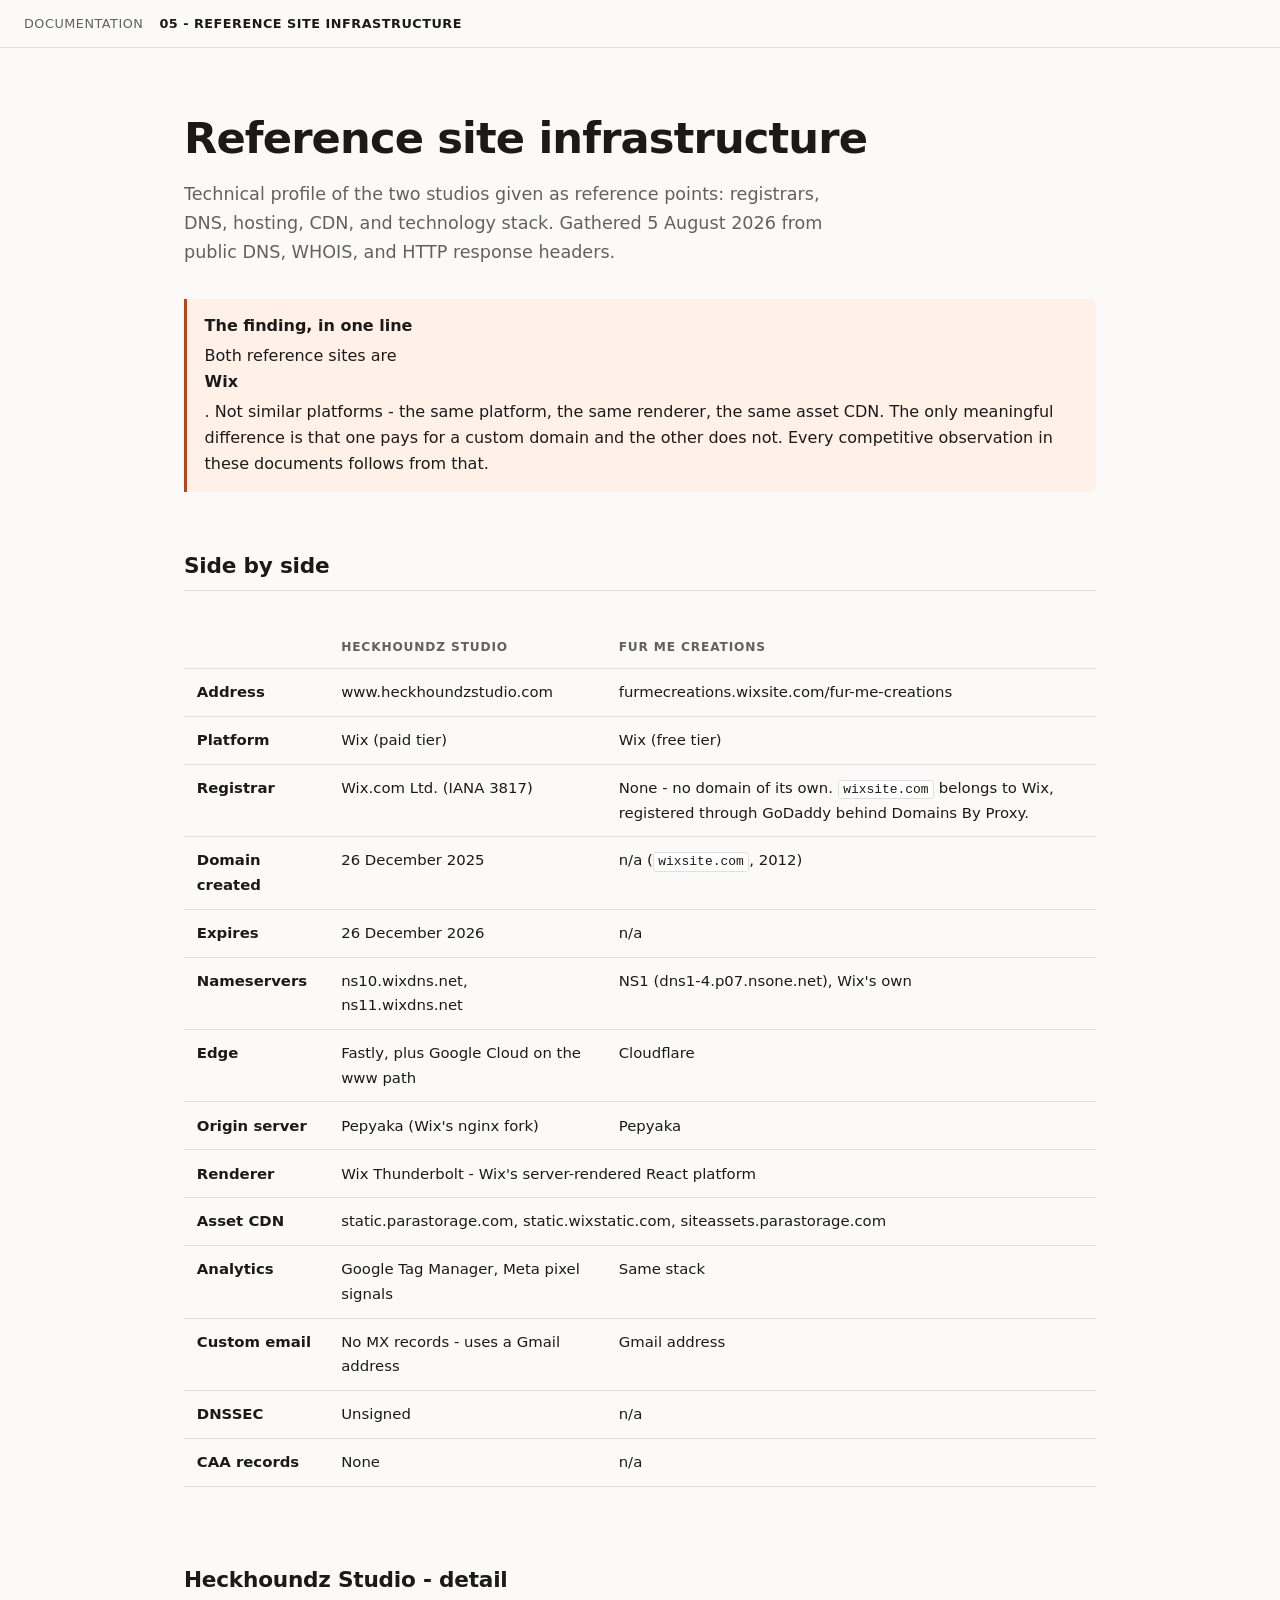
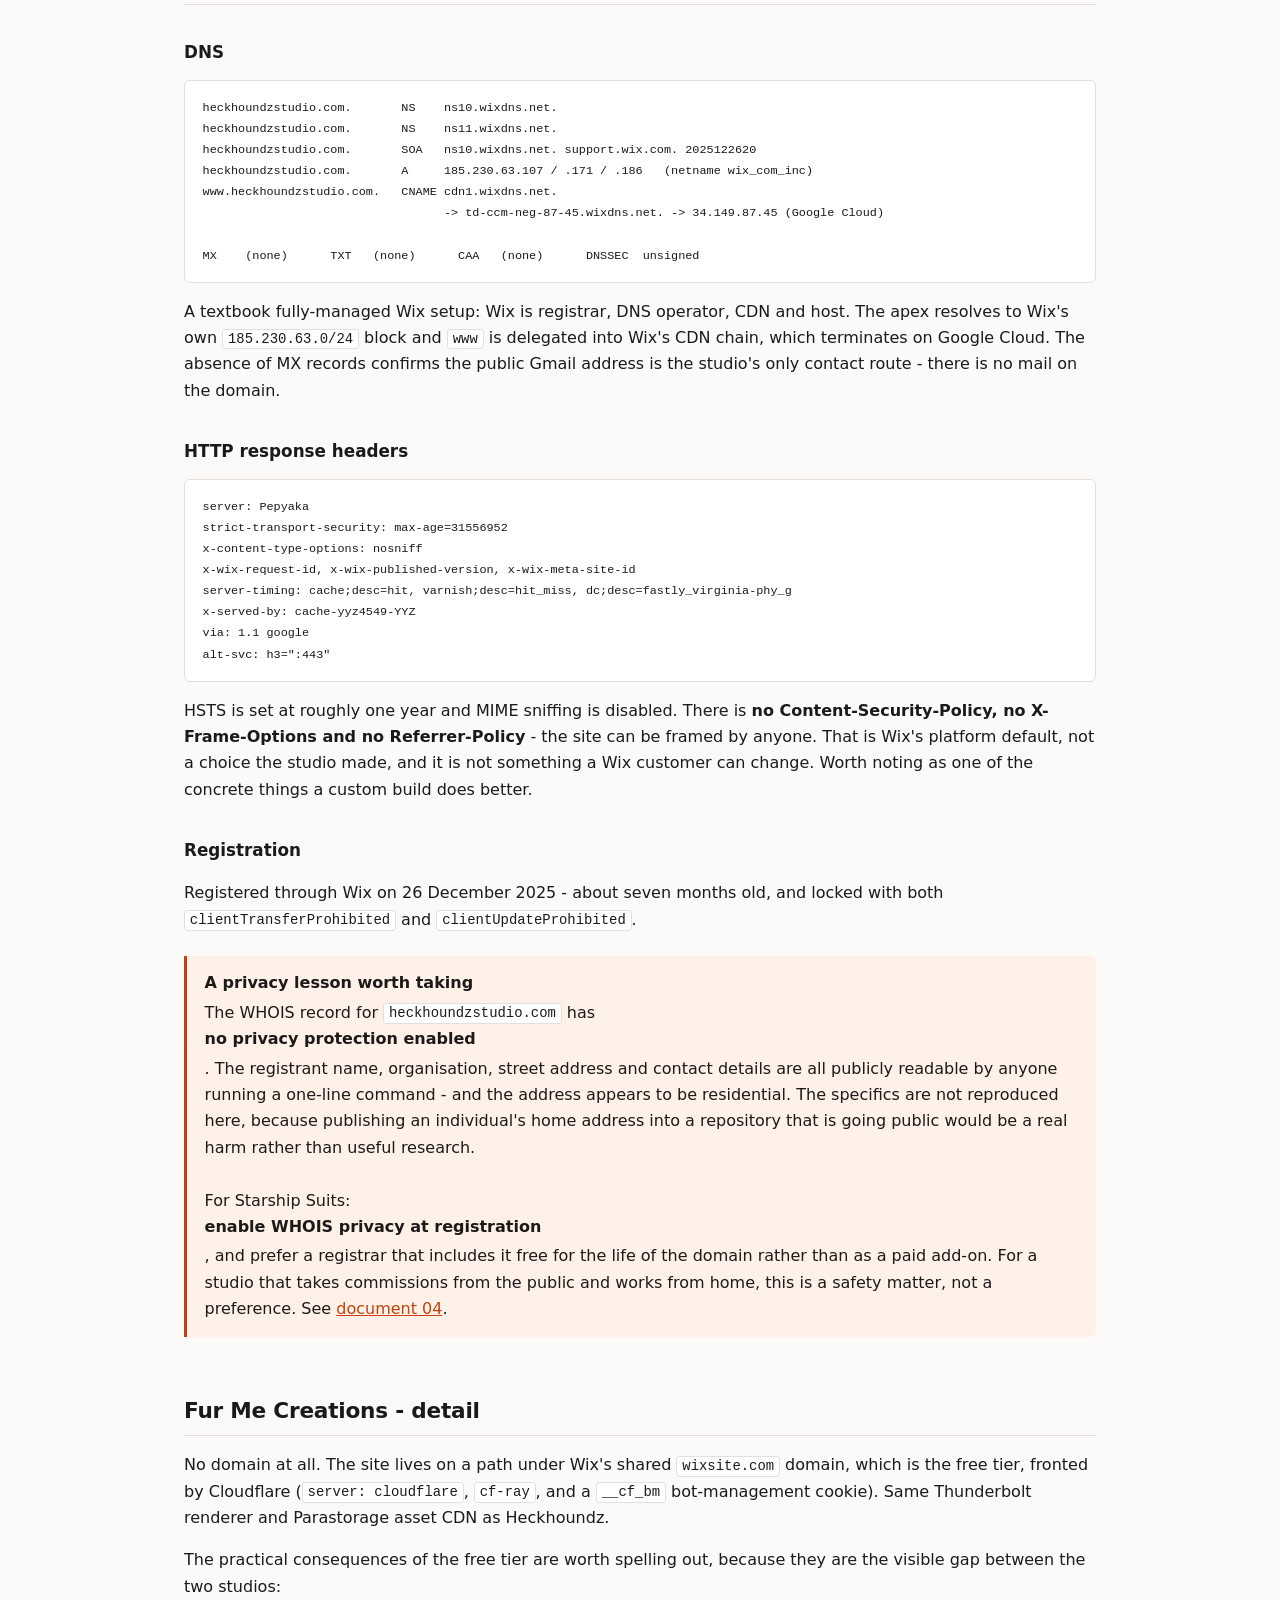
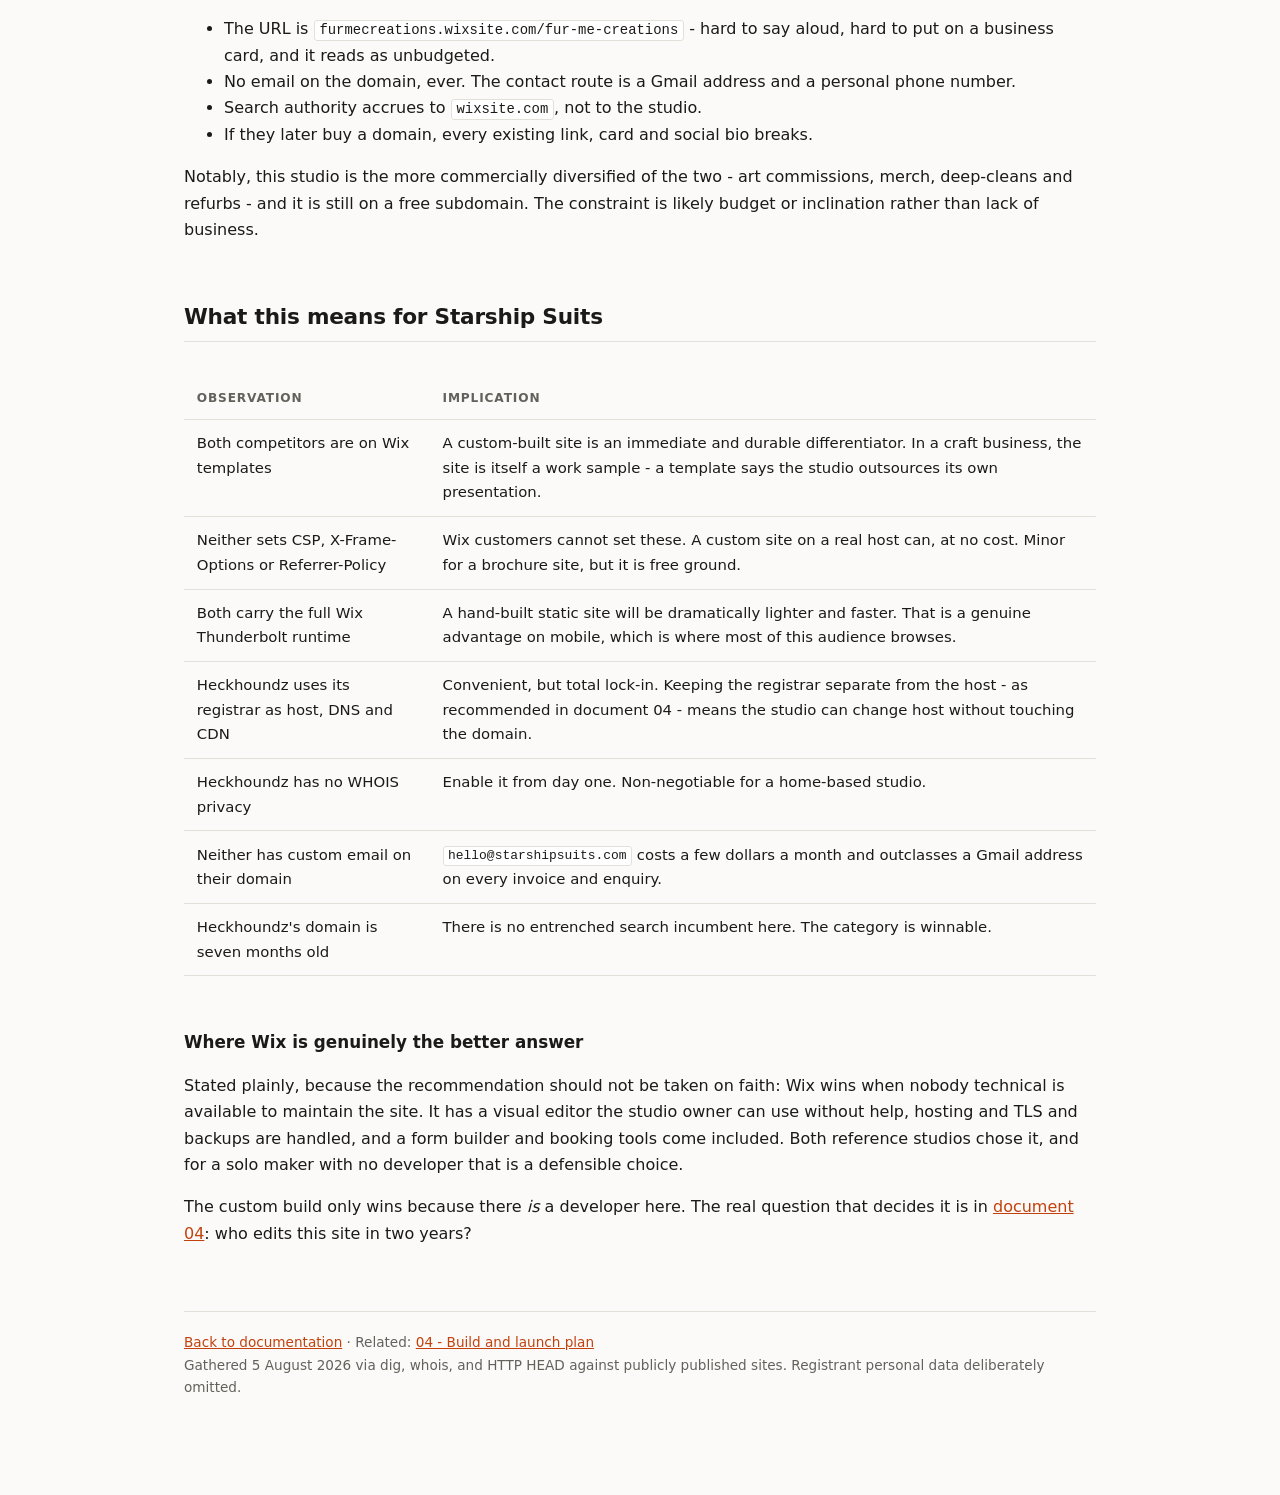
<file: docs/05-reference-infrastructure.html>
<!doctype html>
<html lang="en">
<head>
<meta charset="utf-8">
<meta name="viewport" content="width=device-width,initial-scale=1">
<title>05 - Reference site infrastructure - Starship Suits</title>
<link rel="stylesheet" href="assets/docs.css">
</head>
<body>
<nav class="crumb"><a href="index.html">Documentation</a> <strong>05 - Reference site infrastructure</strong></nav>

<main class="doc">

<h1>Reference site infrastructure</h1>
<p class="lede">Technical profile of the two studios given as reference points: registrars, DNS,
hosting, CDN, and technology stack. Gathered 5 August 2026 from public DNS, WHOIS, and HTTP
response headers.</p>

<div class="note">
  <b>The finding, in one line</b>
  Both reference sites are <b>Wix</b>. Not similar platforms - the same platform, the same
  renderer, the same asset CDN. The only meaningful difference is that one pays for a custom domain
  and the other does not. Every competitive observation in these documents follows from that.
</div>

<h2>Side by side</h2>
<div class="wide">
<table>
  <thead><tr><th></th><th>Heckhoundz Studio</th><th>Fur Me Creations</th></tr></thead>
  <tbody>
    <tr><td><b>Address</b></td><td>www.heckhoundzstudio.com</td>
      <td>furmecreations.wixsite.com/fur-me-creations</td></tr>
    <tr><td><b>Platform</b></td><td>Wix (paid tier)</td><td>Wix (free tier)</td></tr>
    <tr><td><b>Registrar</b></td><td>Wix.com Ltd. (IANA 3817)</td>
      <td>None - no domain of its own. <code>wixsite.com</code> belongs to Wix, registered
      through GoDaddy behind Domains By Proxy.</td></tr>
    <tr><td><b>Domain created</b></td><td>26 December 2025</td><td>n/a (<code>wixsite.com</code>, 2012)</td></tr>
    <tr><td><b>Expires</b></td><td>26 December 2026</td><td>n/a</td></tr>
    <tr><td><b>Nameservers</b></td><td>ns10.wixdns.net, ns11.wixdns.net</td>
      <td>NS1 (dns1-4.p07.nsone.net), Wix's own</td></tr>
    <tr><td><b>Edge</b></td><td>Fastly, plus Google Cloud on the www path</td><td>Cloudflare</td></tr>
    <tr><td><b>Origin server</b></td><td>Pepyaka (Wix's nginx fork)</td><td>Pepyaka</td></tr>
    <tr><td><b>Renderer</b></td><td colspan="2">Wix Thunderbolt - Wix's server-rendered React platform</td></tr>
    <tr><td><b>Asset CDN</b></td><td colspan="2">static.parastorage.com, static.wixstatic.com, siteassets.parastorage.com</td></tr>
    <tr><td><b>Analytics</b></td><td>Google Tag Manager, Meta pixel signals</td><td>Same stack</td></tr>
    <tr><td><b>Custom email</b></td><td>No MX records - uses a Gmail address</td><td>Gmail address</td></tr>
    <tr><td><b>DNSSEC</b></td><td>Unsigned</td><td>n/a</td></tr>
    <tr><td><b>CAA records</b></td><td>None</td><td>n/a</td></tr>
  </tbody>
</table>
</div>

<h2>Heckhoundz Studio - detail</h2>

<h3>DNS</h3>
<pre><code>heckhoundzstudio.com.       NS    ns10.wixdns.net.
heckhoundzstudio.com.       NS    ns11.wixdns.net.
heckhoundzstudio.com.       SOA   ns10.wixdns.net. support.wix.com. 2025122620
heckhoundzstudio.com.       A     185.230.63.107 / .171 / .186   (netname wix_com_inc)
www.heckhoundzstudio.com.   CNAME cdn1.wixdns.net.
                                  -> td-ccm-neg-87-45.wixdns.net. -> 34.149.87.45 (Google Cloud)

MX    (none)      TXT   (none)      CAA   (none)      DNSSEC  unsigned</code></pre>
<p>A textbook fully-managed Wix setup: Wix is registrar, DNS operator, CDN and host. The apex
resolves to Wix's own <code>185.230.63.0/24</code> block and <code>www</code> is delegated into
Wix's CDN chain, which terminates on Google Cloud. The absence of MX records confirms the
public Gmail address is the studio's only contact route - there is no mail on the domain.</p>

<h3>HTTP response headers</h3>
<pre><code>server: Pepyaka
strict-transport-security: max-age=31556952
x-content-type-options: nosniff
x-wix-request-id, x-wix-published-version, x-wix-meta-site-id
server-timing: cache;desc=hit, varnish;desc=hit_miss, dc;desc=fastly_virginia-phy_g
x-served-by: cache-yyz4549-YYZ
via: 1.1 google
alt-svc: h3=":443"</code></pre>
<p>HSTS is set at roughly one year and MIME sniffing is disabled. There is <b>no
Content-Security-Policy, no X-Frame-Options and no Referrer-Policy</b> - the site can be framed by
anyone. That is Wix's platform default, not a choice the studio made, and it is not something a Wix
customer can change. Worth noting as one of the concrete things a custom build does better.</p>

<h3>Registration</h3>
<p>Registered through Wix on 26 December 2025 - about seven months old, and locked with both
<code>clientTransferProhibited</code> and <code>clientUpdateProhibited</code>.</p>
<div class="note">
  <b>A privacy lesson worth taking</b>
  The WHOIS record for <code>heckhoundzstudio.com</code> has <b>no privacy protection enabled</b>.
  The registrant name, organisation, street address and contact details are all publicly readable
  by anyone running a one-line command - and the address appears to be residential. The specifics
  are not reproduced here, because publishing an individual's home address into a repository that
  is going public would be a real harm rather than useful research.
  <br><br>
  For Starship Suits: <b>enable WHOIS privacy at registration</b>, and prefer a registrar that
  includes it free for the life of the domain rather than as a paid add-on. For a studio that
  takes commissions from the public and works from home, this is a safety matter, not a
  preference. See <a href="04-build-plan.html#registrar">document 04</a>.
</div>

<h2>Fur Me Creations - detail</h2>
<p>No domain at all. The site lives on a path under Wix's shared <code>wixsite.com</code> domain,
which is the free tier, fronted by Cloudflare (<code>server: cloudflare</code>,
<code>cf-ray</code>, and a <code>__cf_bm</code> bot-management cookie). Same Thunderbolt renderer
and Parastorage asset CDN as Heckhoundz.</p>
<p>The practical consequences of the free tier are worth spelling out, because they are the visible
gap between the two studios:</p>
<ul>
  <li>The URL is <code>furmecreations.wixsite.com/fur-me-creations</code> - hard to say aloud,
  hard to put on a business card, and it reads as unbudgeted.</li>
  <li>No email on the domain, ever. The contact route is a Gmail address and a personal phone number.</li>
  <li>Search authority accrues to <code>wixsite.com</code>, not to the studio.</li>
  <li>If they later buy a domain, every existing link, card and social bio breaks.</li>
</ul>
<p>Notably, this studio is the more commercially diversified of the two - art commissions, merch,
deep-cleans and refurbs - and it is still on a free subdomain. The constraint is likely budget or
inclination rather than lack of business.</p>

<h2>What this means for Starship Suits</h2>
<div class="wide">
<table>
  <thead><tr><th>Observation</th><th>Implication</th></tr></thead>
  <tbody>
    <tr><td>Both competitors are on Wix templates</td>
      <td>A custom-built site is an immediate and durable differentiator. In a craft business,
      the site is itself a work sample - a template says the studio outsources its own presentation.</td></tr>
    <tr><td>Neither sets CSP, X-Frame-Options or Referrer-Policy</td>
      <td>Wix customers cannot set these. A custom site on a real host can, at no cost. Minor for
      a brochure site, but it is free ground.</td></tr>
    <tr><td>Both carry the full Wix Thunderbolt runtime</td>
      <td>A hand-built static site will be dramatically lighter and faster. That is a genuine
      advantage on mobile, which is where most of this audience browses.</td></tr>
    <tr><td>Heckhoundz uses its registrar as host, DNS and CDN</td>
      <td>Convenient, but total lock-in. Keeping the registrar separate from the host - as
      recommended in document 04 - means the studio can change host without touching the domain.</td></tr>
    <tr><td>Heckhoundz has no WHOIS privacy</td>
      <td>Enable it from day one. Non-negotiable for a home-based studio.</td></tr>
    <tr><td>Neither has custom email on their domain</td>
      <td><code>hello@starshipsuits.com</code> costs a few dollars a month and outclasses a Gmail
      address on every invoice and enquiry.</td></tr>
    <tr><td>Heckhoundz's domain is seven months old</td>
      <td>There is no entrenched search incumbent here. The category is winnable.</td></tr>
  </tbody>
</table>
</div>

<h3>Where Wix is genuinely the better answer</h3>
<p>Stated plainly, because the recommendation should not be taken on faith: Wix wins when nobody
technical is available to maintain the site. It has a visual editor the studio owner can use
without help, hosting and TLS and backups are handled, and a form builder and booking tools come
included. Both reference studios chose it, and for a solo maker with no developer that is a
defensible choice.</p>
<p>The custom build only wins because there <em>is</em> a developer here. The real question that
decides it is in <a href="04-build-plan.html#platform">document 04</a>: who edits this site in two
years?</p>

<footer>
  <a href="index.html">Back to documentation</a> &middot; Related:
  <a href="04-build-plan.html">04 - Build and launch plan</a>
  <br><span class="muted">Gathered 5 August 2026 via dig, whois, and HTTP HEAD against publicly
  published sites. Registrant personal data deliberately omitted.</span>
</footer>

</main>
</body>
</html>
</file>
<file: assets/css/styles.css>
/*
  Placeholder styling only. This gets replaced wholesale once a visual
  direction is chosen - do not build on it.
*/

:root {
  --bg: #f7f7f5;
  --fg: #16161a;
  --muted: #6b6b73;
}

@media (prefers-color-scheme: dark) {
  :root {
    --bg: #0e0e11;
    --fg: #f2f2f0;
    --muted: #8b8b94;
  }
}

*,
*::before,
*::after {
  box-sizing: border-box;
}

html {
  -webkit-text-size-adjust: 100%;
}

body {
  margin: 0;
  min-height: 100svh;
  display: grid;
  place-items: center;
  padding: 2rem;
  background: var(--bg);
  color: var(--fg);
  font-family: system-ui, -apple-system, "Segoe UI", sans-serif;
  line-height: 1.5;
}

.placeholder {
  text-align: center;
  max-width: 40rem;
}

.wordmark {
  margin: 0;
  font-size: clamp(2rem, 8vw, 3.5rem);
  font-weight: 600;
  letter-spacing: -0.02em;
}

.note {
  margin: 0.75rem 0 0;
  color: var(--muted);
  font-size: 0.95rem;
}
</file>
<file: docs/assets/docs.css>
/* Shared styling for the starshipsuits planning documents.
   Deliberately neutral - these are working documents, not the brand. */

:root {
  --bg: #fbfaf8;
  --surface: #ffffff;
  --fg: #1b1a18;
  --muted: #63615c;
  --line: #e3e0da;
  --accent: #c2410c;
  --accent-soft: #fff1e8;
  --ok: #15803d;
  --warn: #b45309;
  --stop: #b91c1c;
}

@media (prefers-color-scheme: dark) {
  :root {
    --bg: #14131a;
    --surface: #1c1b23;
    --fg: #ecebe8;
    --muted: #9d9aa4;
    --line: #2f2d38;
    --accent: #fb923c;
    --accent-soft: #2a1d18;
    --ok: #4ade80;
    --warn: #fbbf24;
    --stop: #f87171;
  }
}

*, *::before, *::after { box-sizing: border-box; }

body {
  margin: 0;
  background: var(--bg);
  color: var(--fg);
  font: 16px/1.65 ui-sans-serif, system-ui, -apple-system, "Segoe UI", sans-serif;
  -webkit-text-size-adjust: 100%;
}

.doc { max-width: 60rem; margin: 0 auto; padding: 2.5rem 1.5rem 6rem; }

/* Breadcrumb bar */
.crumb {
  position: sticky; top: 0; z-index: 10;
  display: flex; flex-wrap: wrap; gap: .35rem 1rem; align-items: baseline;
  background: var(--bg); border-bottom: 1px solid var(--line);
  padding: .8rem 1.5rem; margin: 0;
  font-size: .8rem; letter-spacing: .04em; text-transform: uppercase;
}
.crumb a { color: var(--muted); text-decoration: none; }
.crumb a:hover { color: var(--accent); }
.crumb strong { color: var(--fg); font-weight: 600; }

h1 { font-size: clamp(1.9rem, 4.5vw, 2.7rem); line-height: 1.12; letter-spacing: -.02em; margin: .6em 0 .3em; }
h2 {
  font-size: 1.35rem; letter-spacing: -.01em; margin: 2.6em 0 .7em;
  padding-bottom: .4rem; border-bottom: 1px solid var(--line);
}
h3 { font-size: 1.05rem; margin: 2em 0 .5em; }

p, li { color: var(--fg); }
.lede { font-size: 1.1rem; color: var(--muted); max-width: 58ch; margin-bottom: 2rem; }
.muted { color: var(--muted); }

a { color: var(--accent); }

table { width: 100%; border-collapse: collapse; margin: 1.2rem 0; font-size: .93rem; }
th, td { text-align: left; padding: .7rem .8rem; border-bottom: 1px solid var(--line); vertical-align: top; }
th { font-size: .76rem; letter-spacing: .07em; text-transform: uppercase; color: var(--muted); font-weight: 600; }
tbody tr:hover { background: var(--surface); }
.wide { overflow-x: auto; }

code {
  font-family: ui-monospace, "SF Mono", Menlo, monospace; font-size: .87em;
  background: var(--surface); border: 1px solid var(--line); border-radius: 3px; padding: .1em .35em;
}
pre {
  background: var(--surface); border: 1px solid var(--line); border-radius: 6px;
  padding: 1rem 1.1rem; overflow-x: auto; font-size: .85rem; line-height: 1.55;
}
pre code { background: none; border: 0; padding: 0; }

.card {
  background: var(--surface); border: 1px solid var(--line); border-radius: 8px;
  padding: 1.2rem 1.35rem; margin: 1rem 0;
}
.grid { display: grid; gap: 1rem; grid-template-columns: repeat(auto-fit, minmax(15rem, 1fr)); }

.note {
  border-left: 3px solid var(--accent); background: var(--accent-soft);
  padding: .9rem 1.1rem; border-radius: 0 6px 6px 0; margin: 1.4rem 0;
}
.note b { display: block; margin-bottom: .2rem; }

.pill {
  display: inline-block; font-size: .7rem; font-weight: 700; letter-spacing: .08em;
  text-transform: uppercase; padding: .22em .6em; border-radius: 999px;
  border: 1px solid currentColor;
}
.pill.done { color: var(--ok); }
.pill.now  { color: var(--warn); }
.pill.todo { color: var(--muted); }
.pill.block{ color: var(--stop); }

/* Document index cards */
.toc { display: grid; gap: .75rem; margin: 2rem 0; }
.toc a {
  display: block; text-decoration: none; color: inherit;
  background: var(--surface); border: 1px solid var(--line); border-radius: 8px; padding: 1.1rem 1.3rem;
}
.toc a:hover { border-color: var(--accent); }
.toc b { display: block; font-size: 1.02rem; margin-bottom: .18rem; }
.toc span { color: var(--muted); font-size: .9rem; }
.toc em { font-style: normal; color: var(--muted); font-size: .74rem;
  letter-spacing: .08em; text-transform: uppercase; display: block; margin-bottom: .35rem; }

/* Swatch strip */
.swatches { display: flex; flex-wrap: wrap; gap: .6rem; margin: 1rem 0; }
.swatches div { width: 6.5rem; }
.swatches i { display: block; height: 3.4rem; border-radius: 5px; border: 1px solid var(--line); }
.swatches small { display: block; font-family: ui-monospace, monospace; font-size: .72rem;
  color: var(--muted); margin-top: .3rem; }

footer { margin-top: 4rem; padding-top: 1.2rem; border-top: 1px solid var(--line);
  color: var(--muted); font-size: .85rem; }

@media print {
  .crumb { position: static; }
  body { background: #fff; color: #000; }
}
</file>
<file: web/assets/css/styles.css>
/* ===========================================================================
   Starship Suits - Direction A, "Mission Patch"
   See docs/02-visual-directions.html for the direction and its alternatives.

   Everything visual is a token in :root. Switching to Direction B or C is a
   change to those values plus the @font-face block - not a rewrite.

   CONTRAST RULES, measured against the bone background:
     ink    15.67:1  - all text, any size
     orange  3.21:1  - LARGE display text only (>=24px, or >=18.7px bold)
     pink    2.75:1  - DECORATIVE SHAPES ONLY. Never text, at any size.
   Do not use orange for body copy or pink for type. Both fail WCAG AA there.
   =========================================================================== */

/* --- Self-hosted fonts. Both SIL OFL 1.1; see assets/fonts/FONTS.md ------
   Loaded from this origin because the site's CSP is default-src 'self'.
   A CDN font would breach that policy, add a third party to the render
   path, and leak visitor IPs. ------------------------------------------- */

@font-face {
  font-family: "Archivo";
  src: url("../fonts/archivo-latin-var.woff2") format("woff2-variations");
  font-weight: 400 900;
  font-stretch: 62% 125%;
  font-style: normal;
  font-display: swap;
}

@font-face {
  font-family: "Martian Mono";
  src: url("../fonts/martianmono-latin-400.woff2") format("woff2");
  font-weight: 400;
  font-style: normal;
  font-display: swap;
}

@font-face {
  font-family: "Martian Mono";
  src: url("../fonts/martianmono-latin-700.woff2") format("woff2");
  font-weight: 700;
  font-style: normal;
  font-display: swap;
}

:root {
  /* Palette */
  --bone: #f3ede3;
  --ink: #17150f;
  --ink-60: rgba(23, 21, 15, 0.62);
  --orange: #e2571e;
  --pink: #e8628c;

  /* Type */
  --display: "Archivo", ui-sans-serif, system-ui, sans-serif;
  --mono: "Martian Mono", ui-monospace, "SF Mono", Menlo, monospace;

  /* Spacing scale */
  --s1: 0.5rem;
  --s2: 1rem;
  --s3: 1.75rem;
  --s4: 3rem;
  --s5: 5rem;

  --rule: 2px solid var(--ink);
  --measure: 46ch;
}

*,
*::before,
*::after {
  box-sizing: border-box;
}

html {
  -webkit-text-size-adjust: 100%;
}

body {
  margin: 0;
  min-height: 100svh;
  display: flex;
  flex-direction: column;
  background: var(--bone);
  color: var(--ink);
  font-family: var(--display);
  font-size: 1rem;
  line-height: 1.6;
  position: relative;
}

/* Halftone print texture - the direction's signature surface. Sits behind
   everything and never intercepts pointer events. */
body::before {
  content: "";
  position: fixed;
  inset: 0;
  z-index: 0;
  pointer-events: none;
  opacity: 0.5;
  background-image: radial-gradient(var(--ink) 0.5px, transparent 0.5px);
  background-size: 4px 4px;
}

.shell {
  position: relative;
  z-index: 1;
  width: 100%;
  max-width: 60rem;
  margin: 0 auto;
  padding: 0 var(--s3);
  flex: 1;
  display: flex;
  flex-direction: column;
}

/* --- Manifest bar ------------------------------------------------------- */

.manifest {
  display: flex;
  flex-wrap: wrap;
  gap: var(--s1) var(--s3);
  align-items: baseline;
  padding: var(--s2) 0;
  border-bottom: var(--rule);
  font-family: var(--mono);
  font-size: 0.62rem;
  font-weight: 700;
  letter-spacing: 0.18em;
  text-transform: uppercase;
}

.manifest .spacer {
  margin-left: auto;
}

/* --- Hero --------------------------------------------------------------- */

.hero {
  flex: 1;
  display: flex;
  flex-direction: column;
  align-items: center;
  justify-content: center;
  text-align: center;
  padding: var(--s5) 0 var(--s4);
  gap: var(--s3);
}

/* Mission patch. Built from stacked radial gradients so it needs no image
   file and stays crisp at any size. */
.patch {
  width: clamp(8rem, 22vw, 11.5rem);
  aspect-ratio: 1;
  border-radius: 50%;
  border: 3px solid var(--ink);
  display: grid;
  place-items: center;
  text-align: center;
  background:
    radial-gradient(circle at 50% 118%, var(--pink) 0 42%, transparent 42%),
    radial-gradient(circle at 50% 32%, var(--orange) 0 24%, transparent 24%),
    var(--bone);
  box-shadow:
    0 0 0 7px var(--bone),
    0 0 0 10px var(--ink);
}

.patch span {
  font-family: var(--mono);
  font-size: 0.55rem;
  font-weight: 700;
  line-height: 1.8;
  letter-spacing: 0.2em;
  text-transform: uppercase;
}

.wordmark {
  margin: 0;
  font-variation-settings: "wdth" 112, "wght" 900;
  font-size: clamp(2.6rem, 11vw, 6rem);
  line-height: 0.88;
  letter-spacing: -0.035em;
  text-transform: uppercase;
}

/* Orange is legible here only because this is very large display type. */
.wordmark .b {
  display: block;
  color: var(--orange);
}

.tagline {
  margin: 0;
  font-variation-settings: "wdth" 100, "wght" 600;
  font-size: clamp(1.05rem, 3.2vw, 1.5rem);
  line-height: 1.3;
  letter-spacing: -0.01em;
}

.blurb {
  margin: 0;
  max-width: var(--measure);
  color: var(--ink-60);
  font-size: 1rem;
}

/* --- Status stub -------------------------------------------------------- */

.stub {
  display: flex;
  width: 100%;
  border: var(--rule);
  background: var(--bone);
  text-align: left;
}

.stub div {
  flex: 1;
  padding: var(--s2);
  border-right: 2px dashed var(--ink);
}

.stub div:last-child {
  border-right: 0;
}

.stub b {
  display: block;
  font-family: var(--mono);
  font-size: 0.55rem;
  font-weight: 700;
  letter-spacing: 0.16em;
  text-transform: uppercase;
  color: var(--ink-60);
}

.stub p {
  margin: 0.35rem 0 0;
  font-variation-settings: "wdth" 104, "wght" 800;
  font-size: 1.05rem;
  letter-spacing: -0.015em;
  text-transform: uppercase;
}

/* --- Footer ------------------------------------------------------------- */

.foot {
  position: relative;
  z-index: 1;
  width: 100%;
  max-width: 60rem;
  margin: var(--s4) auto 0;
  padding: var(--s2) var(--s3) var(--s3);
  border-top: var(--rule);
  font-family: var(--mono);
  font-size: 0.6rem;
  letter-spacing: 0.14em;
  text-transform: uppercase;
  color: var(--ink-60);
  display: flex;
  flex-wrap: wrap;
  gap: var(--s1) var(--s3);
}

.foot .spacer {
  margin-left: auto;
}

/* --- Entrance ----------------------------------------------------------- */

@media (prefers-reduced-motion: no-preference) {
  .hero > * {
    animation: rise 0.7s cubic-bezier(0.2, 0.7, 0.3, 1) backwards;
  }
  /* Delays are per-child, so this list must cover every element in .hero -
     an uncovered child gets delay 0 and animates ahead of the ones before it.
     A couple of spares are kept for headroom. */
  .hero > *:nth-child(1) { animation-delay: 0.05s; }
  .hero > *:nth-child(2) { animation-delay: 0.15s; }
  .hero > *:nth-child(3) { animation-delay: 0.25s; }
  .hero > *:nth-child(4) { animation-delay: 0.35s; }
  .hero > *:nth-child(5) { animation-delay: 0.45s; }
  .hero > *:nth-child(6) { animation-delay: 0.55s; }
  .hero > *:nth-child(7) { animation-delay: 0.65s; }
  .hero > *:nth-child(8) { animation-delay: 0.75s; }

  @keyframes rise {
    from { opacity: 0; transform: translateY(0.9rem); }
    to   { opacity: 1; transform: none; }
  }
}

/* --- Narrow ------------------------------------------------------------- */

@media (max-width: 40rem) {
  .shell { padding: 0 var(--s2); }
  .foot { padding-left: var(--s2); padding-right: var(--s2); }
  .hero { padding: var(--s4) 0 var(--s3); gap: var(--s2); }
  .stub { display: grid; grid-template-columns: 1fr 1fr; }
  .stub div { border-right: 0; border-bottom: 2px dashed var(--ink); }
  .stub div:nth-child(odd) { border-right: 2px dashed var(--ink); }
  .stub div:nth-last-child(-n + 2) { border-bottom: 0; }
  .manifest { font-size: 0.55rem; letter-spacing: 0.12em; }
  .manifest .spacer { margin-left: 0; }
}

@media print {
  body::before { display: none; }
}
</file>
